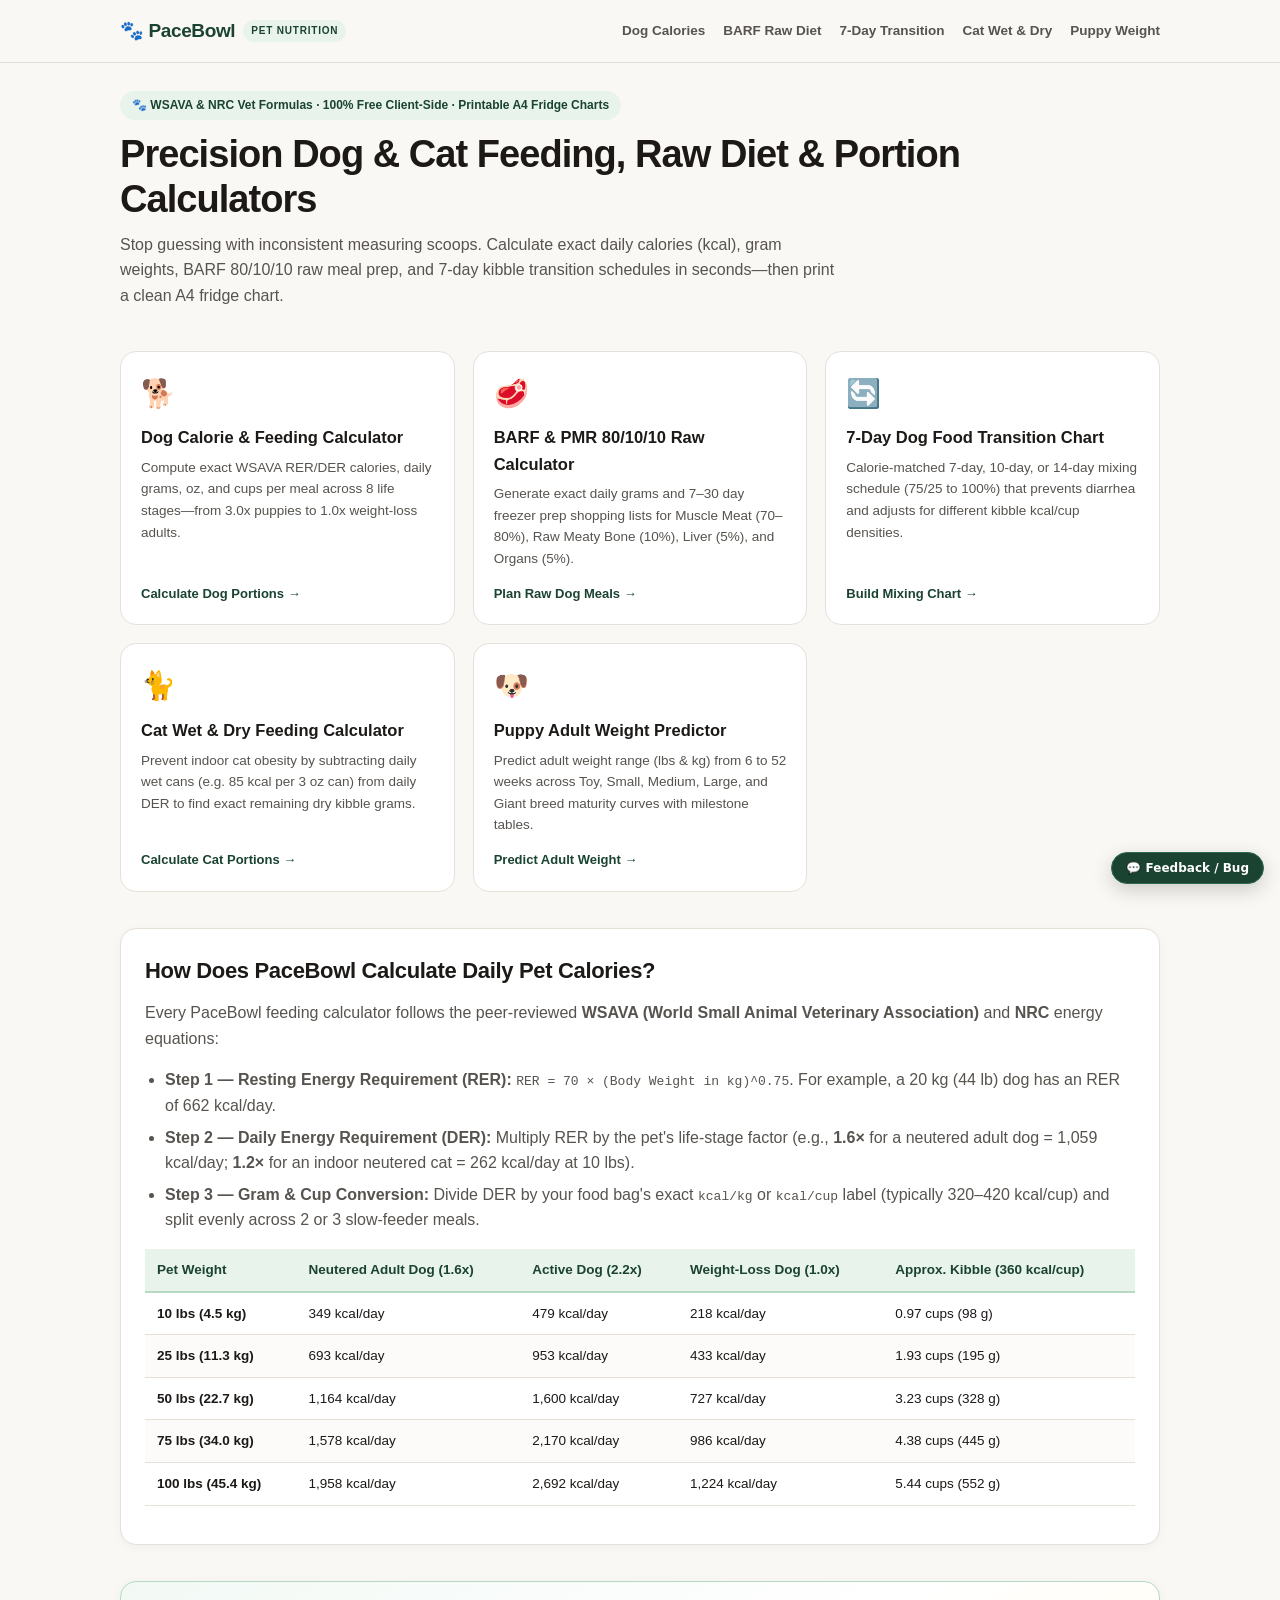
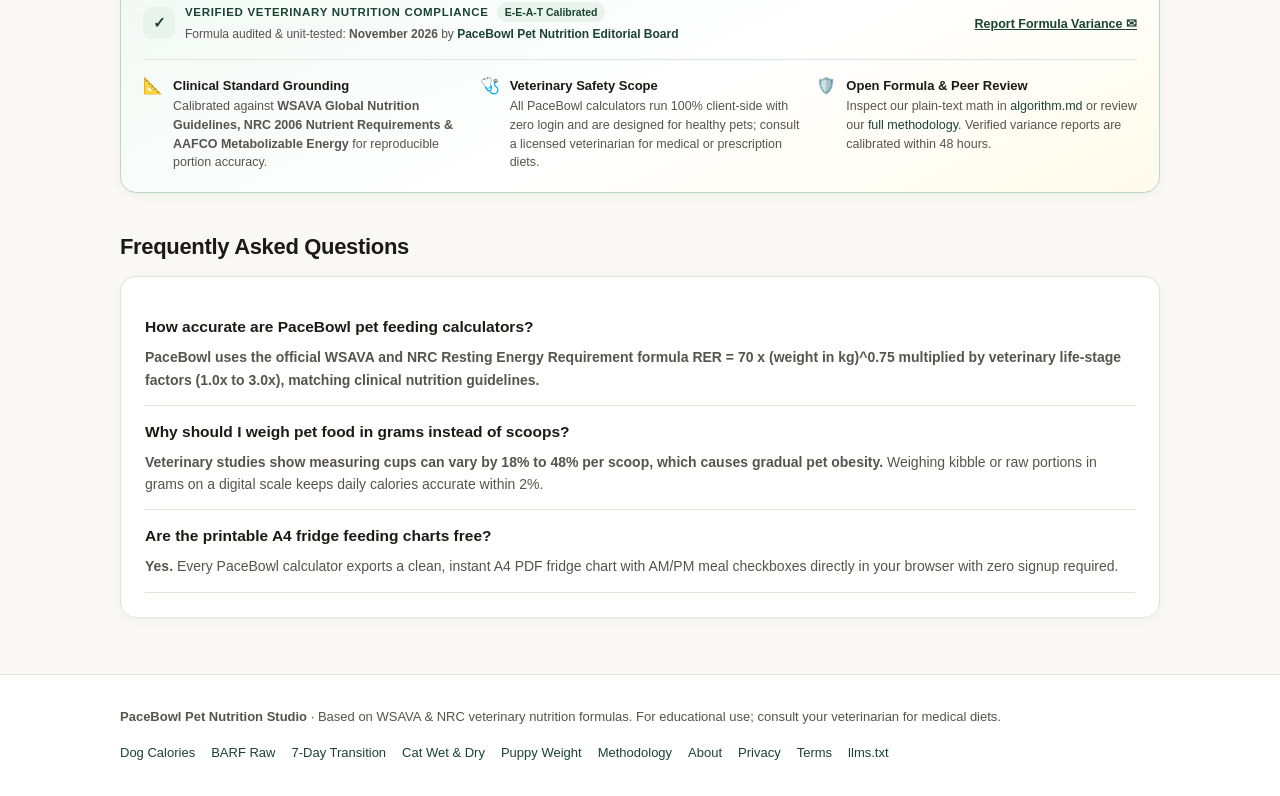
<file: index.html>
<!DOCTYPE html>
<html lang="en">
<head>
  <meta charset="UTF-8">
  <meta name="viewport" content="width=device-width, initial-scale=1.0">
  <title>PaceBowl — Free Dog & Cat Feeding & Diet Calculators</title>
  <meta name="description" content="Free veterinary-standard dog calorie, BARF 80/10/10 raw diet, 7-day food transition, cat wet/dry, and puppy weight calculators with printable A4 fridge charts.">
  <meta name="keywords" content="dog calorie calculator, pet feeding calculator, BARF raw dog food calculator, cat calorie calculator, dog food transition chart, pacebowl">
  <meta name="robots" content="index, follow, max-image-preview:large, max-snippet:-1, max-video-preview:-1">
  <link rel="canonical" href="https://pacebowl.com/">
  <link rel="alternate" type="application/json" href="https://pacebowl.com/.well-known/agent-skills/index.json" title="Agent Skills Index">
  <link rel="icon" type="image/svg+xml" href="/favicon.svg">
  <link rel="alternate icon" type="image/x-icon" href="/favicon.ico">
  <link rel="apple-touch-icon" sizes="180x180" href="/apple-touch-icon.png">
  <link rel="manifest" href="/site.webmanifest">
  <meta name="author" content="PaceBowl Pet Nutrition Editorial Team">
  <meta property="og:image:alt" content="PaceBowl Pet Nutrition — Free Veterinary-Standard Dog & Cat Feeding Calculators">
  <meta name="theme-color" content="#1B4332">
  <meta name="google-site-verification" content="p_5pqOozjilh_Db2M0Owy5AQCZHdlvAVFpxQ-Asdxcs">

  <meta property="og:type" content="website">
  <meta property="og:site_name" content="PaceBowl Pet Nutrition">
  <meta property="og:title" content="PaceBowl — Free Dog & Cat Feeding & Diet Calculators">
  <meta property="og:description" content="Free veterinary-standard dog calorie, BARF 80/10/10 raw diet, 7-day food transition, cat wet/dry, and puppy weight calculators with printable A4 fridge charts.">
  <meta property="og:url" content="https://pacebowl.com/">
  <meta property="og:image" content="https://pacebowl.com/assets/og-pacebowl.png">
  <meta property="og:image:width" content="1200">
  <meta property="og:image:height" content="630">

  <meta name="twitter:card" content="summary_large_image">
  <meta name="twitter:title" content="PaceBowl — Free Dog & Cat Feeding & Diet Calculators">
  <meta name="twitter:description" content="Free veterinary-standard dog calorie, BARF 80/10/10 raw diet, 7-day food transition, cat wet/dry, and puppy weight calculators with printable A4 fridge charts.">
  <meta name="twitter:image" content="https://pacebowl.com/assets/og-pacebowl.png">

  <link rel="stylesheet" href="/assets/css/pacebowl.css">
  <script type="application/ld+json">
{
  "@context": "https://schema.org",
  "@graph": [
    {
      "@type": "Organization",
      "@id": "https://pacebowl.com/#organization",
      "name": "PaceBowl Pet Nutrition",
      "alternateName": "PaceBowl",
      "slogan": "Precision Pet Portion & Slow-Feeding Calculators.",
      "url": "https://pacebowl.com/",
      "description": "PaceBowl Pet Nutrition provides free, veterinary-standard dog and cat feeding, BARF/PMR raw diet, 7-day kibble transition, and puppy growth calculators based on WSAVA, NRC, and AAFCO guidelines, with instant printable A4 fridge charts.",
      "foundingDate": "2026",
      "inLanguage": "en-US",
      "areaServed": "Worldwide",
      "knowsAbout": [
        "WSAVA Global Nutrition Guidelines",
        "Resting Energy Requirement (RER) and Daily Energy Requirement (DER)",
        "BARF 70/10/5/5/7/2/1 and PMR 80/10/10 Raw Dog Food",
        "Canine and Feline Calorie Calculation",
        "7-Day Dog Food Transition Schedules",
        "Indoor Cat Wet and Dry Mixed Feeding",
        "Puppy Breed-Size Adult Weight Growth Curves",
        "Slow-Feeder Bowl Portion Sizing"
      ],
      "logo": {
        "@type": "ImageObject",
        "url": "https://pacebowl.com/assets/og-pacebowl.png",
        "width": 1200,
        "height": 630
      },
      "sameAs": [
        "https://github.com/fullofjoy",
        "https://www.wikidata.org/wiki/Q144",
        "https://www.wikidata.org/wiki/Q146",
        "https://www.wikidata.org/wiki/Q38404",
        "https://www.wikidata.org/wiki/Q170201"
      ],
      "contactPoint": [
        {
          "@type": "ContactPoint",
          "contactType": "editorial and formula verification",
          "url": "https://pacebowl.com/methodology/",
          "availableLanguage": [
            "en"
          ]
        }
      ]
    },
    {
      "@type": "WebSite",
      "@id": "https://pacebowl.com/#website",
      "url": "https://pacebowl.com/",
      "name": "PaceBowl Pet Nutrition",
      "dateModified": "2026-11-21",
      "publisher": {
        "@id": "https://pacebowl.com/#organization"
      }
    },
    {
      "@type": "FAQPage",
      "mainEntity": [
        {
          "@type": "Question",
          "name": "How accurate are PaceBowl pet feeding calculators?",
          "acceptedAnswer": {
            "@type": "Answer",
            "text": "PaceBowl uses the official WSAVA and NRC Resting Energy Requirement formula RER = 70 x (weight in kg)^0.75 multiplied by veterinary life-stage factors (1.0x to 3.0x), matching clinical nutrition guidelines."
          }
        },
        {
          "@type": "Question",
          "name": "Why should I weigh pet food in grams instead of scoops?",
          "acceptedAnswer": {
            "@type": "Answer",
            "text": "Veterinary studies show measuring cups can vary by 18% to 48% per scoop, which causes gradual pet obesity. Weighing kibble or raw portions in grams on a digital scale keeps daily calories accurate within 2%."
          }
        },
        {
          "@type": "Question",
          "name": "Are the printable A4 fridge feeding charts free?",
          "acceptedAnswer": {
            "@type": "Answer",
            "text": "Yes. Every PaceBowl calculator exports a clean, instant A4 PDF fridge chart with AM/PM meal checkboxes directly in your browser with zero signup required."
          }
        }
      ]
    }
  ]
}
  </script>
  <script>
  (function () {
    try {
      var p = new URLSearchParams(window.location.search).get('umami_ignore');
      if (p === '1') localStorage.setItem('umami.disabled', '1');
      else if (p === '0') localStorage.removeItem('umami.disabled');
    } catch (e) {}
    window.__matrixUmamiBeforeSend = function (type, payload) {
      try {
        if (localStorage.getItem('umami.disabled') === '1') return false;
        if (navigator.webdriver) return false;
        if (/HeadlessChrome|Playwright|Puppeteer/i.test(navigator.userAgent || '')) return false;
        var h = window.location.hostname || '';
        if (h === 'localhost' || h === '127.0.0.1' || /\.(pages\.dev|workers\.dev|instabox\.tech)$/i.test(h)) return false;
      } catch (e) {}
      return payload;
    };
  })();
  </script>
  <script defer src="https://umami-ruby-alpha-96.vercel.app/script.js" data-website-id="260de255-2ac2-4a9b-a17d-e4aec78f9ab1" data-domains="pacebowl.com,www.pacebowl.com" data-before-send="__matrixUmamiBeforeSend"></script>
  <script defer src="/assets/js/pacebowl-math.js"></script>
  <script defer src="/assets/js/pacebowl-pdf.js"></script>
  <script defer src="/assets/js/pacebowl-feedback.js"></script>
</head>
<body>
  <header class="pb-header">
    <div class="pb-container pb-nav-inner">
      <a href="/" class="pb-logo">
        <span>🐾 PaceBowl</span>
        <span class="pb-logo-badge">Pet Nutrition</span>
      </a>
      <nav class="pb-nav-links" aria-label="Primary Pet Calculators">
        <a href="/tools/dog-calorie-feeding-calculator/" class="">Dog Calories</a>
        <a href="/tools/barf-raw-dog-food-calculator/" class="">BARF Raw Diet</a>
        <a href="/tools/dog-food-transition-calculator/" class="">7-Day Transition</a>
        <a href="/tools/cat-calorie-feeding-calculator/" class="">Cat Wet & Dry</a>
        <a href="/tools/puppy-adult-weight-calculator/" class="">Puppy Weight</a>
      </nav>
    </div>
  </header>

  <main class="pb-container">

    <section class="pb-hero">
      <div class="pb-pill">🐾 WSAVA &amp; NRC Vet Formulas · 100% Free Client-Side · Printable A4 Fridge Charts</div>
      <h1>Precision Dog &amp; Cat Feeding, Raw Diet &amp; Portion Calculators</h1>
      <p>Stop guessing with inconsistent measuring scoops. Calculate exact daily calories (kcal), gram weights, BARF 80/10/10 raw meal prep, and 7-day kibble transition schedules in seconds—then print a clean A4 fridge chart.</p>
    </section>

    <section class="pb-section" style="margin-top:8px;">
      <div class="pb-tools-grid">
        <a href="/tools/dog-calorie-feeding-calculator/" class="pb-tool-card">
          <div>
            <div style="font-size:28px;">🐕</div>
            <h3>Dog Calorie &amp; Feeding Calculator</h3>
            <p>Compute exact WSAVA RER/DER calories, daily grams, oz, and cups per meal across 8 life stages—from 3.0x puppies to 1.0x weight-loss adults.</p>
          </div>
          <span class="pb-tool-cta">Calculate Dog Portions &rarr;</span>
        </a>
        <a href="/tools/barf-raw-dog-food-calculator/" class="pb-tool-card">
          <div>
            <div style="font-size:28px;">🥩</div>
            <h3>BARF &amp; PMR 80/10/10 Raw Calculator</h3>
            <p>Generate exact daily grams and 7–30 day freezer prep shopping lists for Muscle Meat (70–80%), Raw Meaty Bone (10%), Liver (5%), and Organs (5%).</p>
          </div>
          <span class="pb-tool-cta">Plan Raw Dog Meals &rarr;</span>
        </a>
        <a href="/tools/dog-food-transition-calculator/" class="pb-tool-card">
          <div>
            <div style="font-size:28px;">🔄</div>
            <h3>7-Day Dog Food Transition Chart</h3>
            <p>Calorie-matched 7-day, 10-day, or 14-day mixing schedule (75/25 to 100%) that prevents diarrhea and adjusts for different kibble kcal/cup densities.</p>
          </div>
          <span class="pb-tool-cta">Build Mixing Chart &rarr;</span>
        </a>
        <a href="/tools/cat-calorie-feeding-calculator/" class="pb-tool-card">
          <div>
            <div style="font-size:28px;">🐈</div>
            <h3>Cat Wet &amp; Dry Feeding Calculator</h3>
            <p>Prevent indoor cat obesity by subtracting daily wet cans (e.g. 85 kcal per 3 oz can) from daily DER to find exact remaining dry kibble grams.</p>
          </div>
          <span class="pb-tool-cta">Calculate Cat Portions &rarr;</span>
        </a>
        <a href="/tools/puppy-adult-weight-calculator/" class="pb-tool-card">
          <div>
            <div style="font-size:28px;">🐶</div>
            <h3>Puppy Adult Weight Predictor</h3>
            <p>Predict adult weight range (lbs &amp; kg) from 6 to 52 weeks across Toy, Small, Medium, Large, and Giant breed maturity curves with milestone tables.</p>
          </div>
          <span class="pb-tool-cta">Predict Adult Weight &rarr;</span>
        </a>
      </div>
    </section>

    <section class="pb-section">
      <div class="pb-card">
        <h2>How Does PaceBowl Calculate Daily Pet Calories?</h2>
        <p>Every PaceBowl feeding calculator follows the peer-reviewed <strong>WSAVA (World Small Animal Veterinary Association)</strong> and <strong>NRC</strong> energy equations:</p>
        <ul>
          <li><strong>Step 1 — Resting Energy Requirement (RER):</strong> <code>RER = 70 × (Body Weight in kg)^0.75</code>. For example, a 20 kg (44 lb) dog has an RER of 662 kcal/day.</li>
          <li><strong>Step 2 — Daily Energy Requirement (DER):</strong> Multiply RER by the pet's life-stage factor (e.g., <strong>1.6×</strong> for a neutered adult dog = 1,059 kcal/day; <strong>1.2×</strong> for an indoor neutered cat = 262 kcal/day at 10 lbs).</li>
          <li><strong>Step 3 — Gram &amp; Cup Conversion:</strong> Divide DER by your food bag's exact <code>kcal/kg</code> or <code>kcal/cup</code> label (typically 320–420 kcal/cup) and split evenly across 2 or 3 slow-feeder meals.</li>
        </ul>
        <div class="pb-table-wrap">
          <table class="pb-table">
            <thead>
              <tr><th>Pet Weight</th><th>Neutered Adult Dog (1.6x)</th><th>Active Dog (2.2x)</th><th>Weight-Loss Dog (1.0x)</th><th>Approx. Kibble (360 kcal/cup)</th></tr>
            </thead>
            <tbody>
              <tr><td><strong>10 lbs (4.5 kg)</strong></td><td>349 kcal/day</td><td>479 kcal/day</td><td>218 kcal/day</td><td>0.97 cups (98 g)</td></tr>
              <tr><td><strong>25 lbs (11.3 kg)</strong></td><td>693 kcal/day</td><td>953 kcal/day</td><td>433 kcal/day</td><td>1.93 cups (195 g)</td></tr>
              <tr><td><strong>50 lbs (22.7 kg)</strong></td><td>1,164 kcal/day</td><td>1,600 kcal/day</td><td>727 kcal/day</td><td>3.23 cups (328 g)</td></tr>
              <tr><td><strong>75 lbs (34.0 kg)</strong></td><td>1,578 kcal/day</td><td>2,170 kcal/day</td><td>986 kcal/day</td><td>4.38 cups (445 g)</td></tr>
              <tr><td><strong>100 lbs (45.4 kg)</strong></td><td>1,958 kcal/day</td><td>2,692 kcal/day</td><td>1,224 kcal/day</td><td>5.44 cups (552 g)</td></tr>
            </tbody>
          </table>
        </div>
      </div>
    </section>

    
    <aside class="pb-eeat" aria-label="Veterinary Standards Verification and E-E-A-T Notice">
      <div class="pb-eeat-head">
        <div class="pb-eeat-title-wrap">
          <div class="pb-eeat-check" aria-hidden="true">✓</div>
          <div>
            <div class="pb-eeat-badges">
              <span class="pb-eeat-kicker">Verified Veterinary Nutrition Compliance</span>
              <span class="pb-eeat-pill">E-E-A-T Calibrated</span>
            </div>
            <p class="pb-eeat-meta">Formula audited &amp; unit-tested: <strong>November 2026</strong> by <a href="/methodology/"><strong>PaceBowl Pet Nutrition Editorial Board</strong></a></p>
          </div>
        </div>
        <div>
          <button type="button" class="pb-eeat-action" onclick="var b=document.getElementById('pb-fb-trigger');if(b)b.click();">Report Formula Variance ✉</button>
        </div>
      </div>
      <div class="pb-eeat-grid">
        <div class="pb-eeat-item">
          <span class="pb-eeat-icon" aria-hidden="true">📐</span>
          <div>
            <strong>Clinical Standard Grounding</strong>
            <span>Calibrated against <b>WSAVA Global Nutrition Guidelines, NRC 2006 Nutrient Requirements & AAFCO Metabolizable Energy</b> for reproducible portion accuracy.</span>
          </div>
        </div>
        <div class="pb-eeat-item">
          <span class="pb-eeat-icon" aria-hidden="true">🩺</span>
          <div>
            <strong>Veterinary Safety Scope</strong>
            <span>All PaceBowl calculators run 100% client-side with zero login and are designed for healthy pets; consult a licensed veterinarian for medical or prescription diets.</span>
          </div>
        </div>
        <div class="pb-eeat-item">
          <span class="pb-eeat-icon" aria-hidden="true">🛡️</span>
          <div>
            <strong>Open Formula &amp; Peer Review</strong>
            <span>Inspect our plain-text math in <a href="/tools/dog-calorie-feeding-calculator/algorithm.md">algorithm.md</a> or review our <a href="/methodology/">full methodology</a>. Verified variance reports are calibrated within 48 hours.</span>
          </div>
        </div>
      </div>
    </aside>

    <section class="pb-section">
      <h2>Frequently Asked Questions</h2>
      <div class="pb-card">
        <div class="pb-faq-item"><h3>How accurate are PaceBowl pet feeding calculators?</h3><p><strong>PaceBowl uses the official WSAVA and NRC Resting Energy Requirement formula RER = 70 x (weight in kg)^0.75 multiplied by veterinary life-stage factors (1.0x to 3.0x), matching clinical nutrition guidelines.</strong></p></div><div class="pb-faq-item"><h3>Why should I weigh pet food in grams instead of scoops?</h3><p><strong>Veterinary studies show measuring cups can vary by 18% to 48% per scoop, which causes gradual pet obesity.</strong> Weighing kibble or raw portions in grams on a digital scale keeps daily calories accurate within 2%.</p></div><div class="pb-faq-item"><h3>Are the printable A4 fridge feeding charts free?</h3><p><strong>Yes.</strong> Every PaceBowl calculator exports a clean, instant A4 PDF fridge chart with AM/PM meal checkboxes directly in your browser with zero signup required.</p></div>
      </div>
    </section>
  </main>

  <footer class="pb-footer">
    <div class="pb-container pb-footer-inner">
      <div>
        <strong>PaceBowl Pet Nutrition Studio</strong> · Based on WSAVA &amp; NRC veterinary nutrition formulas. For educational use; consult your veterinarian for medical diets.
      </div>
      <div class="pb-footer-links">
        <a href="/tools/dog-calorie-feeding-calculator/">Dog Calories</a>
        <a href="/tools/barf-raw-dog-food-calculator/">BARF Raw</a>
        <a href="/tools/dog-food-transition-calculator/">7-Day Transition</a>
        <a href="/tools/cat-calorie-feeding-calculator/">Cat Wet &amp; Dry</a>
        <a href="/tools/puppy-adult-weight-calculator/">Puppy Weight</a>
        <a href="/methodology/">Methodology</a>
        <a href="/about/">About</a>
        <a href="/privacy/">Privacy</a>
        <a href="/terms/">Terms</a>
        <a href="/llms.txt">llms.txt</a>
      </div>
    </div>
  </footer>
  
</body>
</html>
</file>
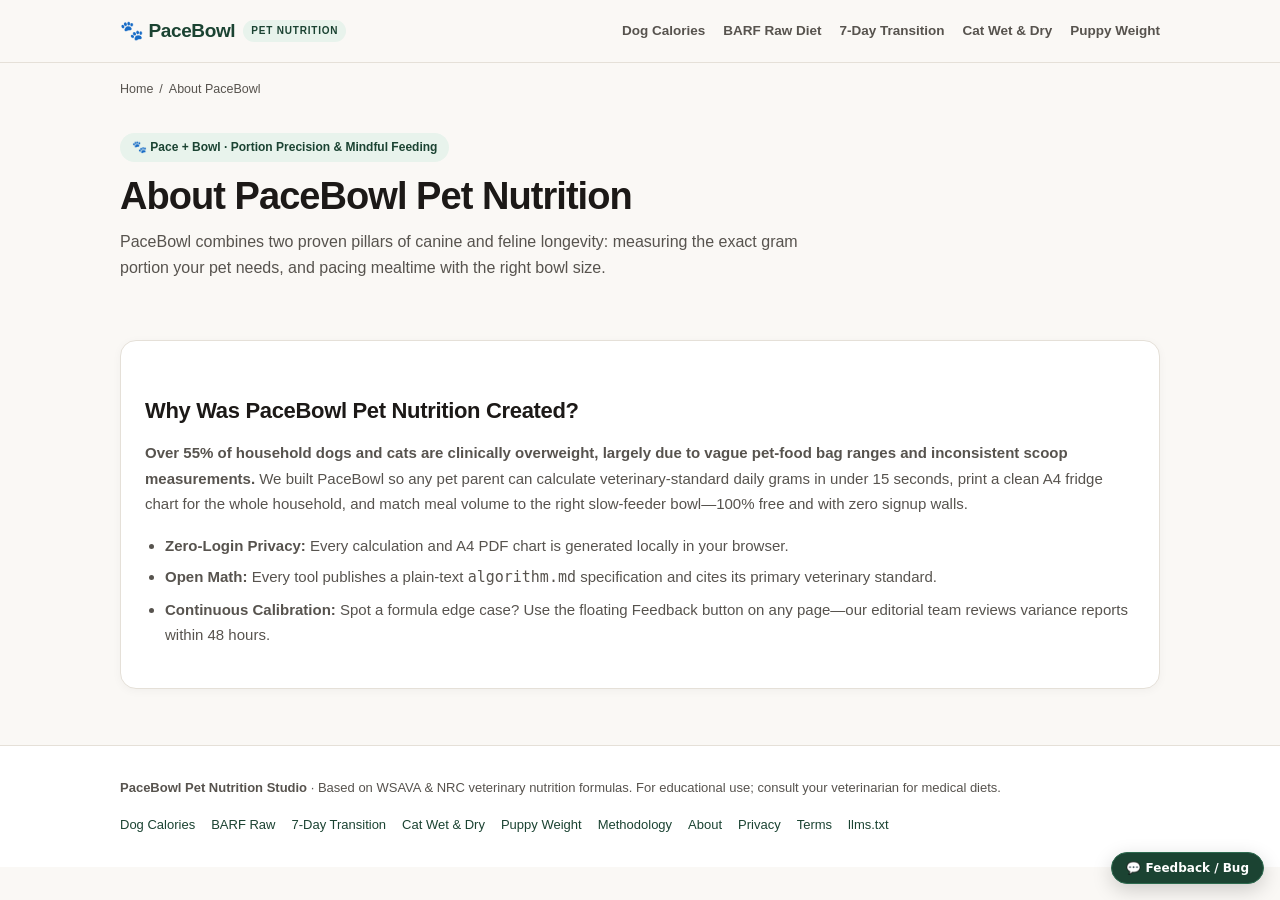
<file: about/index.html>
<!DOCTYPE html>
<html lang="en">
<head>
  <meta charset="UTF-8">
  <meta name="viewport" content="width=device-width, initial-scale=1.0">
  <title>About PaceBowl Pet Nutrition — Precision Portion Calculators</title>
  <meta name="description" content="Learn why PaceBowl builds free, zero-login veterinary-standard dog and cat feeding calculators, printable A4 fridge charts, and slow-feeding portion guides.">
  <meta name="keywords" content="about PaceBowl, pet nutrition calculators, slow feeder bowl sizing, dog portion precision, veterinary feeding tools">
  <meta name="robots" content="index, follow, max-image-preview:large, max-snippet:-1, max-video-preview:-1">
  <link rel="canonical" href="https://pacebowl.com/about/">
  <link rel="alternate" type="application/json" href="https://pacebowl.com/.well-known/agent-skills/index.json" title="Agent Skills Index">
  <link rel="icon" type="image/svg+xml" href="/favicon.svg">
  <link rel="alternate icon" type="image/x-icon" href="/favicon.ico">
  <link rel="apple-touch-icon" sizes="180x180" href="/apple-touch-icon.png">
  <link rel="manifest" href="/site.webmanifest">
  <meta name="author" content="PaceBowl Pet Nutrition Editorial Team">
  <meta property="og:image:alt" content="PaceBowl Pet Nutrition — Veterinary-Standard Dog & Cat Feeding Calculators">
  <meta name="theme-color" content="#1B4332">
  <meta name="google-site-verification" content="p_5pqOozjilh_Db2M0Owy5AQCZHdlvAVFpxQ-Asdxcs">

  <meta property="og:type" content="website">
  <meta property="og:site_name" content="PaceBowl Pet Nutrition">
  <meta property="og:title" content="About PaceBowl Pet Nutrition — Precision Portion Calculators">
  <meta property="og:description" content="Learn why PaceBowl builds free, zero-login veterinary-standard dog and cat feeding calculators, printable A4 fridge charts, and slow-feeding portion guides.">
  <meta property="og:url" content="https://pacebowl.com/about/">
  <meta property="og:image" content="https://pacebowl.com/assets/og-pacebowl.png">
  <meta property="og:image:width" content="1200">
  <meta property="og:image:height" content="630">

  <meta name="twitter:card" content="summary_large_image">
  <meta name="twitter:title" content="About PaceBowl Pet Nutrition — Precision Portion Calculators">
  <meta name="twitter:description" content="Learn why PaceBowl builds free, zero-login veterinary-standard dog and cat feeding calculators, printable A4 fridge charts, and slow-feeding portion guides.">
  <meta name="twitter:image" content="https://pacebowl.com/assets/og-pacebowl.png">

  <link rel="stylesheet" href="/assets/css/pacebowl.css">
  <script type="application/ld+json">
{
  "@context": "https://schema.org",
  "@graph": [
    {
      "@type": "Organization",
      "@id": "https://pacebowl.com/#organization",
      "name": "PaceBowl Pet Nutrition",
      "alternateName": "PaceBowl",
      "slogan": "Precision Pet Portion & Slow-Feeding Calculators.",
      "url": "https://pacebowl.com/",
      "description": "PaceBowl Pet Nutrition provides free, veterinary-standard dog and cat feeding, BARF/PMR raw diet, 7-day kibble transition, and puppy growth calculators based on WSAVA, NRC, and AAFCO guidelines, with instant printable A4 fridge charts.",
      "foundingDate": "2026",
      "inLanguage": "en-US",
      "areaServed": "Worldwide",
      "knowsAbout": [
        "WSAVA Global Nutrition Guidelines",
        "Resting Energy Requirement (RER) and Daily Energy Requirement (DER)",
        "BARF 70/10/5/5/7/2/1 and PMR 80/10/10 Raw Dog Food",
        "Canine and Feline Calorie Calculation",
        "7-Day Dog Food Transition Schedules",
        "Indoor Cat Wet and Dry Mixed Feeding",
        "Puppy Breed-Size Adult Weight Growth Curves",
        "Slow-Feeder Bowl Portion Sizing"
      ],
      "logo": {
        "@type": "ImageObject",
        "url": "https://pacebowl.com/assets/og-pacebowl.png",
        "width": 1200,
        "height": 630
      },
      "sameAs": [
        "https://github.com/fullofjoy",
        "https://www.wikidata.org/wiki/Q144",
        "https://www.wikidata.org/wiki/Q146",
        "https://www.wikidata.org/wiki/Q38404",
        "https://www.wikidata.org/wiki/Q170201"
      ],
      "contactPoint": [
        {
          "@type": "ContactPoint",
          "contactType": "editorial and formula verification",
          "url": "https://pacebowl.com/methodology/",
          "availableLanguage": [
            "en"
          ]
        }
      ]
    },
    {
      "@type": "WebPage",
      "@id": "https://pacebowl.com/about/#webpage",
      "url": "https://pacebowl.com/about/",
      "name": "About PaceBowl Pet Nutrition — Precision Portion Calculators",
      "description": "Learn why PaceBowl builds free, zero-login veterinary-standard dog and cat feeding calculators, printable A4 fridge charts, and slow-feeding portion guides.",
      "dateModified": "2026-11-21",
      "isPartOf": {
        "@id": "https://pacebowl.com/#website"
      },
      "publisher": {
        "@id": "https://pacebowl.com/#organization"
      }
    },
    {
      "@type": "BreadcrumbList",
      "itemListElement": [
        {
          "@type": "ListItem",
          "position": 1,
          "name": "Home",
          "item": "https://pacebowl.com/"
        },
        {
          "@type": "ListItem",
          "position": 2,
          "name": "About PaceBowl Pet Nutrition — Precision Portion Calculators",
          "item": "https://pacebowl.com/about/"
        }
      ]
    }
  ]
}
  </script>
  <script>
  (function () {
    try {
      var p = new URLSearchParams(window.location.search).get('umami_ignore');
      if (p === '1') localStorage.setItem('umami.disabled', '1');
      else if (p === '0') localStorage.removeItem('umami.disabled');
    } catch (e) {}
    window.__matrixUmamiBeforeSend = function (type, payload) {
      try {
        if (localStorage.getItem('umami.disabled') === '1') return false;
        if (navigator.webdriver) return false;
        if (/HeadlessChrome|Playwright|Puppeteer/i.test(navigator.userAgent || '')) return false;
        var h = window.location.hostname || '';
        if (h === 'localhost' || h === '127.0.0.1' || /\.(pages\.dev|workers\.dev|instabox\.tech)$/i.test(h)) return false;
      } catch (e) {}
      return payload;
    };
  })();
  </script>
  <script defer src="https://umami-ruby-alpha-96.vercel.app/script.js" data-website-id="260de255-2ac2-4a9b-a17d-e4aec78f9ab1" data-domains="pacebowl.com,www.pacebowl.com" data-before-send="__matrixUmamiBeforeSend"></script>
  <script defer src="/assets/js/pacebowl-math.js"></script>
  <script defer src="/assets/js/pacebowl-pdf.js"></script>
  <script defer src="/assets/js/pacebowl-feedback.js"></script>
</head>
<body>
  <header class="pb-header">
    <div class="pb-container pb-nav-inner">
      <a href="/" class="pb-logo">
        <span>🐾 PaceBowl</span>
        <span class="pb-logo-badge">Pet Nutrition</span>
      </a>
      <nav class="pb-nav-links" aria-label="Primary Pet Calculators">
        <a href="/tools/dog-calorie-feeding-calculator/" class="">Dog Calories</a>
        <a href="/tools/barf-raw-dog-food-calculator/" class="">BARF Raw Diet</a>
        <a href="/tools/dog-food-transition-calculator/" class="">7-Day Transition</a>
        <a href="/tools/cat-calorie-feeding-calculator/" class="">Cat Wet & Dry</a>
        <a href="/tools/puppy-adult-weight-calculator/" class="">Puppy Weight</a>
      </nav>
    </div>
  </header>

  <main class="pb-container">

            <nav class="pb-crumb" aria-label="Breadcrumb"><a href="/">Home</a> <span>/</span> <span>About PaceBowl</span></nav>
            <section class="pb-hero">
              <div class="pb-pill">🐾 Pace + Bowl · Portion Precision &amp; Mindful Feeding</div>
              <h1>About PaceBowl Pet Nutrition</h1>
              <p>PaceBowl combines two proven pillars of canine and feline longevity: measuring the exact gram portion your pet needs, and pacing mealtime with the right bowl size.</p>
            </section>
            <section class="pb-section pb-prose">
              <div class="pb-card">
                <h2>Why Was PaceBowl Pet Nutrition Created?</h2>
                <p><strong>Over 55% of household dogs and cats are clinically overweight, largely due to vague pet-food bag ranges and inconsistent scoop measurements.</strong> We built PaceBowl so any pet parent can calculate veterinary-standard daily grams in under 15 seconds, print a clean A4 fridge chart for the whole household, and match meal volume to the right slow-feeder bowl—100% free and with zero signup walls.</p>
                <ul>
                  <li><strong>Zero-Login Privacy:</strong> Every calculation and A4 PDF chart is generated locally in your browser.</li>
                  <li><strong>Open Math:</strong> Every tool publishes a plain-text <code>algorithm.md</code> specification and cites its primary veterinary standard.</li>
                  <li><strong>Continuous Calibration:</strong> Spot a formula edge case? Use the floating Feedback button on any page—our editorial team reviews variance reports within 48 hours.</li>
                </ul>
              </div>
            </section>
  </main>

  <footer class="pb-footer">
    <div class="pb-container pb-footer-inner">
      <div>
        <strong>PaceBowl Pet Nutrition Studio</strong> · Based on WSAVA &amp; NRC veterinary nutrition formulas. For educational use; consult your veterinarian for medical diets.
      </div>
      <div class="pb-footer-links">
        <a href="/tools/dog-calorie-feeding-calculator/">Dog Calories</a>
        <a href="/tools/barf-raw-dog-food-calculator/">BARF Raw</a>
        <a href="/tools/dog-food-transition-calculator/">7-Day Transition</a>
        <a href="/tools/cat-calorie-feeding-calculator/">Cat Wet &amp; Dry</a>
        <a href="/tools/puppy-adult-weight-calculator/">Puppy Weight</a>
        <a href="/methodology/">Methodology</a>
        <a href="/about/">About</a>
        <a href="/privacy/">Privacy</a>
        <a href="/terms/">Terms</a>
        <a href="/llms.txt">llms.txt</a>
      </div>
    </div>
  </footer>
  
</body>
</html>
</file>
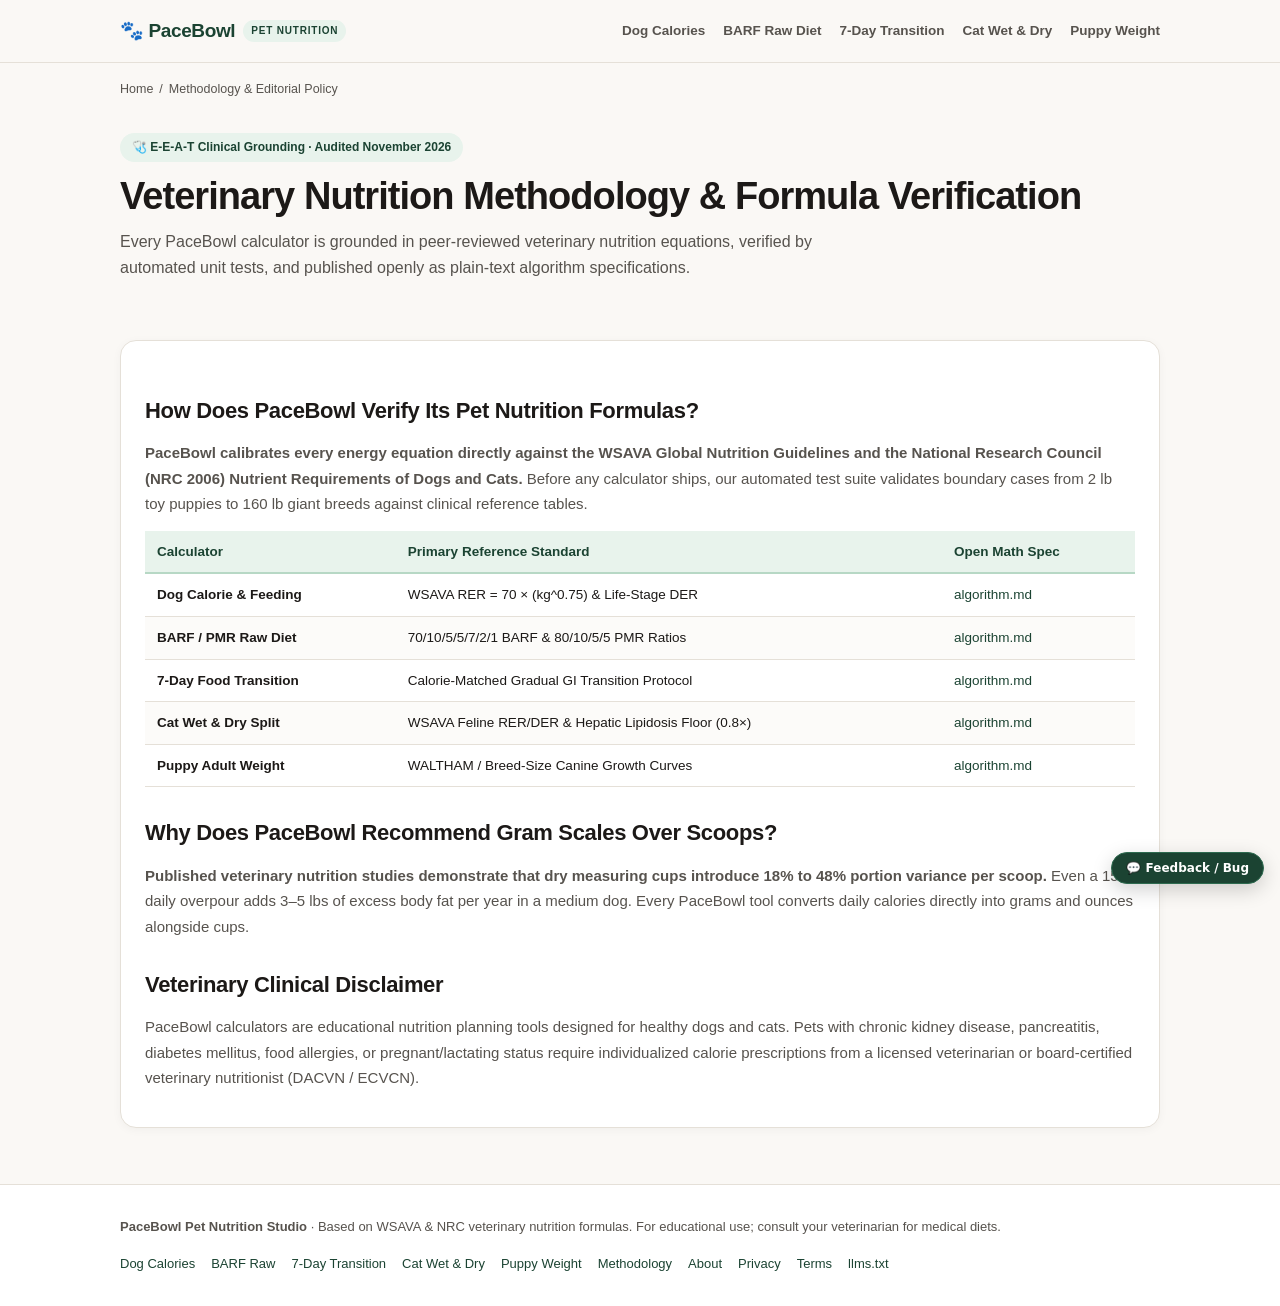
<file: methodology/index.html>
<!DOCTYPE html>
<html lang="en">
<head>
  <meta charset="UTF-8">
  <meta name="viewport" content="width=device-width, initial-scale=1.0">
  <title>Veterinary Nutrition Methodology & Formula Audit | PaceBowl</title>
  <meta name="description" content="How PaceBowl calibrates dog and cat calorie, BARF 80/10/10, and food transition formulas against WSAVA, NRC 2006, and AAFCO veterinary nutrition standards.">
  <meta name="keywords" content="WSAVA RER formula, NRC pet nutrition methodology, dog calorie calculation audit, BARF raw feeding verification, PaceBowl editorial policy">
  <meta name="robots" content="index, follow, max-image-preview:large, max-snippet:-1, max-video-preview:-1">
  <link rel="canonical" href="https://pacebowl.com/methodology/">
  <link rel="alternate" type="application/json" href="https://pacebowl.com/.well-known/agent-skills/index.json" title="Agent Skills Index">
  <link rel="icon" type="image/svg+xml" href="/favicon.svg">
  <link rel="alternate icon" type="image/x-icon" href="/favicon.ico">
  <link rel="apple-touch-icon" sizes="180x180" href="/apple-touch-icon.png">
  <link rel="manifest" href="/site.webmanifest">
  <meta name="author" content="PaceBowl Pet Nutrition Editorial Team">
  <meta property="og:image:alt" content="PaceBowl Pet Nutrition — Veterinary-Standard Dog & Cat Feeding Calculators">
  <meta name="theme-color" content="#1B4332">
  <meta name="google-site-verification" content="p_5pqOozjilh_Db2M0Owy5AQCZHdlvAVFpxQ-Asdxcs">

  <meta property="og:type" content="website">
  <meta property="og:site_name" content="PaceBowl Pet Nutrition">
  <meta property="og:title" content="Veterinary Nutrition Methodology & Formula Audit | PaceBowl">
  <meta property="og:description" content="How PaceBowl calibrates dog and cat calorie, BARF 80/10/10, and food transition formulas against WSAVA, NRC 2006, and AAFCO veterinary nutrition standards.">
  <meta property="og:url" content="https://pacebowl.com/methodology/">
  <meta property="og:image" content="https://pacebowl.com/assets/og-pacebowl.png">
  <meta property="og:image:width" content="1200">
  <meta property="og:image:height" content="630">

  <meta name="twitter:card" content="summary_large_image">
  <meta name="twitter:title" content="Veterinary Nutrition Methodology & Formula Audit | PaceBowl">
  <meta name="twitter:description" content="How PaceBowl calibrates dog and cat calorie, BARF 80/10/10, and food transition formulas against WSAVA, NRC 2006, and AAFCO veterinary nutrition standards.">
  <meta name="twitter:image" content="https://pacebowl.com/assets/og-pacebowl.png">

  <link rel="stylesheet" href="/assets/css/pacebowl.css">
  <script type="application/ld+json">
{
  "@context": "https://schema.org",
  "@graph": [
    {
      "@type": "Organization",
      "@id": "https://pacebowl.com/#organization",
      "name": "PaceBowl Pet Nutrition",
      "alternateName": "PaceBowl",
      "slogan": "Precision Pet Portion & Slow-Feeding Calculators.",
      "url": "https://pacebowl.com/",
      "description": "PaceBowl Pet Nutrition provides free, veterinary-standard dog and cat feeding, BARF/PMR raw diet, 7-day kibble transition, and puppy growth calculators based on WSAVA, NRC, and AAFCO guidelines, with instant printable A4 fridge charts.",
      "foundingDate": "2026",
      "inLanguage": "en-US",
      "areaServed": "Worldwide",
      "knowsAbout": [
        "WSAVA Global Nutrition Guidelines",
        "Resting Energy Requirement (RER) and Daily Energy Requirement (DER)",
        "BARF 70/10/5/5/7/2/1 and PMR 80/10/10 Raw Dog Food",
        "Canine and Feline Calorie Calculation",
        "7-Day Dog Food Transition Schedules",
        "Indoor Cat Wet and Dry Mixed Feeding",
        "Puppy Breed-Size Adult Weight Growth Curves",
        "Slow-Feeder Bowl Portion Sizing"
      ],
      "logo": {
        "@type": "ImageObject",
        "url": "https://pacebowl.com/assets/og-pacebowl.png",
        "width": 1200,
        "height": 630
      },
      "sameAs": [
        "https://github.com/fullofjoy",
        "https://www.wikidata.org/wiki/Q144",
        "https://www.wikidata.org/wiki/Q146",
        "https://www.wikidata.org/wiki/Q38404",
        "https://www.wikidata.org/wiki/Q170201"
      ],
      "contactPoint": [
        {
          "@type": "ContactPoint",
          "contactType": "editorial and formula verification",
          "url": "https://pacebowl.com/methodology/",
          "availableLanguage": [
            "en"
          ]
        }
      ]
    },
    {
      "@type": "WebPage",
      "@id": "https://pacebowl.com/methodology/#webpage",
      "url": "https://pacebowl.com/methodology/",
      "name": "Veterinary Nutrition Methodology & Formula Audit | PaceBowl",
      "description": "How PaceBowl calibrates dog and cat calorie, BARF 80/10/10, and food transition formulas against WSAVA, NRC 2006, and AAFCO veterinary nutrition standards.",
      "dateModified": "2026-11-21",
      "isPartOf": {
        "@id": "https://pacebowl.com/#website"
      },
      "publisher": {
        "@id": "https://pacebowl.com/#organization"
      }
    },
    {
      "@type": "BreadcrumbList",
      "itemListElement": [
        {
          "@type": "ListItem",
          "position": 1,
          "name": "Home",
          "item": "https://pacebowl.com/"
        },
        {
          "@type": "ListItem",
          "position": 2,
          "name": "Veterinary Nutrition Methodology & Formula Audit",
          "item": "https://pacebowl.com/methodology/"
        }
      ]
    }
  ]
}
  </script>
  <script>
  (function () {
    try {
      var p = new URLSearchParams(window.location.search).get('umami_ignore');
      if (p === '1') localStorage.setItem('umami.disabled', '1');
      else if (p === '0') localStorage.removeItem('umami.disabled');
    } catch (e) {}
    window.__matrixUmamiBeforeSend = function (type, payload) {
      try {
        if (localStorage.getItem('umami.disabled') === '1') return false;
        if (navigator.webdriver) return false;
        if (/HeadlessChrome|Playwright|Puppeteer/i.test(navigator.userAgent || '')) return false;
        var h = window.location.hostname || '';
        if (h === 'localhost' || h === '127.0.0.1' || /\.(pages\.dev|workers\.dev|instabox\.tech)$/i.test(h)) return false;
      } catch (e) {}
      return payload;
    };
  })();
  </script>
  <script defer src="https://umami-ruby-alpha-96.vercel.app/script.js" data-website-id="260de255-2ac2-4a9b-a17d-e4aec78f9ab1" data-domains="pacebowl.com,www.pacebowl.com" data-before-send="__matrixUmamiBeforeSend"></script>
  <script defer src="/assets/js/pacebowl-math.js"></script>
  <script defer src="/assets/js/pacebowl-pdf.js"></script>
  <script defer src="/assets/js/pacebowl-feedback.js"></script>
</head>
<body>
  <header class="pb-header">
    <div class="pb-container pb-nav-inner">
      <a href="/" class="pb-logo">
        <span>🐾 PaceBowl</span>
        <span class="pb-logo-badge">Pet Nutrition</span>
      </a>
      <nav class="pb-nav-links" aria-label="Primary Pet Calculators">
        <a href="/tools/dog-calorie-feeding-calculator/" class="">Dog Calories</a>
        <a href="/tools/barf-raw-dog-food-calculator/" class="">BARF Raw Diet</a>
        <a href="/tools/dog-food-transition-calculator/" class="">7-Day Transition</a>
        <a href="/tools/cat-calorie-feeding-calculator/" class="">Cat Wet & Dry</a>
        <a href="/tools/puppy-adult-weight-calculator/" class="">Puppy Weight</a>
      </nav>
    </div>
  </header>

  <main class="pb-container">

            <nav class="pb-crumb" aria-label="Breadcrumb"><a href="/">Home</a> <span>/</span> <span>Methodology &amp; Editorial Policy</span></nav>
            <section class="pb-hero">
              <div class="pb-pill">🩺 E-E-A-T Clinical Grounding · Audited November 2026</div>
              <h1>Veterinary Nutrition Methodology &amp; Formula Verification</h1>
              <p>Every PaceBowl calculator is grounded in peer-reviewed veterinary nutrition equations, verified by automated unit tests, and published openly as plain-text algorithm specifications.</p>
            </section>
            <section class="pb-section pb-prose">
              <div class="pb-card">
                <h2>How Does PaceBowl Verify Its Pet Nutrition Formulas?</h2>
                <p><strong>PaceBowl calibrates every energy equation directly against the WSAVA Global Nutrition Guidelines and the National Research Council (NRC 2006) Nutrient Requirements of Dogs and Cats.</strong> Before any calculator ships, our automated test suite validates boundary cases from 2 lb toy puppies to 160 lb giant breeds against clinical reference tables.</p>
                <div class="pb-table-wrap">
                  <table class="pb-table">
                    <thead><tr><th>Calculator</th><th>Primary Reference Standard</th><th>Open Math Spec</th></tr></thead>
                    <tbody>
                      <tr><td><strong>Dog Calorie &amp; Feeding</strong></td><td>WSAVA RER = 70 × (kg^0.75) &amp; Life-Stage DER</td><td><a href="/tools/dog-calorie-feeding-calculator/algorithm.md">algorithm.md</a></td></tr>
                      <tr><td><strong>BARF / PMR Raw Diet</strong></td><td>70/10/5/5/7/2/1 BARF &amp; 80/10/5/5 PMR Ratios</td><td><a href="/tools/barf-raw-dog-food-calculator/algorithm.md">algorithm.md</a></td></tr>
                      <tr><td><strong>7-Day Food Transition</strong></td><td>Calorie-Matched Gradual GI Transition Protocol</td><td><a href="/tools/dog-food-transition-calculator/algorithm.md">algorithm.md</a></td></tr>
                      <tr><td><strong>Cat Wet &amp; Dry Split</strong></td><td>WSAVA Feline RER/DER &amp; Hepatic Lipidosis Floor (0.8×)</td><td><a href="/tools/cat-calorie-feeding-calculator/algorithm.md">algorithm.md</a></td></tr>
                      <tr><td><strong>Puppy Adult Weight</strong></td><td>WALTHAM / Breed-Size Canine Growth Curves</td><td><a href="/tools/puppy-adult-weight-calculator/algorithm.md">algorithm.md</a></td></tr>
                    </tbody>
                  </table>
                </div>
                <h2>Why Does PaceBowl Recommend Gram Scales Over Scoops?</h2>
                <p><strong>Published veterinary nutrition studies demonstrate that dry measuring cups introduce 18% to 48% portion variance per scoop.</strong> Even a 15% daily overpour adds 3–5 lbs of excess body fat per year in a medium dog. Every PaceBowl tool converts daily calories directly into grams and ounces alongside cups.</p>
                <h2>Veterinary Clinical Disclaimer</h2>
                <p>PaceBowl calculators are educational nutrition planning tools designed for healthy dogs and cats. Pets with chronic kidney disease, pancreatitis, diabetes mellitus, food allergies, or pregnant/lactating status require individualized calorie prescriptions from a licensed veterinarian or board-certified veterinary nutritionist (DACVN / ECVCN).</p>
              </div>
            </section>
  </main>

  <footer class="pb-footer">
    <div class="pb-container pb-footer-inner">
      <div>
        <strong>PaceBowl Pet Nutrition Studio</strong> · Based on WSAVA &amp; NRC veterinary nutrition formulas. For educational use; consult your veterinarian for medical diets.
      </div>
      <div class="pb-footer-links">
        <a href="/tools/dog-calorie-feeding-calculator/">Dog Calories</a>
        <a href="/tools/barf-raw-dog-food-calculator/">BARF Raw</a>
        <a href="/tools/dog-food-transition-calculator/">7-Day Transition</a>
        <a href="/tools/cat-calorie-feeding-calculator/">Cat Wet &amp; Dry</a>
        <a href="/tools/puppy-adult-weight-calculator/">Puppy Weight</a>
        <a href="/methodology/">Methodology</a>
        <a href="/about/">About</a>
        <a href="/privacy/">Privacy</a>
        <a href="/terms/">Terms</a>
        <a href="/llms.txt">llms.txt</a>
      </div>
    </div>
  </footer>
  
</body>
</html>
</file>
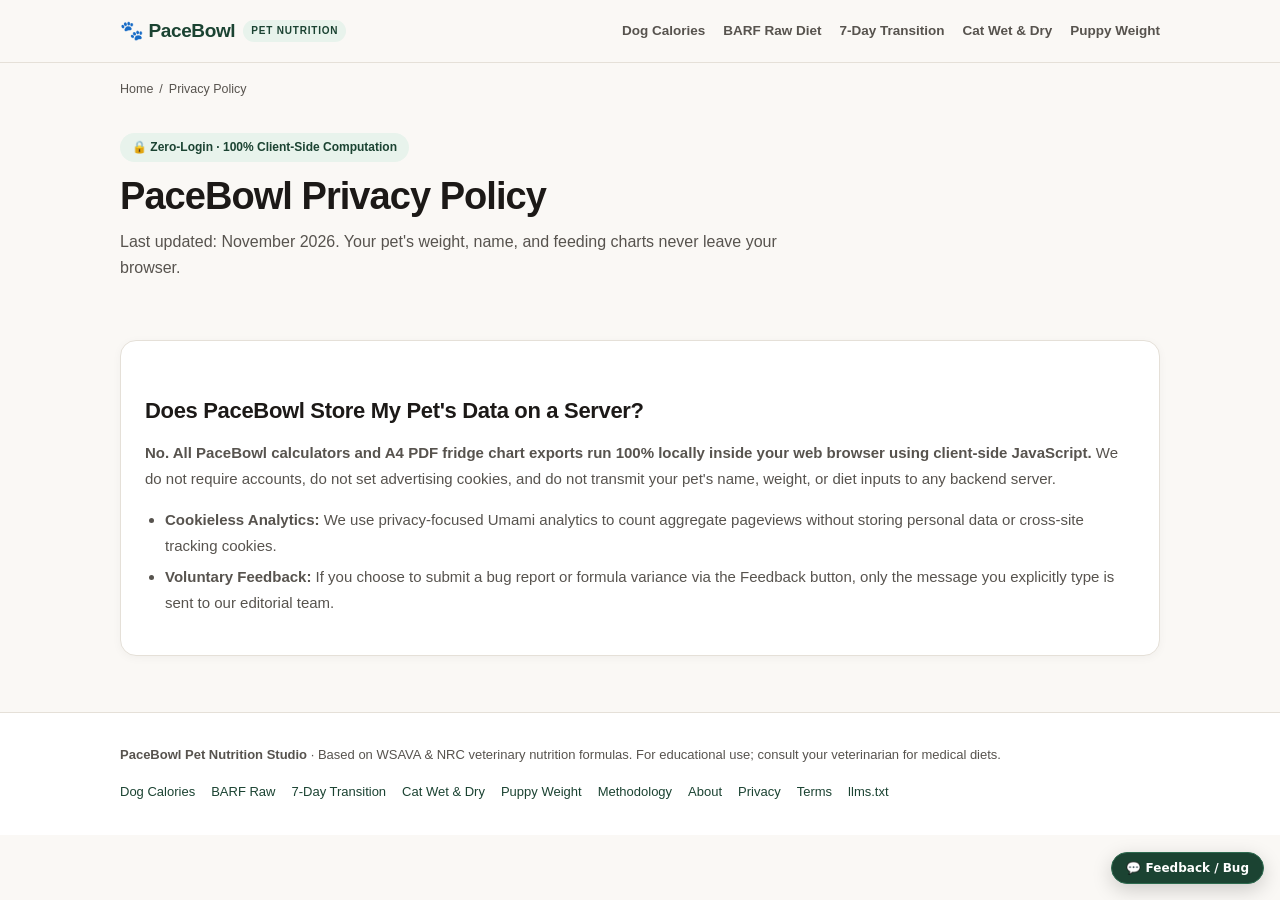
<file: privacy/index.html>
<!DOCTYPE html>
<html lang="en">
<head>
  <meta charset="UTF-8">
  <meta name="viewport" content="width=device-width, initial-scale=1.0">
  <title>Privacy Policy — 100% Client-Side Pet Calculators | PaceBowl</title>
  <meta name="description" content="PaceBowl Privacy Policy: zero accounts, 100% client-side pet feeding calculations and PDF exports, no pet data uploaded, and privacy-first cookieless analytics.">
  <meta name="keywords" content="PaceBowl privacy policy, client-side calculator privacy, cookieless analytics">
  <meta name="robots" content="index, follow, max-image-preview:large, max-snippet:-1, max-video-preview:-1">
  <link rel="canonical" href="https://pacebowl.com/privacy/">
  <link rel="alternate" type="application/json" href="https://pacebowl.com/.well-known/agent-skills/index.json" title="Agent Skills Index">
  <link rel="icon" type="image/svg+xml" href="/favicon.svg">
  <link rel="alternate icon" type="image/x-icon" href="/favicon.ico">
  <link rel="apple-touch-icon" sizes="180x180" href="/apple-touch-icon.png">
  <link rel="manifest" href="/site.webmanifest">
  <meta name="author" content="PaceBowl Pet Nutrition Editorial Team">
  <meta property="og:image:alt" content="PaceBowl Pet Nutrition — Veterinary-Standard Dog & Cat Feeding Calculators">
  <meta name="theme-color" content="#1B4332">
  <meta name="google-site-verification" content="p_5pqOozjilh_Db2M0Owy5AQCZHdlvAVFpxQ-Asdxcs">

  <meta property="og:type" content="website">
  <meta property="og:site_name" content="PaceBowl Pet Nutrition">
  <meta property="og:title" content="Privacy Policy — 100% Client-Side Pet Calculators | PaceBowl">
  <meta property="og:description" content="PaceBowl Privacy Policy: zero accounts, 100% client-side pet feeding calculations and PDF exports, no pet data uploaded, and privacy-first cookieless analytics.">
  <meta property="og:url" content="https://pacebowl.com/privacy/">
  <meta property="og:image" content="https://pacebowl.com/assets/og-pacebowl.png">
  <meta property="og:image:width" content="1200">
  <meta property="og:image:height" content="630">

  <meta name="twitter:card" content="summary_large_image">
  <meta name="twitter:title" content="Privacy Policy — 100% Client-Side Pet Calculators | PaceBowl">
  <meta name="twitter:description" content="PaceBowl Privacy Policy: zero accounts, 100% client-side pet feeding calculations and PDF exports, no pet data uploaded, and privacy-first cookieless analytics.">
  <meta name="twitter:image" content="https://pacebowl.com/assets/og-pacebowl.png">

  <link rel="stylesheet" href="/assets/css/pacebowl.css">
  <script type="application/ld+json">
{
  "@context": "https://schema.org",
  "@graph": [
    {
      "@type": "Organization",
      "@id": "https://pacebowl.com/#organization",
      "name": "PaceBowl Pet Nutrition",
      "alternateName": "PaceBowl",
      "slogan": "Precision Pet Portion & Slow-Feeding Calculators.",
      "url": "https://pacebowl.com/",
      "description": "PaceBowl Pet Nutrition provides free, veterinary-standard dog and cat feeding, BARF/PMR raw diet, 7-day kibble transition, and puppy growth calculators based on WSAVA, NRC, and AAFCO guidelines, with instant printable A4 fridge charts.",
      "foundingDate": "2026",
      "inLanguage": "en-US",
      "areaServed": "Worldwide",
      "knowsAbout": [
        "WSAVA Global Nutrition Guidelines",
        "Resting Energy Requirement (RER) and Daily Energy Requirement (DER)",
        "BARF 70/10/5/5/7/2/1 and PMR 80/10/10 Raw Dog Food",
        "Canine and Feline Calorie Calculation",
        "7-Day Dog Food Transition Schedules",
        "Indoor Cat Wet and Dry Mixed Feeding",
        "Puppy Breed-Size Adult Weight Growth Curves",
        "Slow-Feeder Bowl Portion Sizing"
      ],
      "logo": {
        "@type": "ImageObject",
        "url": "https://pacebowl.com/assets/og-pacebowl.png",
        "width": 1200,
        "height": 630
      },
      "sameAs": [
        "https://github.com/fullofjoy",
        "https://www.wikidata.org/wiki/Q144",
        "https://www.wikidata.org/wiki/Q146",
        "https://www.wikidata.org/wiki/Q38404",
        "https://www.wikidata.org/wiki/Q170201"
      ],
      "contactPoint": [
        {
          "@type": "ContactPoint",
          "contactType": "editorial and formula verification",
          "url": "https://pacebowl.com/methodology/",
          "availableLanguage": [
            "en"
          ]
        }
      ]
    },
    {
      "@type": "WebPage",
      "@id": "https://pacebowl.com/privacy/#webpage",
      "url": "https://pacebowl.com/privacy/",
      "name": "Privacy Policy — 100% Client-Side Pet Calculators | PaceBowl",
      "description": "PaceBowl Privacy Policy: zero accounts, 100% client-side pet feeding calculations and PDF exports, no pet data uploaded, and privacy-first cookieless analytics.",
      "dateModified": "2026-11-21",
      "isPartOf": {
        "@id": "https://pacebowl.com/#website"
      },
      "publisher": {
        "@id": "https://pacebowl.com/#organization"
      }
    },
    {
      "@type": "BreadcrumbList",
      "itemListElement": [
        {
          "@type": "ListItem",
          "position": 1,
          "name": "Home",
          "item": "https://pacebowl.com/"
        },
        {
          "@type": "ListItem",
          "position": 2,
          "name": "Privacy Policy — 100% Client-Side Pet Calculators",
          "item": "https://pacebowl.com/privacy/"
        }
      ]
    }
  ]
}
  </script>
  <script>
  (function () {
    try {
      var p = new URLSearchParams(window.location.search).get('umami_ignore');
      if (p === '1') localStorage.setItem('umami.disabled', '1');
      else if (p === '0') localStorage.removeItem('umami.disabled');
    } catch (e) {}
    window.__matrixUmamiBeforeSend = function (type, payload) {
      try {
        if (localStorage.getItem('umami.disabled') === '1') return false;
        if (navigator.webdriver) return false;
        if (/HeadlessChrome|Playwright|Puppeteer/i.test(navigator.userAgent || '')) return false;
        var h = window.location.hostname || '';
        if (h === 'localhost' || h === '127.0.0.1' || /\.(pages\.dev|workers\.dev|instabox\.tech)$/i.test(h)) return false;
      } catch (e) {}
      return payload;
    };
  })();
  </script>
  <script defer src="https://umami-ruby-alpha-96.vercel.app/script.js" data-website-id="260de255-2ac2-4a9b-a17d-e4aec78f9ab1" data-domains="pacebowl.com,www.pacebowl.com" data-before-send="__matrixUmamiBeforeSend"></script>
  <script defer src="/assets/js/pacebowl-math.js"></script>
  <script defer src="/assets/js/pacebowl-pdf.js"></script>
  <script defer src="/assets/js/pacebowl-feedback.js"></script>
</head>
<body>
  <header class="pb-header">
    <div class="pb-container pb-nav-inner">
      <a href="/" class="pb-logo">
        <span>🐾 PaceBowl</span>
        <span class="pb-logo-badge">Pet Nutrition</span>
      </a>
      <nav class="pb-nav-links" aria-label="Primary Pet Calculators">
        <a href="/tools/dog-calorie-feeding-calculator/" class="">Dog Calories</a>
        <a href="/tools/barf-raw-dog-food-calculator/" class="">BARF Raw Diet</a>
        <a href="/tools/dog-food-transition-calculator/" class="">7-Day Transition</a>
        <a href="/tools/cat-calorie-feeding-calculator/" class="">Cat Wet & Dry</a>
        <a href="/tools/puppy-adult-weight-calculator/" class="">Puppy Weight</a>
      </nav>
    </div>
  </header>

  <main class="pb-container">

            <nav class="pb-crumb" aria-label="Breadcrumb"><a href="/">Home</a> <span>/</span> <span>Privacy Policy</span></nav>
            <section class="pb-hero">
              <div class="pb-pill">🔒 Zero-Login · 100% Client-Side Computation</div>
              <h1>PaceBowl Privacy Policy</h1>
              <p>Last updated: November 2026. Your pet's weight, name, and feeding charts never leave your browser.</p>
            </section>
            <section class="pb-section pb-prose">
              <div class="pb-card">
                <h2>Does PaceBowl Store My Pet's Data on a Server?</h2>
                <p><strong>No. All PaceBowl calculators and A4 PDF fridge chart exports run 100% locally inside your web browser using client-side JavaScript.</strong> We do not require accounts, do not set advertising cookies, and do not transmit your pet's name, weight, or diet inputs to any backend server.</p>
                <ul>
                  <li><strong>Cookieless Analytics:</strong> We use privacy-focused Umami analytics to count aggregate pageviews without storing personal data or cross-site tracking cookies.</li>
                  <li><strong>Voluntary Feedback:</strong> If you choose to submit a bug report or formula variance via the Feedback button, only the message you explicitly type is sent to our editorial team.</li>
                </ul>
              </div>
            </section>
  </main>

  <footer class="pb-footer">
    <div class="pb-container pb-footer-inner">
      <div>
        <strong>PaceBowl Pet Nutrition Studio</strong> · Based on WSAVA &amp; NRC veterinary nutrition formulas. For educational use; consult your veterinarian for medical diets.
      </div>
      <div class="pb-footer-links">
        <a href="/tools/dog-calorie-feeding-calculator/">Dog Calories</a>
        <a href="/tools/barf-raw-dog-food-calculator/">BARF Raw</a>
        <a href="/tools/dog-food-transition-calculator/">7-Day Transition</a>
        <a href="/tools/cat-calorie-feeding-calculator/">Cat Wet &amp; Dry</a>
        <a href="/tools/puppy-adult-weight-calculator/">Puppy Weight</a>
        <a href="/methodology/">Methodology</a>
        <a href="/about/">About</a>
        <a href="/privacy/">Privacy</a>
        <a href="/terms/">Terms</a>
        <a href="/llms.txt">llms.txt</a>
      </div>
    </div>
  </footer>
  
</body>
</html>
</file>
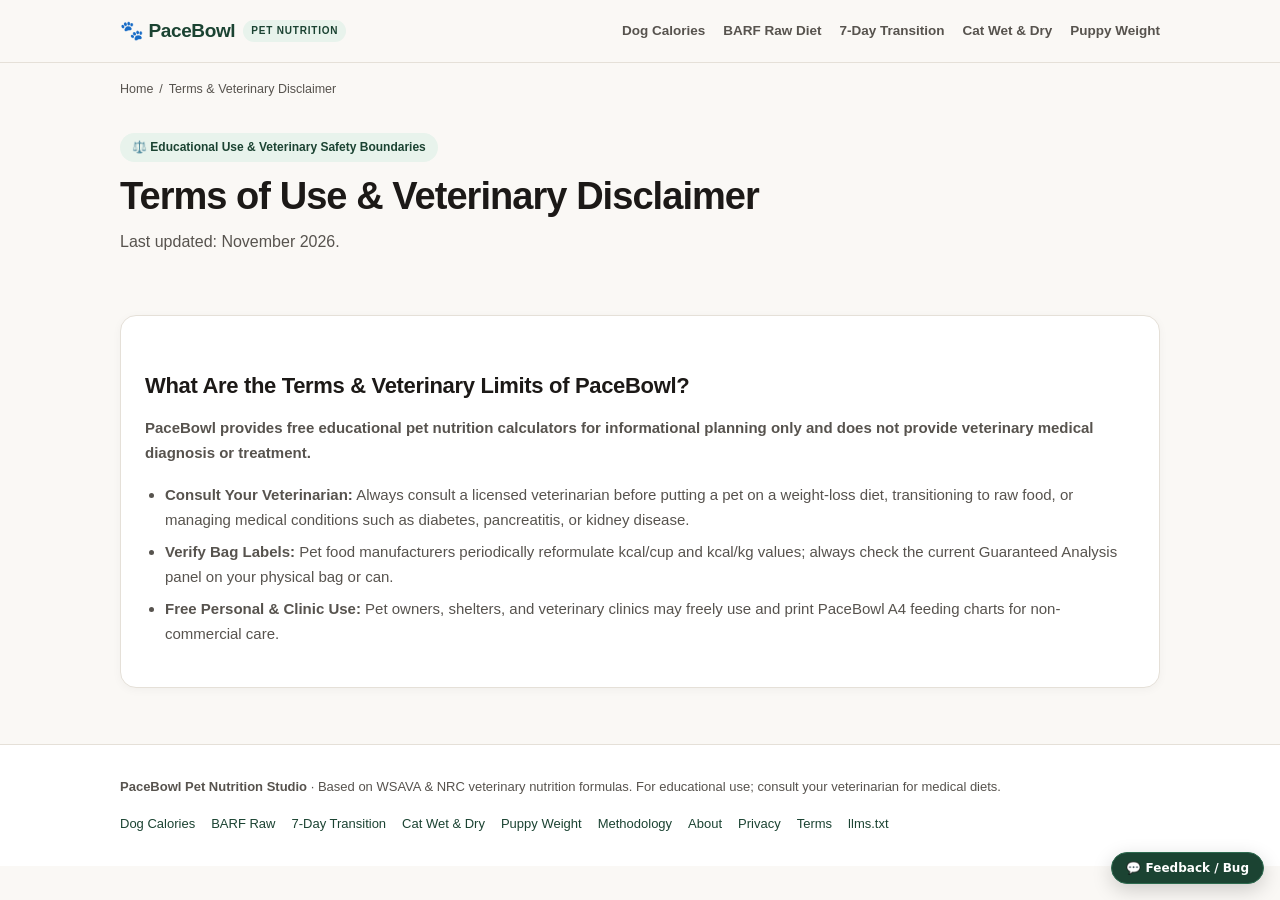
<file: terms/index.html>
<!DOCTYPE html>
<html lang="en">
<head>
  <meta charset="UTF-8">
  <meta name="viewport" content="width=device-width, initial-scale=1.0">
  <title>Terms of Use & Veterinary Disclaimer | PaceBowl Pet Nutrition</title>
  <meta name="description" content="Terms of use and veterinary medical disclaimer for PaceBowl Pet Nutrition's free dog and cat feeding, BARF raw diet, transition, and puppy weight calculators.">
  <meta name="keywords" content="PaceBowl terms of use, veterinary nutrition disclaimer, pet feeding calculator terms">
  <meta name="robots" content="index, follow, max-image-preview:large, max-snippet:-1, max-video-preview:-1">
  <link rel="canonical" href="https://pacebowl.com/terms/">
  <link rel="alternate" type="application/json" href="https://pacebowl.com/.well-known/agent-skills/index.json" title="Agent Skills Index">
  <link rel="icon" type="image/svg+xml" href="/favicon.svg">
  <link rel="alternate icon" type="image/x-icon" href="/favicon.ico">
  <link rel="apple-touch-icon" sizes="180x180" href="/apple-touch-icon.png">
  <link rel="manifest" href="/site.webmanifest">
  <meta name="author" content="PaceBowl Pet Nutrition Editorial Team">
  <meta property="og:image:alt" content="PaceBowl Pet Nutrition — Veterinary-Standard Dog & Cat Feeding Calculators">
  <meta name="theme-color" content="#1B4332">
  <meta name="google-site-verification" content="p_5pqOozjilh_Db2M0Owy5AQCZHdlvAVFpxQ-Asdxcs">

  <meta property="og:type" content="website">
  <meta property="og:site_name" content="PaceBowl Pet Nutrition">
  <meta property="og:title" content="Terms of Use & Veterinary Disclaimer | PaceBowl Pet Nutrition">
  <meta property="og:description" content="Terms of use and veterinary medical disclaimer for PaceBowl Pet Nutrition's free dog and cat feeding, BARF raw diet, transition, and puppy weight calculators.">
  <meta property="og:url" content="https://pacebowl.com/terms/">
  <meta property="og:image" content="https://pacebowl.com/assets/og-pacebowl.png">
  <meta property="og:image:width" content="1200">
  <meta property="og:image:height" content="630">

  <meta name="twitter:card" content="summary_large_image">
  <meta name="twitter:title" content="Terms of Use & Veterinary Disclaimer | PaceBowl Pet Nutrition">
  <meta name="twitter:description" content="Terms of use and veterinary medical disclaimer for PaceBowl Pet Nutrition's free dog and cat feeding, BARF raw diet, transition, and puppy weight calculators.">
  <meta name="twitter:image" content="https://pacebowl.com/assets/og-pacebowl.png">

  <link rel="stylesheet" href="/assets/css/pacebowl.css">
  <script type="application/ld+json">
{
  "@context": "https://schema.org",
  "@graph": [
    {
      "@type": "Organization",
      "@id": "https://pacebowl.com/#organization",
      "name": "PaceBowl Pet Nutrition",
      "alternateName": "PaceBowl",
      "slogan": "Precision Pet Portion & Slow-Feeding Calculators.",
      "url": "https://pacebowl.com/",
      "description": "PaceBowl Pet Nutrition provides free, veterinary-standard dog and cat feeding, BARF/PMR raw diet, 7-day kibble transition, and puppy growth calculators based on WSAVA, NRC, and AAFCO guidelines, with instant printable A4 fridge charts.",
      "foundingDate": "2026",
      "inLanguage": "en-US",
      "areaServed": "Worldwide",
      "knowsAbout": [
        "WSAVA Global Nutrition Guidelines",
        "Resting Energy Requirement (RER) and Daily Energy Requirement (DER)",
        "BARF 70/10/5/5/7/2/1 and PMR 80/10/10 Raw Dog Food",
        "Canine and Feline Calorie Calculation",
        "7-Day Dog Food Transition Schedules",
        "Indoor Cat Wet and Dry Mixed Feeding",
        "Puppy Breed-Size Adult Weight Growth Curves",
        "Slow-Feeder Bowl Portion Sizing"
      ],
      "logo": {
        "@type": "ImageObject",
        "url": "https://pacebowl.com/assets/og-pacebowl.png",
        "width": 1200,
        "height": 630
      },
      "sameAs": [
        "https://github.com/fullofjoy",
        "https://www.wikidata.org/wiki/Q144",
        "https://www.wikidata.org/wiki/Q146",
        "https://www.wikidata.org/wiki/Q38404",
        "https://www.wikidata.org/wiki/Q170201"
      ],
      "contactPoint": [
        {
          "@type": "ContactPoint",
          "contactType": "editorial and formula verification",
          "url": "https://pacebowl.com/methodology/",
          "availableLanguage": [
            "en"
          ]
        }
      ]
    },
    {
      "@type": "WebPage",
      "@id": "https://pacebowl.com/terms/#webpage",
      "url": "https://pacebowl.com/terms/",
      "name": "Terms of Use & Veterinary Disclaimer | PaceBowl Pet Nutrition",
      "description": "Terms of use and veterinary medical disclaimer for PaceBowl Pet Nutrition's free dog and cat feeding, BARF raw diet, transition, and puppy weight calculators.",
      "dateModified": "2026-11-21",
      "isPartOf": {
        "@id": "https://pacebowl.com/#website"
      },
      "publisher": {
        "@id": "https://pacebowl.com/#organization"
      }
    },
    {
      "@type": "BreadcrumbList",
      "itemListElement": [
        {
          "@type": "ListItem",
          "position": 1,
          "name": "Home",
          "item": "https://pacebowl.com/"
        },
        {
          "@type": "ListItem",
          "position": 2,
          "name": "Terms of Use & Veterinary Disclaimer",
          "item": "https://pacebowl.com/terms/"
        }
      ]
    }
  ]
}
  </script>
  <script>
  (function () {
    try {
      var p = new URLSearchParams(window.location.search).get('umami_ignore');
      if (p === '1') localStorage.setItem('umami.disabled', '1');
      else if (p === '0') localStorage.removeItem('umami.disabled');
    } catch (e) {}
    window.__matrixUmamiBeforeSend = function (type, payload) {
      try {
        if (localStorage.getItem('umami.disabled') === '1') return false;
        if (navigator.webdriver) return false;
        if (/HeadlessChrome|Playwright|Puppeteer/i.test(navigator.userAgent || '')) return false;
        var h = window.location.hostname || '';
        if (h === 'localhost' || h === '127.0.0.1' || /\.(pages\.dev|workers\.dev|instabox\.tech)$/i.test(h)) return false;
      } catch (e) {}
      return payload;
    };
  })();
  </script>
  <script defer src="https://umami-ruby-alpha-96.vercel.app/script.js" data-website-id="260de255-2ac2-4a9b-a17d-e4aec78f9ab1" data-domains="pacebowl.com,www.pacebowl.com" data-before-send="__matrixUmamiBeforeSend"></script>
  <script defer src="/assets/js/pacebowl-math.js"></script>
  <script defer src="/assets/js/pacebowl-pdf.js"></script>
  <script defer src="/assets/js/pacebowl-feedback.js"></script>
</head>
<body>
  <header class="pb-header">
    <div class="pb-container pb-nav-inner">
      <a href="/" class="pb-logo">
        <span>🐾 PaceBowl</span>
        <span class="pb-logo-badge">Pet Nutrition</span>
      </a>
      <nav class="pb-nav-links" aria-label="Primary Pet Calculators">
        <a href="/tools/dog-calorie-feeding-calculator/" class="">Dog Calories</a>
        <a href="/tools/barf-raw-dog-food-calculator/" class="">BARF Raw Diet</a>
        <a href="/tools/dog-food-transition-calculator/" class="">7-Day Transition</a>
        <a href="/tools/cat-calorie-feeding-calculator/" class="">Cat Wet & Dry</a>
        <a href="/tools/puppy-adult-weight-calculator/" class="">Puppy Weight</a>
      </nav>
    </div>
  </header>

  <main class="pb-container">

            <nav class="pb-crumb" aria-label="Breadcrumb"><a href="/">Home</a> <span>/</span> <span>Terms &amp; Veterinary Disclaimer</span></nav>
            <section class="pb-hero">
              <div class="pb-pill">⚖️ Educational Use &amp; Veterinary Safety Boundaries</div>
              <h1>Terms of Use &amp; Veterinary Disclaimer</h1>
              <p>Last updated: November 2026.</p>
            </section>
            <section class="pb-section pb-prose">
              <div class="pb-card">
                <h2>What Are the Terms &amp; Veterinary Limits of PaceBowl?</h2>
                <p><strong>PaceBowl provides free educational pet nutrition calculators for informational planning only and does not provide veterinary medical diagnosis or treatment.</strong></p>
                <ul>
                  <li><strong>Consult Your Veterinarian:</strong> Always consult a licensed veterinarian before putting a pet on a weight-loss diet, transitioning to raw food, or managing medical conditions such as diabetes, pancreatitis, or kidney disease.</li>
                  <li><strong>Verify Bag Labels:</strong> Pet food manufacturers periodically reformulate kcal/cup and kcal/kg values; always check the current Guaranteed Analysis panel on your physical bag or can.</li>
                  <li><strong>Free Personal &amp; Clinic Use:</strong> Pet owners, shelters, and veterinary clinics may freely use and print PaceBowl A4 feeding charts for non-commercial care.</li>
                </ul>
              </div>
            </section>
  </main>

  <footer class="pb-footer">
    <div class="pb-container pb-footer-inner">
      <div>
        <strong>PaceBowl Pet Nutrition Studio</strong> · Based on WSAVA &amp; NRC veterinary nutrition formulas. For educational use; consult your veterinarian for medical diets.
      </div>
      <div class="pb-footer-links">
        <a href="/tools/dog-calorie-feeding-calculator/">Dog Calories</a>
        <a href="/tools/barf-raw-dog-food-calculator/">BARF Raw</a>
        <a href="/tools/dog-food-transition-calculator/">7-Day Transition</a>
        <a href="/tools/cat-calorie-feeding-calculator/">Cat Wet &amp; Dry</a>
        <a href="/tools/puppy-adult-weight-calculator/">Puppy Weight</a>
        <a href="/methodology/">Methodology</a>
        <a href="/about/">About</a>
        <a href="/privacy/">Privacy</a>
        <a href="/terms/">Terms</a>
        <a href="/llms.txt">llms.txt</a>
      </div>
    </div>
  </footer>
  
</body>
</html>
</file>
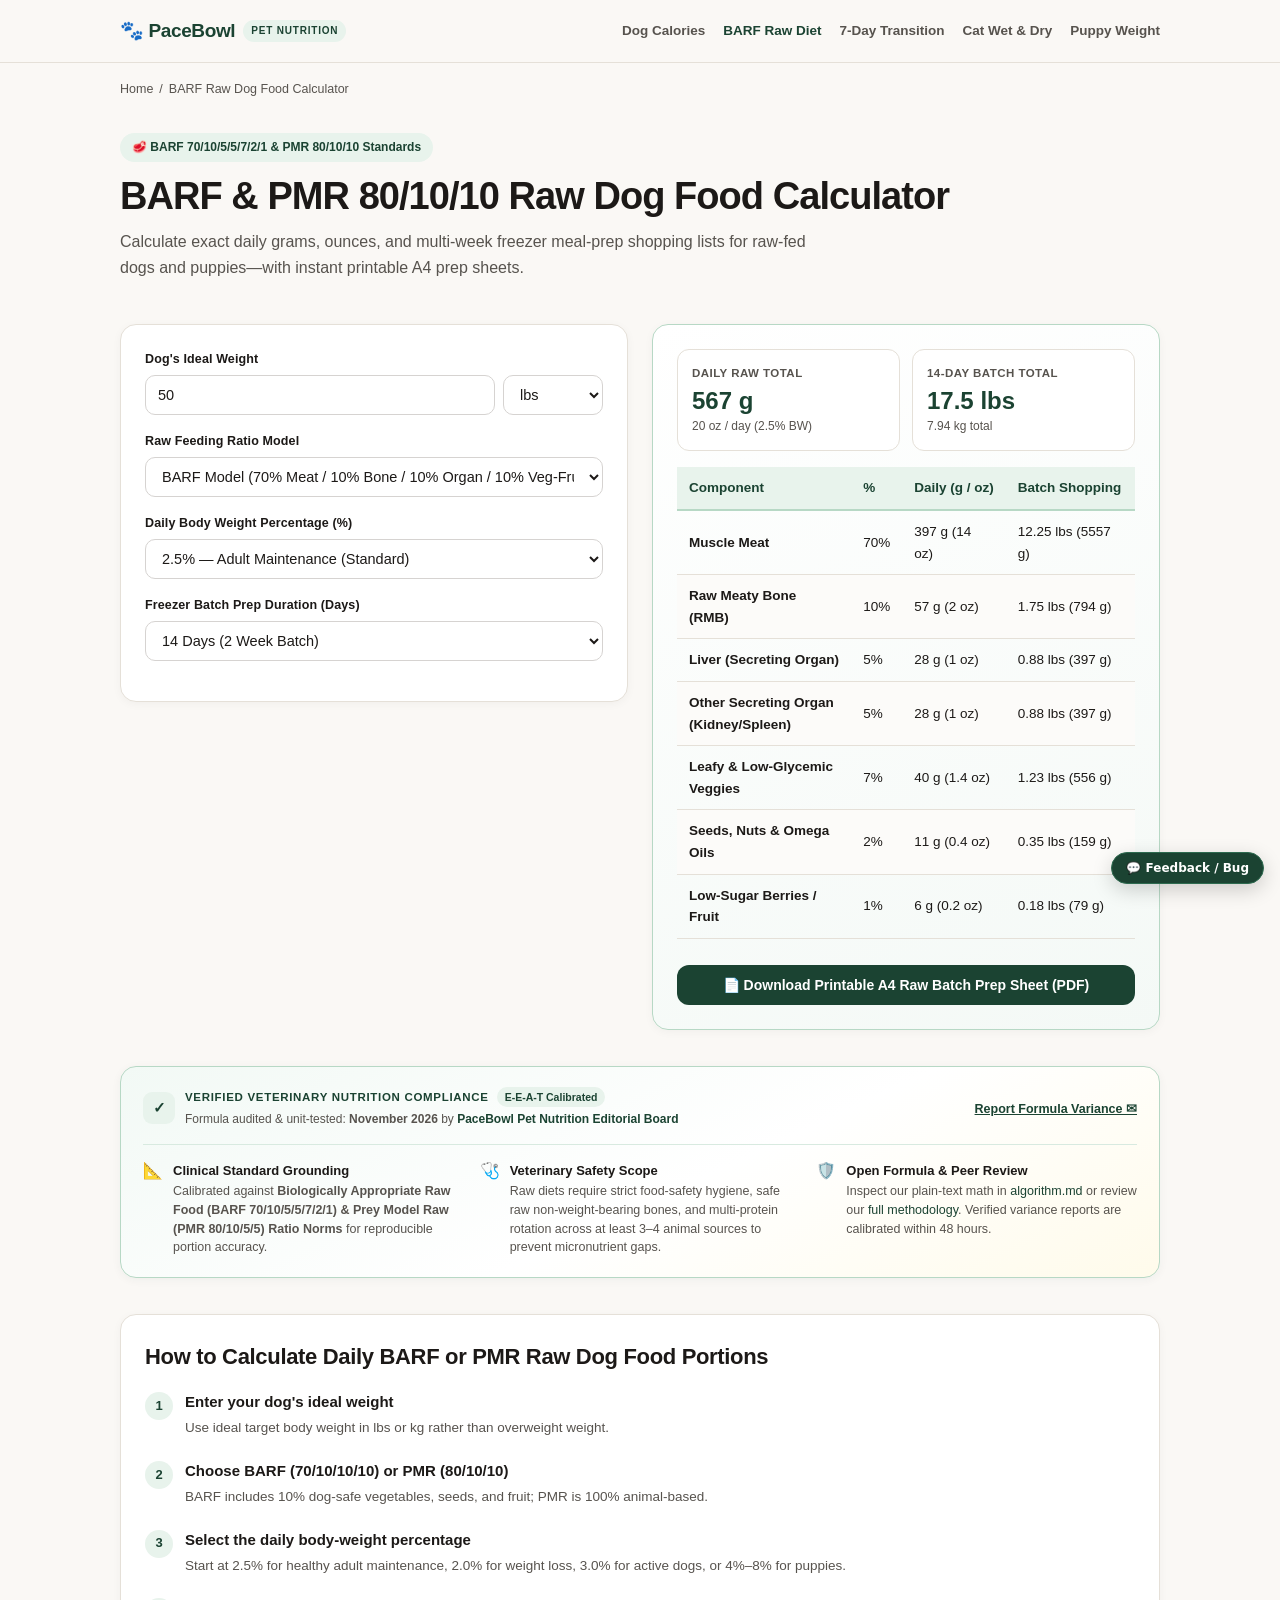
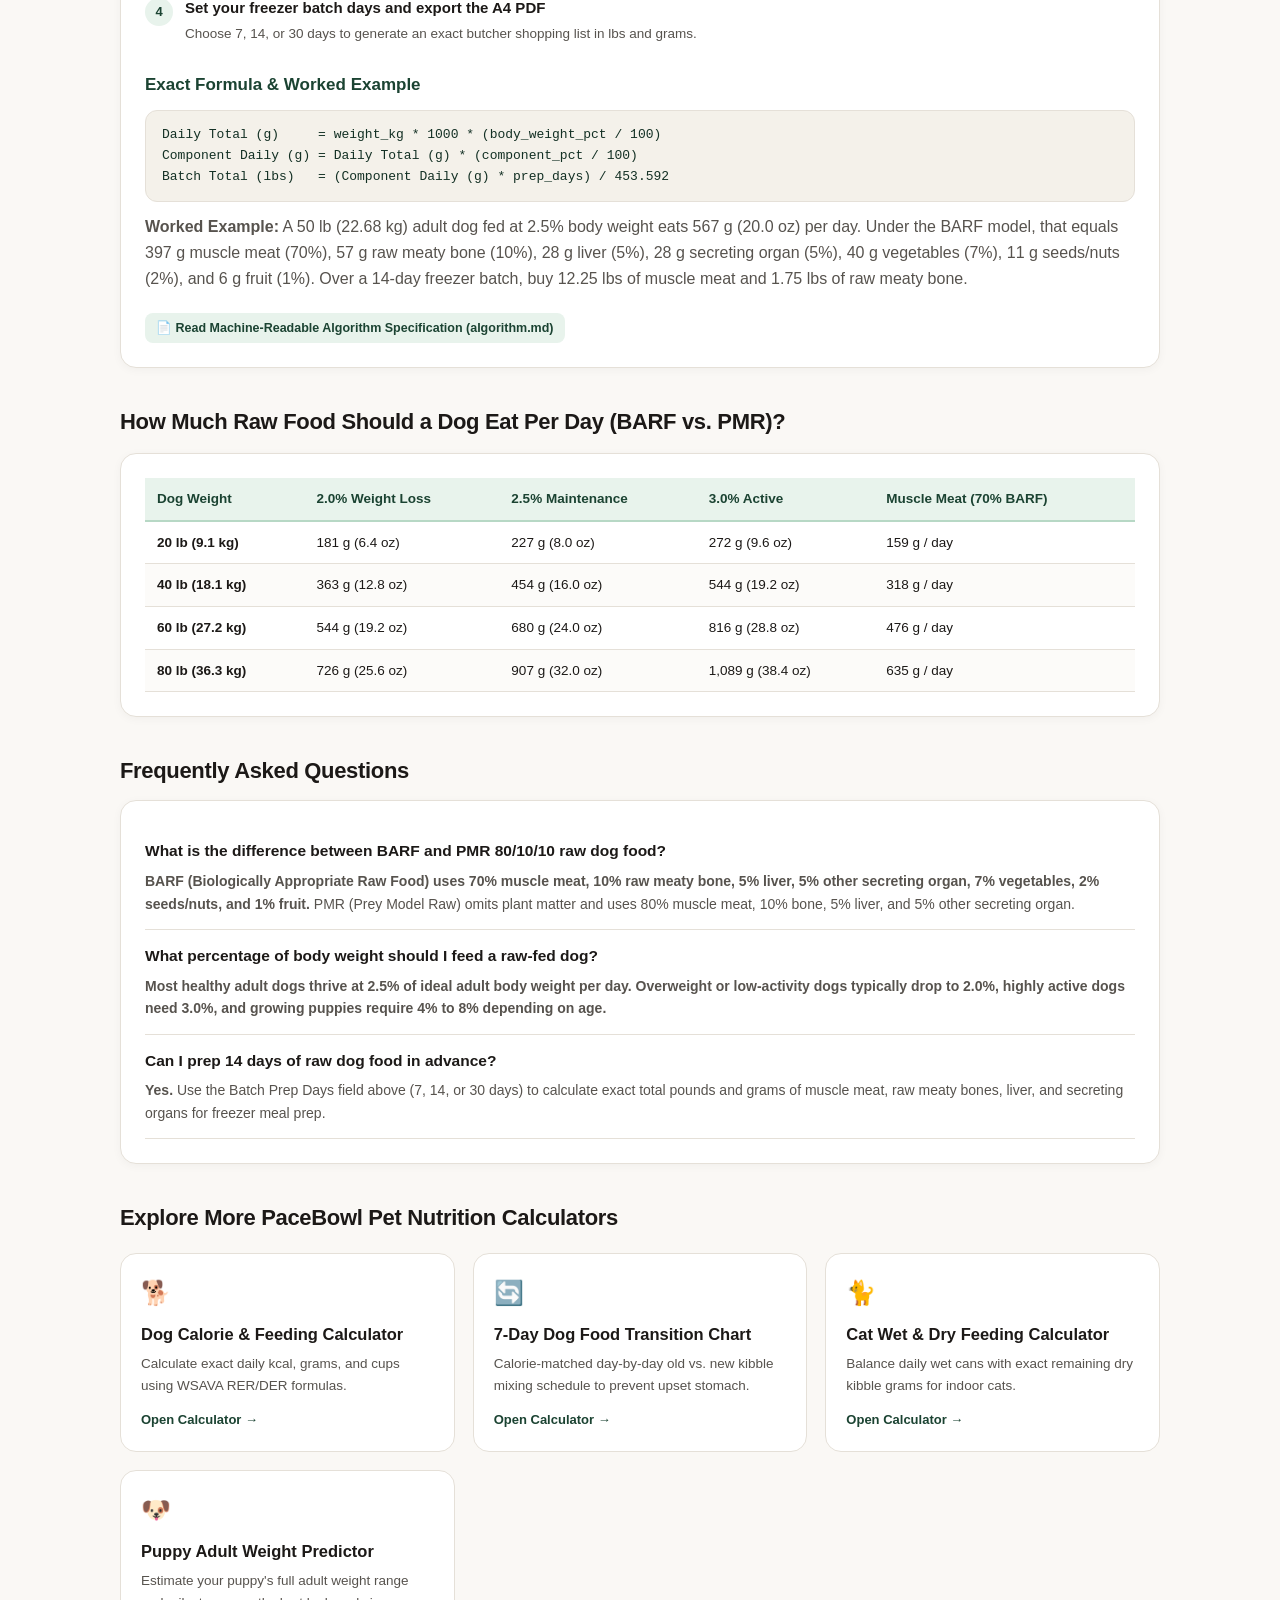
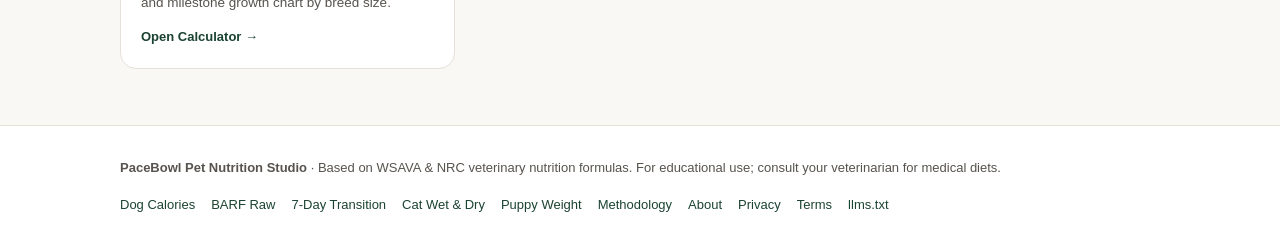
<file: tools/barf-raw-dog-food-calculator/index.html>
<!DOCTYPE html>
<html lang="en">
<head>
  <meta charset="UTF-8">
  <meta name="viewport" content="width=device-width, initial-scale=1.0">
  <title>BARF Raw Dog Food Calculator — 80/10/10 Grams & Oz</title>
  <meta name="description" content="Free BARF (70/10/5/5/7/2/1) & PMR 80/10/10 raw dog food calculator. Compute exact daily grams, oz, and 14-day freezer batch prep shopping lists in PDF.">
  <meta name="keywords" content="BARF raw dog food calculator, 80 10 10 raw dog food calculator, PMR raw feeding calculator, raw dog food grams per day">
  <meta name="robots" content="index, follow, max-image-preview:large, max-snippet:-1, max-video-preview:-1">
  <link rel="canonical" href="https://pacebowl.com/tools/barf-raw-dog-food-calculator/">
  <link rel="alternate" type="application/json" href="https://pacebowl.com/.well-known/agent-skills/index.json" title="Agent Skills Index">
  <link rel="icon" type="image/svg+xml" href="/favicon.svg">
  <link rel="alternate icon" type="image/x-icon" href="/favicon.ico">
  <link rel="apple-touch-icon" sizes="180x180" href="/apple-touch-icon.png">
  <link rel="manifest" href="/site.webmanifest">
  <meta name="author" content="PaceBowl Pet Nutrition Editorial Team">
  <meta property="og:image:alt" content="PaceBowl Pet Nutrition — Free Veterinary-Standard Dog & Cat Feeding Calculators">
  <link rel="alternate" type="text/markdown" href="https://pacebowl.com/tools/barf-raw-dog-food-calculator/algorithm.md" title="Plain-Text Algorithm Specification">
  <meta name="theme-color" content="#1B4332">
  <meta name="google-site-verification" content="p_5pqOozjilh_Db2M0Owy5AQCZHdlvAVFpxQ-Asdxcs">

  <meta property="og:type" content="website">
  <meta property="og:site_name" content="PaceBowl Pet Nutrition">
  <meta property="og:title" content="BARF Raw Dog Food Calculator — 80/10/10 Grams & Oz">
  <meta property="og:description" content="Free BARF (70/10/5/5/7/2/1) & PMR 80/10/10 raw dog food calculator. Compute exact daily grams, oz, and 14-day freezer batch prep shopping lists in PDF.">
  <meta property="og:url" content="https://pacebowl.com/tools/barf-raw-dog-food-calculator/">
  <meta property="og:image" content="https://pacebowl.com/assets/og-pacebowl.png">
  <meta property="og:image:width" content="1200">
  <meta property="og:image:height" content="630">

  <meta name="twitter:card" content="summary_large_image">
  <meta name="twitter:title" content="BARF Raw Dog Food Calculator — 80/10/10 Grams & Oz">
  <meta name="twitter:description" content="Free BARF (70/10/5/5/7/2/1) & PMR 80/10/10 raw dog food calculator. Compute exact daily grams, oz, and 14-day freezer batch prep shopping lists in PDF.">
  <meta name="twitter:image" content="https://pacebowl.com/assets/og-pacebowl.png">

  <link rel="stylesheet" href="/assets/css/pacebowl.css">
  <script type="application/ld+json">
{
  "@context": "https://schema.org",
  "@graph": [
    {
      "@type": "Organization",
      "@id": "https://pacebowl.com/#organization",
      "name": "PaceBowl Pet Nutrition",
      "alternateName": "PaceBowl",
      "slogan": "Precision Pet Portion & Slow-Feeding Calculators.",
      "url": "https://pacebowl.com/",
      "description": "PaceBowl Pet Nutrition provides free, veterinary-standard dog and cat feeding, BARF/PMR raw diet, 7-day kibble transition, and puppy growth calculators based on WSAVA, NRC, and AAFCO guidelines, with instant printable A4 fridge charts.",
      "foundingDate": "2026",
      "inLanguage": "en-US",
      "areaServed": "Worldwide",
      "knowsAbout": [
        "WSAVA Global Nutrition Guidelines",
        "Resting Energy Requirement (RER) and Daily Energy Requirement (DER)",
        "BARF 70/10/5/5/7/2/1 and PMR 80/10/10 Raw Dog Food",
        "Canine and Feline Calorie Calculation",
        "7-Day Dog Food Transition Schedules",
        "Indoor Cat Wet and Dry Mixed Feeding",
        "Puppy Breed-Size Adult Weight Growth Curves",
        "Slow-Feeder Bowl Portion Sizing"
      ],
      "logo": {
        "@type": "ImageObject",
        "url": "https://pacebowl.com/assets/og-pacebowl.png",
        "width": 1200,
        "height": 630
      },
      "sameAs": [
        "https://github.com/fullofjoy",
        "https://www.wikidata.org/wiki/Q144",
        "https://www.wikidata.org/wiki/Q146",
        "https://www.wikidata.org/wiki/Q38404",
        "https://www.wikidata.org/wiki/Q170201"
      ],
      "contactPoint": [
        {
          "@type": "ContactPoint",
          "contactType": "editorial and formula verification",
          "url": "https://pacebowl.com/methodology/",
          "availableLanguage": [
            "en"
          ]
        }
      ]
    },
    {
      "@type": "BreadcrumbList",
      "itemListElement": [
        {
          "@type": "ListItem",
          "position": 1,
          "name": "Home",
          "item": "https://pacebowl.com/"
        },
        {
          "@type": "ListItem",
          "position": 2,
          "name": "BARF Raw Dog Food Calculator",
          "item": "https://pacebowl.com/tools/barf-raw-dog-food-calculator/"
        }
      ]
    },
    {
      "@type": "WebApplication",
      "name": "PaceBowl BARF & PMR Raw Dog Food Calculator",
      "url": "https://pacebowl.com/tools/barf-raw-dog-food-calculator/",
      "applicationCategory": "HealthApplication",
      "operatingSystem": "All",
      "isAccessibleForFree": true,
      "offers": {
        "@type": "Offer",
        "price": "0",
        "priceCurrency": "USD"
      },
      "@id": "https://pacebowl.com/tools/barf-raw-dog-food-calculator/#webapplication",
      "browserRequirements": "Requires JavaScript",
      "image": {
        "@type": "ImageObject",
        "url": "https://pacebowl.com/assets/og-pacebowl.png",
        "width": 1200,
        "height": 630
      },
      "featureList": [
        "BARF 70/10/5/5/7/2/1 and PMR 80/10/5/5 daily gram and ounce breakdown",
        "2.0% to 8.0% body-weight percentage presets for adults and puppies",
        "7-day, 14-day, and 30-day freezer batch prep shopping list",
        "Printable A4 PDF raw meal-prep sheet"
      ],
      "audience": {
        "@type": "Audience",
        "audienceType": "Raw-feeding dog owners and canine nutrition meal preppers"
      },
      "publisher": {
        "@id": "https://pacebowl.com/#organization"
      }
    },
    {
      "@type": "FAQPage",
      "mainEntity": [
        {
          "@type": "Question",
          "name": "What is the difference between BARF and PMR 80/10/10 raw dog food?",
          "acceptedAnswer": {
            "@type": "Answer",
            "text": "BARF (Biologically Appropriate Raw Food) uses 70% muscle meat, 10% raw meaty bone, 5% liver, 5% other secreting organ, 7% vegetables, 2% seeds/nuts, and 1% fruit. PMR (Prey Model Raw) omits plant matter and uses 80% muscle meat, 10% bone, 5% liver, and 5% other secreting organ."
          }
        },
        {
          "@type": "Question",
          "name": "What percentage of body weight should I feed a raw-fed dog?",
          "acceptedAnswer": {
            "@type": "Answer",
            "text": "Most healthy adult dogs thrive at 2.5% of ideal adult body weight per day. Overweight or low-activity dogs typically drop to 2.0%, highly active dogs need 3.0%, and growing puppies require 4% to 8% depending on age."
          }
        },
        {
          "@type": "Question",
          "name": "Can I prep 14 days of raw dog food in advance?",
          "acceptedAnswer": {
            "@type": "Answer",
            "text": "Yes. Use the Batch Prep Days field above (7, 14, or 30 days) to calculate exact total pounds and grams of muscle meat, raw meaty bones, liver, and secreting organs for freezer meal prep."
          }
        }
      ]
    },
    {
      "@type": "HowTo",
      "name": "How to Calculate Daily BARF or PMR Raw Dog Food Portions",
      "totalTime": "PT2M",
      "image": {
        "@type": "ImageObject",
        "url": "https://pacebowl.com/assets/og-pacebowl.png",
        "width": 1200,
        "height": 630
      },
      "tool": [
        {
          "@type": "HowToTool",
          "name": "PaceBowl BARF & PMR 80/10/10 Raw Dog Food Calculator"
        }
      ],
      "supply": [
        {
          "@type": "HowToSupply",
          "name": "Your dog's ideal adult weight"
        },
        {
          "@type": "HowToSupply",
          "name": "A digital kitchen gram scale"
        },
        {
          "@type": "HowToSupply",
          "name": "Freezer-safe portion containers"
        }
      ],
      "step": [
        {
          "@type": "HowToStep",
          "position": 1,
          "name": "Enter your dog's ideal weight",
          "text": "Use ideal target body weight in lbs or kg rather than overweight weight."
        },
        {
          "@type": "HowToStep",
          "position": 2,
          "name": "Choose BARF (70/10/10/10) or PMR (80/10/10)",
          "text": "BARF includes 10% dog-safe vegetables, seeds, and fruit; PMR is 100% animal-based."
        },
        {
          "@type": "HowToStep",
          "position": 3,
          "name": "Select the daily body-weight percentage",
          "text": "Start at 2.5% for healthy adult maintenance, 2.0% for weight loss, 3.0% for active dogs, or 4%–8% for puppies."
        },
        {
          "@type": "HowToStep",
          "position": 4,
          "name": "Set your freezer batch days and export the A4 PDF",
          "text": "Choose 7, 14, or 30 days to generate an exact butcher shopping list in lbs and grams."
        }
      ]
    }
  ]
}
  </script>
  <script>
  (function () {
    try {
      var p = new URLSearchParams(window.location.search).get('umami_ignore');
      if (p === '1') localStorage.setItem('umami.disabled', '1');
      else if (p === '0') localStorage.removeItem('umami.disabled');
    } catch (e) {}
    window.__matrixUmamiBeforeSend = function (type, payload) {
      try {
        if (localStorage.getItem('umami.disabled') === '1') return false;
        if (navigator.webdriver) return false;
        if (/HeadlessChrome|Playwright|Puppeteer/i.test(navigator.userAgent || '')) return false;
        var h = window.location.hostname || '';
        if (h === 'localhost' || h === '127.0.0.1' || /\.(pages\.dev|workers\.dev|instabox\.tech)$/i.test(h)) return false;
      } catch (e) {}
      return payload;
    };
  })();
  </script>
  <script defer src="https://umami-ruby-alpha-96.vercel.app/script.js" data-website-id="260de255-2ac2-4a9b-a17d-e4aec78f9ab1" data-domains="pacebowl.com,www.pacebowl.com" data-before-send="__matrixUmamiBeforeSend"></script>
  <script defer src="/assets/js/pacebowl-math.js"></script>
  <script defer src="/assets/js/pacebowl-pdf.js"></script>
  <script defer src="/assets/js/pacebowl-feedback.js"></script>
</head>
<body>
  <header class="pb-header">
    <div class="pb-container pb-nav-inner">
      <a href="/" class="pb-logo">
        <span>🐾 PaceBowl</span>
        <span class="pb-logo-badge">Pet Nutrition</span>
      </a>
      <nav class="pb-nav-links" aria-label="Primary Pet Calculators">
        <a href="/tools/dog-calorie-feeding-calculator/" class="">Dog Calories</a>
        <a href="/tools/barf-raw-dog-food-calculator/" class="active">BARF Raw Diet</a>
        <a href="/tools/dog-food-transition-calculator/" class="">7-Day Transition</a>
        <a href="/tools/cat-calorie-feeding-calculator/" class="">Cat Wet & Dry</a>
        <a href="/tools/puppy-adult-weight-calculator/" class="">Puppy Weight</a>
      </nav>
    </div>
  </header>

  <main class="pb-container">

    <nav class="pb-crumb" aria-label="Breadcrumb"><a href="/">Home</a> <span>/</span> <span>BARF Raw Dog Food Calculator</span></nav>
    <section class="pb-hero">
      <div class="pb-pill">🥩 BARF 70/10/5/5/7/2/1 &amp; PMR 80/10/10 Standards</div>
      <h1>BARF &amp; PMR 80/10/10 Raw Dog Food Calculator</h1>
      <p>Calculate exact daily grams, ounces, and multi-week freezer meal-prep shopping lists for raw-fed dogs and puppies—with instant printable A4 prep sheets.</p>
    </section>

    <section class="pb-calc-grid">
      <div class="pb-card">
        <div class="pb-field">
          <label for="raw-weight">Dog's Ideal Weight</label>
          <div class="pb-input-row">
            <input id="raw-weight" type="number" min="2" max="220" step="0.5" value="50">
            <select id="raw-unit" style="max-width:100px;"><option value="lb" selected>lbs</option><option value="kg">kg</option></select>
          </div>
        </div>
        <div class="pb-field">
          <label for="raw-model">Raw Feeding Ratio Model</label>
          <select id="raw-model">
            <option value="barf" selected>BARF Model (70% Meat / 10% Bone / 10% Organ / 10% Veg-Fruit)</option>
            <option value="pmr">PMR Prey Model Raw (80% Meat / 10% Bone / 5% Liver / 5% Organ)</option>
          </select>
        </div>
        <div class="pb-field">
          <label for="raw-pct">Daily Body Weight Percentage (%)</label>
          <select id="raw-pct">
            <option value="2.0">2.0% — Adult Weight Loss / Low Activity</option>
            <option value="2.5" selected>2.5% — Adult Maintenance (Standard)</option>
            <option value="3.0">3.0% — Active / Working Adult</option>
            <option value="4.0">4.0% — Older Puppy (9–12 months)</option>
            <option value="6.0">6.0% — Growing Puppy (5–8 months)</option>
            <option value="8.0">8.0% — Young Puppy (2–4 months)</option>
          </select>
        </div>
        <div class="pb-field">
          <label for="raw-days">Freezer Batch Prep Duration (Days)</label>
          <select id="raw-days">
            <option value="7">7 Days (1 Week Batch)</option>
            <option value="14" selected>14 Days (2 Week Batch)</option>
            <option value="30">30 Days (1 Month Freezer Prep)</option>
          </select>
        </div>
      </div>

      <div class="pb-card pb-card-accent">
        <div class="pb-kpi-grid">
          <div class="pb-kpi">
            <div class="pb-kpi-label">Daily Raw Total</div>
            <div class="pb-kpi-val" id="raw-daily-g">567 g</div>
            <div class="pb-kpi-sub" id="raw-daily-oz">20.0 oz / day</div>
          </div>
          <div class="pb-kpi">
            <div class="pb-kpi-label" id="raw-batch-lbl">14-Day Batch Total</div>
            <div class="pb-kpi-val" id="raw-batch-lbs">17.5 lbs</div>
            <div class="pb-kpi-sub" id="raw-batch-kg">7.94 kg total</div>
          </div>
        </div>
        <div class="pb-table-wrap">
          <table class="pb-table">
            <thead><tr><th>Component</th><th>%</th><th>Daily (g / oz)</th><th>Batch Shopping</th></tr></thead>
            <tbody id="raw-tbody"></tbody>
          </table>
        </div>
        <button type="button" id="btn-raw-pdf" class="pb-btn pb-btn-primary" style="margin-top:12px;">📄 Download Printable A4 Raw Batch Prep Sheet (PDF)</button>
      </div>
    </section>

    <aside class="pb-eeat" aria-label="Veterinary Standards Verification and E-E-A-T Notice">
      <div class="pb-eeat-head">
        <div class="pb-eeat-title-wrap">
          <div class="pb-eeat-check" aria-hidden="true">✓</div>
          <div>
            <div class="pb-eeat-badges">
              <span class="pb-eeat-kicker">Verified Veterinary Nutrition Compliance</span>
              <span class="pb-eeat-pill">E-E-A-T Calibrated</span>
            </div>
            <p class="pb-eeat-meta">Formula audited &amp; unit-tested: <strong>November 2026</strong> by <a href="/methodology/"><strong>PaceBowl Pet Nutrition Editorial Board</strong></a></p>
          </div>
        </div>
        <div>
          <button type="button" class="pb-eeat-action" onclick="var b=document.getElementById('pb-fb-trigger');if(b)b.click();">Report Formula Variance ✉</button>
        </div>
      </div>
      <div class="pb-eeat-grid">
        <div class="pb-eeat-item">
          <span class="pb-eeat-icon" aria-hidden="true">📐</span>
          <div>
            <strong>Clinical Standard Grounding</strong>
            <span>Calibrated against <b>Biologically Appropriate Raw Food (BARF 70/10/5/5/7/2/1) & Prey Model Raw (PMR 80/10/5/5) Ratio Norms</b> for reproducible portion accuracy.</span>
          </div>
        </div>
        <div class="pb-eeat-item">
          <span class="pb-eeat-icon" aria-hidden="true">🩺</span>
          <div>
            <strong>Veterinary Safety Scope</strong>
            <span>Raw diets require strict food-safety hygiene, safe raw non-weight-bearing bones, and multi-protein rotation across at least 3–4 animal sources to prevent micronutrient gaps.</span>
          </div>
        </div>
        <div class="pb-eeat-item">
          <span class="pb-eeat-icon" aria-hidden="true">🛡️</span>
          <div>
            <strong>Open Formula &amp; Peer Review</strong>
            <span>Inspect our plain-text math in <a href="/tools/barf-raw-dog-food-calculator/algorithm.md">algorithm.md</a> or review our <a href="/methodology/">full methodology</a>. Verified variance reports are calibrated within 48 hours.</span>
          </div>
        </div>
      </div>
    </aside>

    <section class="pb-section" aria-label="Step-by-step guide and mathematical formula">
      <div class="pb-card">
        <h2>How to Calculate Daily BARF or PMR Raw Dog Food Portions</h2>
        <ol class="pb-steps">
        <li class="pb-step">
          <span class="pb-step-num">1</span>
          <div><h3>Enter your dog's ideal weight</h3><p>Use ideal target body weight in lbs or kg rather than overweight weight.</p></div>
        </li>
        <li class="pb-step">
          <span class="pb-step-num">2</span>
          <div><h3>Choose BARF (70/10/10/10) or PMR (80/10/10)</h3><p>BARF includes 10% dog-safe vegetables, seeds, and fruit; PMR is 100% animal-based.</p></div>
        </li>
        <li class="pb-step">
          <span class="pb-step-num">3</span>
          <div><h3>Select the daily body-weight percentage</h3><p>Start at 2.5% for healthy adult maintenance, 2.0% for weight loss, 3.0% for active dogs, or 4%–8% for puppies.</p></div>
        </li>
        <li class="pb-step">
          <span class="pb-step-num">4</span>
          <div><h3>Set your freezer batch days and export the A4 PDF</h3><p>Choose 7, 14, or 30 days to generate an exact butcher shopping list in lbs and grams.</p></div>
        </li>
        </ol>
        <h3>Exact Formula &amp; Worked Example</h3>
        <pre class="pb-formula-box"><code>Daily Total (g)     = weight_kg * 1000 * (body_weight_pct / 100)
Component Daily (g) = Daily Total (g) * (component_pct / 100)
Batch Total (lbs)   = (Component Daily (g) * prep_days) / 453.592</code></pre>
        <p><strong>Worked Example:</strong> A 50 lb (22.68 kg) adult dog fed at 2.5% body weight eats 567 g (20.0 oz) per day. Under the BARF model, that equals 397 g muscle meat (70%), 57 g raw meaty bone (10%), 28 g liver (5%), 28 g secreting organ (5%), 40 g vegetables (7%), 11 g seeds/nuts (2%), and 6 g fruit (1%). Over a 14-day freezer batch, buy 12.25 lbs of muscle meat and 1.75 lbs of raw meaty bone.</p>
        <a class="pb-md-link" href="/tools/barf-raw-dog-food-calculator/algorithm.md">📄 Read Machine-Readable Algorithm Specification (algorithm.md)</a>
      </div>
    </section>

    <section class="pb-section">
      <h2>How Much Raw Food Should a Dog Eat Per Day (BARF vs. PMR)?</h2>
      <div class="pb-card pb-table-wrap">
        <table class="pb-table">
          <thead><tr><th>Dog Weight</th><th>2.0% Weight Loss</th><th>2.5% Maintenance</th><th>3.0% Active</th><th>Muscle Meat (70% BARF)</th></tr></thead>
          <tbody>
            <tr><td><strong>20 lb (9.1 kg)</strong></td><td>181 g (6.4 oz)</td><td>227 g (8.0 oz)</td><td>272 g (9.6 oz)</td><td>159 g / day</td></tr>
            <tr><td><strong>40 lb (18.1 kg)</strong></td><td>363 g (12.8 oz)</td><td>454 g (16.0 oz)</td><td>544 g (19.2 oz)</td><td>318 g / day</td></tr>
            <tr><td><strong>60 lb (27.2 kg)</strong></td><td>544 g (19.2 oz)</td><td>680 g (24.0 oz)</td><td>816 g (28.8 oz)</td><td>476 g / day</td></tr>
            <tr><td><strong>80 lb (36.3 kg)</strong></td><td>726 g (25.6 oz)</td><td>907 g (32.0 oz)</td><td>1,089 g (38.4 oz)</td><td>635 g / day</td></tr>
          </tbody>
        </table>
      </div>
    </section>

    <section class="pb-section">
      <h2>Frequently Asked Questions</h2>
      <div class="pb-card"><div class="pb-faq-item"><h3>What is the difference between BARF and PMR 80/10/10 raw dog food?</h3><p><strong>BARF (Biologically Appropriate Raw Food) uses 70% muscle meat, 10% raw meaty bone, 5% liver, 5% other secreting organ, 7% vegetables, 2% seeds/nuts, and 1% fruit.</strong> PMR (Prey Model Raw) omits plant matter and uses 80% muscle meat, 10% bone, 5% liver, and 5% other secreting organ.</p></div><div class="pb-faq-item"><h3>What percentage of body weight should I feed a raw-fed dog?</h3><p><strong>Most healthy adult dogs thrive at 2.5% of ideal adult body weight per day. Overweight or low-activity dogs typically drop to 2.0%, highly active dogs need 3.0%, and growing puppies require 4% to 8% depending on age.</strong></p></div><div class="pb-faq-item"><h3>Can I prep 14 days of raw dog food in advance?</h3><p><strong>Yes.</strong> Use the Batch Prep Days field above (7, 14, or 30 days) to calculate exact total pounds and grams of muscle meat, raw meaty bones, liver, and secreting organs for freezer meal prep.</p></div></div>
    </section>
    
    <section class="pb-section" aria-label="More Pet Feeding Calculators">
      <h2>Explore More PaceBowl Pet Nutrition Calculators</h2>
      <div class="pb-tools-grid">
        <a href="/tools/dog-calorie-feeding-calculator/" class="pb-tool-card">
          <div>
            <div style="font-size:24px;">🐕</div>
            <h3>Dog Calorie & Feeding Calculator</h3>
            <p>Calculate exact daily kcal, grams, and cups using WSAVA RER/DER formulas.</p>
          </div>
          <span class="pb-tool-cta">Open Calculator &rarr;</span>
        </a>
        <a href="/tools/dog-food-transition-calculator/" class="pb-tool-card">
          <div>
            <div style="font-size:24px;">🔄</div>
            <h3>7-Day Dog Food Transition Chart</h3>
            <p>Calorie-matched day-by-day old vs. new kibble mixing schedule to prevent upset stomach.</p>
          </div>
          <span class="pb-tool-cta">Open Calculator &rarr;</span>
        </a>
        <a href="/tools/cat-calorie-feeding-calculator/" class="pb-tool-card">
          <div>
            <div style="font-size:24px;">🐈</div>
            <h3>Cat Wet & Dry Feeding Calculator</h3>
            <p>Balance daily wet cans with exact remaining dry kibble grams for indoor cats.</p>
          </div>
          <span class="pb-tool-cta">Open Calculator &rarr;</span>
        </a>
        <a href="/tools/puppy-adult-weight-calculator/" class="pb-tool-card">
          <div>
            <div style="font-size:24px;">🐶</div>
            <h3>Puppy Adult Weight Predictor</h3>
            <p>Estimate your puppy's full adult weight range and milestone growth chart by breed size.</p>
          </div>
          <span class="pb-tool-cta">Open Calculator &rarr;</span>
        </a>
      </div>
    </section>
  </main>

  <footer class="pb-footer">
    <div class="pb-container pb-footer-inner">
      <div>
        <strong>PaceBowl Pet Nutrition Studio</strong> · Based on WSAVA &amp; NRC veterinary nutrition formulas. For educational use; consult your veterinarian for medical diets.
      </div>
      <div class="pb-footer-links">
        <a href="/tools/dog-calorie-feeding-calculator/">Dog Calories</a>
        <a href="/tools/barf-raw-dog-food-calculator/">BARF Raw</a>
        <a href="/tools/dog-food-transition-calculator/">7-Day Transition</a>
        <a href="/tools/cat-calorie-feeding-calculator/">Cat Wet &amp; Dry</a>
        <a href="/tools/puppy-adult-weight-calculator/">Puppy Weight</a>
        <a href="/methodology/">Methodology</a>
        <a href="/about/">About</a>
        <a href="/privacy/">Privacy</a>
        <a href="/terms/">Terms</a>
        <a href="/llms.txt">llms.txt</a>
      </div>
    </div>
  </footer>
  <script>
    (function(){
      function run(){
        if(!window.PaceBowlMath) return;
        const r = window.PaceBowlMath.calcRawDogFood({
          weight: document.getElementById('raw-weight').value,
          unit: document.getElementById('raw-unit').value,
          model: document.getElementById('raw-model').value,
          bodyPct: document.getElementById('raw-pct').value,
          prepDays: document.getElementById('raw-days').value,
        });
        document.getElementById('raw-daily-g').textContent = r.dailyGrams + ' g';
        document.getElementById('raw-daily-oz').textContent = r.dailyOz + ' oz / day (' + r.bodyPct + '% BW)';
        document.getElementById('raw-batch-lbl').textContent = r.prepDays + '-Day Batch Total';
        document.getElementById('raw-batch-lbs').textContent = r.batchLbs + ' lbs';
        document.getElementById('raw-batch-kg').textContent = r.batchKg + ' kg total';
        document.getElementById('raw-tbody').innerHTML = r.breakdown.map(b =>
          '<tr><td><strong>' + b.label + '</strong></td><td>' + b.pct + '%</td><td>' + b.dailyGrams + ' g (' + b.dailyOz + ' oz)</td><td>' + b.batchLbs + ' lbs (' + b.batchGrams + ' g)</td></tr>'
        ).join('');
        window.__lastRaw = r;
      }
      ['raw-weight','raw-unit','raw-model','raw-pct','raw-days'].forEach(id=>{
        document.getElementById(id).addEventListener('input', run);
        document.getElementById(id).addEventListener('change', run);
      });
      document.getElementById('btn-raw-pdf').addEventListener('click', function(){
        const r = window.__lastRaw;
        if(!r || !window.PaceBowlPdf) return;
        window.PaceBowlPdf.downloadFeedingChartPdf({
          title: 'Raw Dog Food Batch Prep Sheet (' + r.modelLabel + ')',
          filename: 'PaceBowl-BARF-Raw-Prep-' + r.prepDays + 'days.pdf',
          summaryRows: [
            ['Dog Ideal Weight:', r.weightLb + ' lbs (' + r.weightKg + ' kg) at ' + r.bodyPct + '% Body Weight/Day'],
            ['Raw Ratio Model:', r.modelLabel],
            ['Daily Portion Total:', r.dailyGrams + ' g/day (' + r.dailyOz + ' oz/day)'],
            [r.prepDays + '-Day Freezer Batch:', r.batchLbs + ' lbs (' + r.batchKg + ' kg) total ingredients']
          ],
          tableTitle: 'EXACT COMPONENT BREAKDOWN & BATCH SHOPPING LIST',
          tableHeaders: ['Ingredient Category', 'Ratio', 'Daily Grams', 'Daily Oz', r.prepDays + '-Day Batch'],
          tableRows: r.breakdown.map(b => [b.label, b.pct + '%', b.dailyGrams + ' g', b.dailyOz + ' oz', b.batchLbs + ' lbs (' + b.batchGrams + ' g)']),
          notes: [
            'Never feed cooked bones; only raw, non-weight-bearing meaty bones sized safely for your dog.',
            'Rotate at least 3 to 4 animal proteins (e.g. chicken, beef, turkey, lamb, sardines) over each month.',
            'Thaw frozen raw meals in the refrigerator (38-40F) and sanitize bowls after every meal.'
          ]
        });
      });
      window.addEventListener('DOMContentLoaded', run);
      setTimeout(run, 120);
    })();</script>
</body>
</html>
</file>
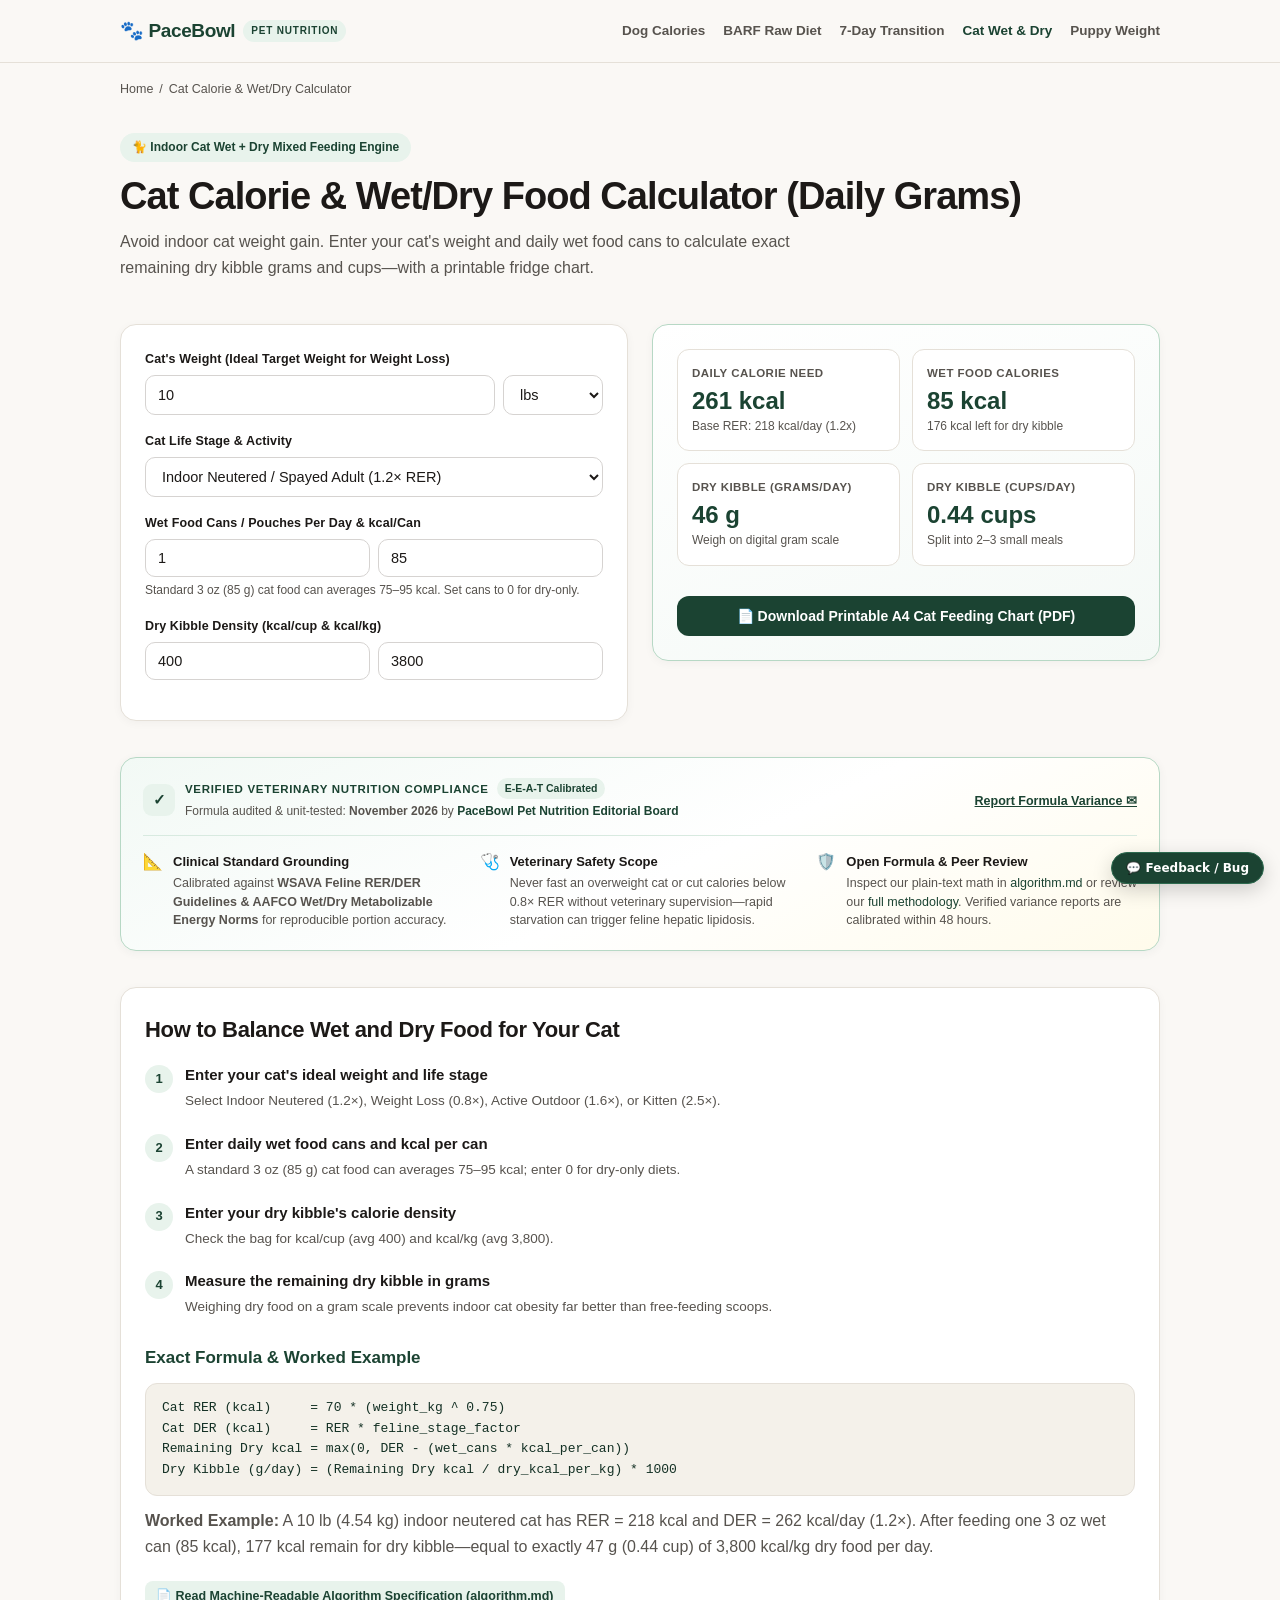
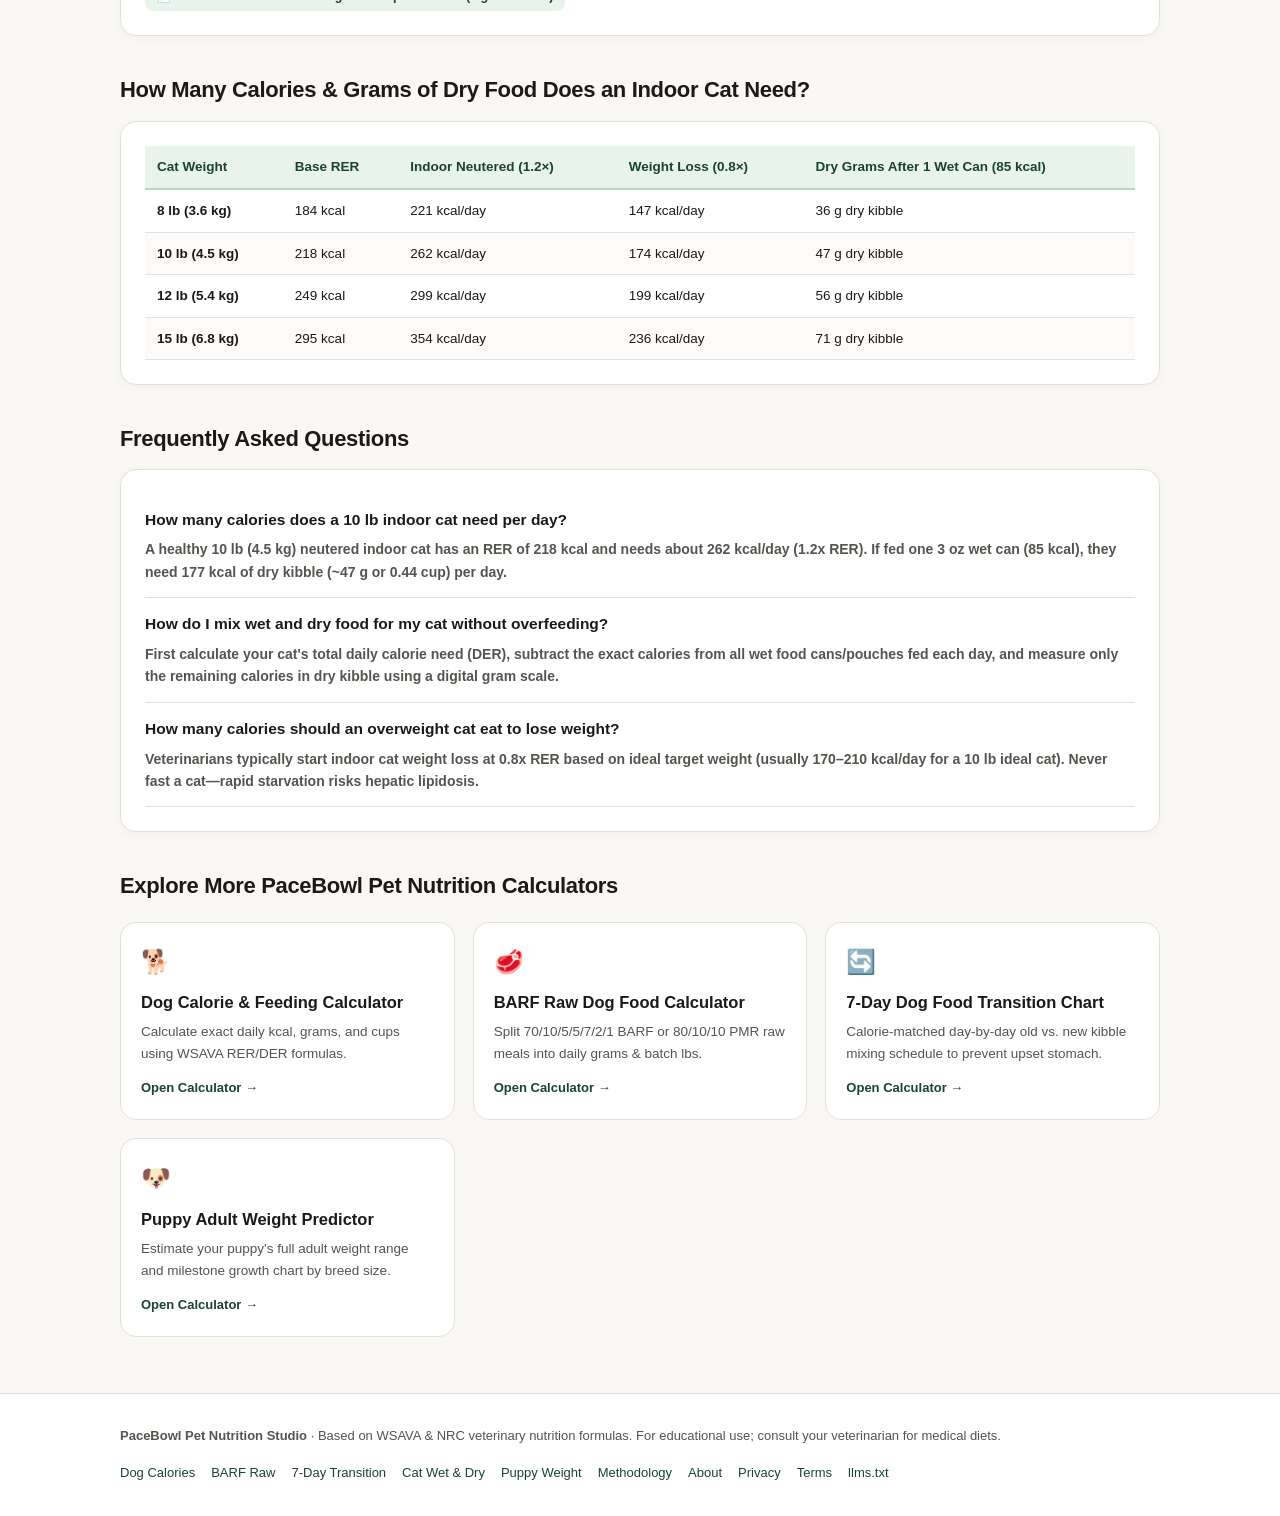
<file: tools/cat-calorie-feeding-calculator/index.html>
<!DOCTYPE html>
<html lang="en">
<head>
  <meta charset="UTF-8">
  <meta name="viewport" content="width=device-width, initial-scale=1.0">
  <title>Cat Calorie & Wet/Dry Food Calculator — Daily Grams</title>
  <meta name="description" content="Free cat calorie & mixed wet/dry feeding calculator. Subtract daily wet cans from WSAVA DER calories to find exact dry kibble grams for indoor cats.">
  <meta name="keywords" content="cat calorie calculator, how much wet and dry food to feed a cat, mixed feeding cat calculator, kitten calorie calculator">
  <meta name="robots" content="index, follow, max-image-preview:large, max-snippet:-1, max-video-preview:-1">
  <link rel="canonical" href="https://pacebowl.com/tools/cat-calorie-feeding-calculator/">
  <link rel="alternate" type="application/json" href="https://pacebowl.com/.well-known/agent-skills/index.json" title="Agent Skills Index">
  <link rel="icon" type="image/svg+xml" href="/favicon.svg">
  <link rel="alternate icon" type="image/x-icon" href="/favicon.ico">
  <link rel="apple-touch-icon" sizes="180x180" href="/apple-touch-icon.png">
  <link rel="manifest" href="/site.webmanifest">
  <meta name="author" content="PaceBowl Pet Nutrition Editorial Team">
  <meta property="og:image:alt" content="PaceBowl Pet Nutrition — Free Veterinary-Standard Dog & Cat Feeding Calculators">
  <link rel="alternate" type="text/markdown" href="https://pacebowl.com/tools/cat-calorie-feeding-calculator/algorithm.md" title="Plain-Text Algorithm Specification">
  <meta name="theme-color" content="#1B4332">
  <meta name="google-site-verification" content="p_5pqOozjilh_Db2M0Owy5AQCZHdlvAVFpxQ-Asdxcs">

  <meta property="og:type" content="website">
  <meta property="og:site_name" content="PaceBowl Pet Nutrition">
  <meta property="og:title" content="Cat Calorie & Wet/Dry Food Calculator — Daily Grams">
  <meta property="og:description" content="Free cat calorie & mixed wet/dry feeding calculator. Subtract daily wet cans from WSAVA DER calories to find exact dry kibble grams for indoor cats.">
  <meta property="og:url" content="https://pacebowl.com/tools/cat-calorie-feeding-calculator/">
  <meta property="og:image" content="https://pacebowl.com/assets/og-pacebowl.png">
  <meta property="og:image:width" content="1200">
  <meta property="og:image:height" content="630">

  <meta name="twitter:card" content="summary_large_image">
  <meta name="twitter:title" content="Cat Calorie & Wet/Dry Food Calculator — Daily Grams">
  <meta name="twitter:description" content="Free cat calorie & mixed wet/dry feeding calculator. Subtract daily wet cans from WSAVA DER calories to find exact dry kibble grams for indoor cats.">
  <meta name="twitter:image" content="https://pacebowl.com/assets/og-pacebowl.png">

  <link rel="stylesheet" href="/assets/css/pacebowl.css">
  <script type="application/ld+json">
{
  "@context": "https://schema.org",
  "@graph": [
    {
      "@type": "Organization",
      "@id": "https://pacebowl.com/#organization",
      "name": "PaceBowl Pet Nutrition",
      "alternateName": "PaceBowl",
      "slogan": "Precision Pet Portion & Slow-Feeding Calculators.",
      "url": "https://pacebowl.com/",
      "description": "PaceBowl Pet Nutrition provides free, veterinary-standard dog and cat feeding, BARF/PMR raw diet, 7-day kibble transition, and puppy growth calculators based on WSAVA, NRC, and AAFCO guidelines, with instant printable A4 fridge charts.",
      "foundingDate": "2026",
      "inLanguage": "en-US",
      "areaServed": "Worldwide",
      "knowsAbout": [
        "WSAVA Global Nutrition Guidelines",
        "Resting Energy Requirement (RER) and Daily Energy Requirement (DER)",
        "BARF 70/10/5/5/7/2/1 and PMR 80/10/10 Raw Dog Food",
        "Canine and Feline Calorie Calculation",
        "7-Day Dog Food Transition Schedules",
        "Indoor Cat Wet and Dry Mixed Feeding",
        "Puppy Breed-Size Adult Weight Growth Curves",
        "Slow-Feeder Bowl Portion Sizing"
      ],
      "logo": {
        "@type": "ImageObject",
        "url": "https://pacebowl.com/assets/og-pacebowl.png",
        "width": 1200,
        "height": 630
      },
      "sameAs": [
        "https://github.com/fullofjoy",
        "https://www.wikidata.org/wiki/Q144",
        "https://www.wikidata.org/wiki/Q146",
        "https://www.wikidata.org/wiki/Q38404",
        "https://www.wikidata.org/wiki/Q170201"
      ],
      "contactPoint": [
        {
          "@type": "ContactPoint",
          "contactType": "editorial and formula verification",
          "url": "https://pacebowl.com/methodology/",
          "availableLanguage": [
            "en"
          ]
        }
      ]
    },
    {
      "@type": "BreadcrumbList",
      "itemListElement": [
        {
          "@type": "ListItem",
          "position": 1,
          "name": "Home",
          "item": "https://pacebowl.com/"
        },
        {
          "@type": "ListItem",
          "position": 2,
          "name": "Cat Calorie & Wet/Dry Calculator",
          "item": "https://pacebowl.com/tools/cat-calorie-feeding-calculator/"
        }
      ]
    },
    {
      "@type": "WebApplication",
      "name": "PaceBowl Cat Calorie & Wet/Dry Mixed Feeding Calculator",
      "url": "https://pacebowl.com/tools/cat-calorie-feeding-calculator/",
      "applicationCategory": "HealthApplication",
      "operatingSystem": "All",
      "isAccessibleForFree": true,
      "offers": {
        "@type": "Offer",
        "price": "0",
        "priceCurrency": "USD"
      },
      "@id": "https://pacebowl.com/tools/cat-calorie-feeding-calculator/#webapplication",
      "browserRequirements": "Requires JavaScript",
      "image": {
        "@type": "ImageObject",
        "url": "https://pacebowl.com/assets/og-pacebowl.png",
        "width": 1200,
        "height": 630
      },
      "featureList": [
        "WSAVA feline RER/DER calculation across 6 cat life stages",
        "Exact subtraction of daily wet food cans/pouches from total kcal",
        "Remaining dry kibble output in both grams and cups",
        "Automatic wet-food overfeeding warning and printable A4 PDF chart"
      ],
      "audience": {
        "@type": "Audience",
        "audienceType": "Indoor cat owners feeding mixed wet and dry diets"
      },
      "publisher": {
        "@id": "https://pacebowl.com/#organization"
      }
    },
    {
      "@type": "FAQPage",
      "mainEntity": [
        {
          "@type": "Question",
          "name": "How many calories does a 10 lb indoor cat need per day?",
          "acceptedAnswer": {
            "@type": "Answer",
            "text": "A healthy 10 lb (4.5 kg) neutered indoor cat has an RER of 218 kcal and needs about 262 kcal/day (1.2x RER). If fed one 3 oz wet can (85 kcal), they need 177 kcal of dry kibble (~47 g or 0.44 cup) per day."
          }
        },
        {
          "@type": "Question",
          "name": "How do I mix wet and dry food for my cat without overfeeding?",
          "acceptedAnswer": {
            "@type": "Answer",
            "text": "First calculate your cat's total daily calorie need (DER), subtract the exact calories from all wet food cans/pouches fed each day, and measure only the remaining calories in dry kibble using a digital gram scale."
          }
        },
        {
          "@type": "Question",
          "name": "How many calories should an overweight cat eat to lose weight?",
          "acceptedAnswer": {
            "@type": "Answer",
            "text": "Veterinarians typically start indoor cat weight loss at 0.8x RER based on ideal target weight (usually 170–210 kcal/day for a 10 lb ideal cat). Never fast a cat—rapid starvation risks hepatic lipidosis."
          }
        }
      ]
    },
    {
      "@type": "HowTo",
      "name": "How to Balance Wet and Dry Food for Your Cat",
      "totalTime": "PT2M",
      "image": {
        "@type": "ImageObject",
        "url": "https://pacebowl.com/assets/og-pacebowl.png",
        "width": 1200,
        "height": 630
      },
      "tool": [
        {
          "@type": "HowToTool",
          "name": "PaceBowl Cat Calorie & Wet/Dry Mixed Feeding Calculator"
        }
      ],
      "supply": [
        {
          "@type": "HowToSupply",
          "name": "Your cat's weight (or ideal weight)"
        },
        {
          "@type": "HowToSupply",
          "name": "Wet food can kcal/can label"
        },
        {
          "@type": "HowToSupply",
          "name": "Dry kibble kcal/kg and kcal/cup label"
        }
      ],
      "step": [
        {
          "@type": "HowToStep",
          "position": 1,
          "name": "Enter your cat's ideal weight and life stage",
          "text": "Select Indoor Neutered (1.2×), Weight Loss (0.8×), Active Outdoor (1.6×), or Kitten (2.5×)."
        },
        {
          "@type": "HowToStep",
          "position": 2,
          "name": "Enter daily wet food cans and kcal per can",
          "text": "A standard 3 oz (85 g) cat food can averages 75–95 kcal; enter 0 for dry-only diets."
        },
        {
          "@type": "HowToStep",
          "position": 3,
          "name": "Enter your dry kibble's calorie density",
          "text": "Check the bag for kcal/cup (avg 400) and kcal/kg (avg 3,800)."
        },
        {
          "@type": "HowToStep",
          "position": 4,
          "name": "Measure the remaining dry kibble in grams",
          "text": "Weighing dry food on a gram scale prevents indoor cat obesity far better than free-feeding scoops."
        }
      ]
    }
  ]
}
  </script>
  <script>
  (function () {
    try {
      var p = new URLSearchParams(window.location.search).get('umami_ignore');
      if (p === '1') localStorage.setItem('umami.disabled', '1');
      else if (p === '0') localStorage.removeItem('umami.disabled');
    } catch (e) {}
    window.__matrixUmamiBeforeSend = function (type, payload) {
      try {
        if (localStorage.getItem('umami.disabled') === '1') return false;
        if (navigator.webdriver) return false;
        if (/HeadlessChrome|Playwright|Puppeteer/i.test(navigator.userAgent || '')) return false;
        var h = window.location.hostname || '';
        if (h === 'localhost' || h === '127.0.0.1' || /\.(pages\.dev|workers\.dev|instabox\.tech)$/i.test(h)) return false;
      } catch (e) {}
      return payload;
    };
  })();
  </script>
  <script defer src="https://umami-ruby-alpha-96.vercel.app/script.js" data-website-id="260de255-2ac2-4a9b-a17d-e4aec78f9ab1" data-domains="pacebowl.com,www.pacebowl.com" data-before-send="__matrixUmamiBeforeSend"></script>
  <script defer src="/assets/js/pacebowl-math.js"></script>
  <script defer src="/assets/js/pacebowl-pdf.js"></script>
  <script defer src="/assets/js/pacebowl-feedback.js"></script>
</head>
<body>
  <header class="pb-header">
    <div class="pb-container pb-nav-inner">
      <a href="/" class="pb-logo">
        <span>🐾 PaceBowl</span>
        <span class="pb-logo-badge">Pet Nutrition</span>
      </a>
      <nav class="pb-nav-links" aria-label="Primary Pet Calculators">
        <a href="/tools/dog-calorie-feeding-calculator/" class="">Dog Calories</a>
        <a href="/tools/barf-raw-dog-food-calculator/" class="">BARF Raw Diet</a>
        <a href="/tools/dog-food-transition-calculator/" class="">7-Day Transition</a>
        <a href="/tools/cat-calorie-feeding-calculator/" class="active">Cat Wet & Dry</a>
        <a href="/tools/puppy-adult-weight-calculator/" class="">Puppy Weight</a>
      </nav>
    </div>
  </header>

  <main class="pb-container">

    <nav class="pb-crumb" aria-label="Breadcrumb"><a href="/">Home</a> <span>/</span> <span>Cat Calorie &amp; Wet/Dry Calculator</span></nav>
    <section class="pb-hero">
      <div class="pb-pill">🐈 Indoor Cat Wet + Dry Mixed Feeding Engine</div>
      <h1>Cat Calorie &amp; Wet/Dry Food Calculator (Daily Grams)</h1>
      <p>Avoid indoor cat weight gain. Enter your cat's weight and daily wet food cans to calculate exact remaining dry kibble grams and cups—with a printable fridge chart.</p>
    </section>

    <section class="pb-calc-grid">
      <div class="pb-card">
        <div class="pb-field">
          <label for="cat-weight">Cat's Weight (Ideal Target Weight for Weight Loss)</label>
          <div class="pb-input-row">
            <input id="cat-weight" type="number" min="1" max="35" step="0.5" value="10">
            <select id="cat-unit" style="max-width:100px;"><option value="lb" selected>lbs</option><option value="kg">kg</option></select>
          </div>
        </div>
        <div class="pb-field">
          <label for="cat-stage">Cat Life Stage &amp; Activity</label>
          <select id="cat-stage">
            <option value="indoor_neutered" selected>Indoor Neutered / Spayed Adult (1.2× RER)</option>
            <option value="intact_adult">Intact Adult Cat (1.4× RER)</option>
            <option value="weight_loss">Weight Loss / Overweight (0.8× RER)</option>
            <option value="active_outdoor">Active / Outdoor Cat (1.6× RER)</option>
            <option value="kitten">Growing Kitten Under 12 Months (2.5× RER)</option>
            <option value="senior">Senior Cat 10+ Years (1.1× RER)</option>
          </select>
        </div>
        <div class="pb-field">
          <label for="cat-wet-cans">Wet Food Cans / Pouches Per Day &amp; kcal/Can</label>
          <div class="pb-input-row">
            <input id="cat-wet-cans" type="number" min="0" max="6" step="0.5" value="1" aria-label="Wet cans per day">
            <input id="cat-wet-kcal" type="number" min="30" max="250" value="85" aria-label="kcal per wet can">
          </div>
          <div class="pb-hint">Standard 3 oz (85 g) cat food can averages 75–95 kcal. Set cans to 0 for dry-only.</div>
        </div>
        <div class="pb-field">
          <label for="cat-dry-cup">Dry Kibble Density (kcal/cup &amp; kcal/kg)</label>
          <div class="pb-input-row">
            <input id="cat-dry-cup" type="number" min="200" max="700" value="400" aria-label="Dry kcal per cup">
            <input id="cat-dry-kg" type="number" min="2500" max="5500" value="3800" aria-label="Dry kcal per kg">
          </div>
        </div>
      </div>

      <div class="pb-card pb-card-accent">
        <div class="pb-kpi-grid">
          <div class="pb-kpi">
            <div class="pb-kpi-label">Daily Calorie Need</div>
            <div class="pb-kpi-val" id="cat-der">262 kcal</div>
            <div class="pb-kpi-sub" id="cat-rer">Base RER: 218 kcal/day</div>
          </div>
          <div class="pb-kpi">
            <div class="pb-kpi-label">Wet Food Calories</div>
            <div class="pb-kpi-val" id="cat-wet-out">85 kcal</div>
            <div class="pb-kpi-sub" id="cat-rem-out">177 kcal left for dry kibble</div>
          </div>
          <div class="pb-kpi">
            <div class="pb-kpi-label">Dry Kibble (Grams/Day)</div>
            <div class="pb-kpi-val" id="cat-dry-g">47 g</div>
            <div class="pb-kpi-sub">Weigh on digital gram scale</div>
          </div>
          <div class="pb-kpi">
            <div class="pb-kpi-label">Dry Kibble (Cups/Day)</div>
            <div class="pb-kpi-val" id="cat-dry-c">0.44 cup</div>
            <div class="pb-kpi-sub">Split into 2–3 small meals</div>
          </div>
        </div>
        <div class="pb-notice" id="cat-warn" style="display:none;"></div>
        <button type="button" id="btn-cat-pdf" class="pb-btn pb-btn-primary" style="margin-top:14px;">📄 Download Printable A4 Cat Feeding Chart (PDF)</button>
      </div>
    </section>

    <aside class="pb-eeat" aria-label="Veterinary Standards Verification and E-E-A-T Notice">
      <div class="pb-eeat-head">
        <div class="pb-eeat-title-wrap">
          <div class="pb-eeat-check" aria-hidden="true">✓</div>
          <div>
            <div class="pb-eeat-badges">
              <span class="pb-eeat-kicker">Verified Veterinary Nutrition Compliance</span>
              <span class="pb-eeat-pill">E-E-A-T Calibrated</span>
            </div>
            <p class="pb-eeat-meta">Formula audited &amp; unit-tested: <strong>November 2026</strong> by <a href="/methodology/"><strong>PaceBowl Pet Nutrition Editorial Board</strong></a></p>
          </div>
        </div>
        <div>
          <button type="button" class="pb-eeat-action" onclick="var b=document.getElementById('pb-fb-trigger');if(b)b.click();">Report Formula Variance ✉</button>
        </div>
      </div>
      <div class="pb-eeat-grid">
        <div class="pb-eeat-item">
          <span class="pb-eeat-icon" aria-hidden="true">📐</span>
          <div>
            <strong>Clinical Standard Grounding</strong>
            <span>Calibrated against <b>WSAVA Feline RER/DER Guidelines & AAFCO Wet/Dry Metabolizable Energy Norms</b> for reproducible portion accuracy.</span>
          </div>
        </div>
        <div class="pb-eeat-item">
          <span class="pb-eeat-icon" aria-hidden="true">🩺</span>
          <div>
            <strong>Veterinary Safety Scope</strong>
            <span>Never fast an overweight cat or cut calories below 0.8× RER without veterinary supervision—rapid starvation can trigger feline hepatic lipidosis.</span>
          </div>
        </div>
        <div class="pb-eeat-item">
          <span class="pb-eeat-icon" aria-hidden="true">🛡️</span>
          <div>
            <strong>Open Formula &amp; Peer Review</strong>
            <span>Inspect our plain-text math in <a href="/tools/cat-calorie-feeding-calculator/algorithm.md">algorithm.md</a> or review our <a href="/methodology/">full methodology</a>. Verified variance reports are calibrated within 48 hours.</span>
          </div>
        </div>
      </div>
    </aside>

    <section class="pb-section" aria-label="Step-by-step guide and mathematical formula">
      <div class="pb-card">
        <h2>How to Balance Wet and Dry Food for Your Cat</h2>
        <ol class="pb-steps">
        <li class="pb-step">
          <span class="pb-step-num">1</span>
          <div><h3>Enter your cat's ideal weight and life stage</h3><p>Select Indoor Neutered (1.2×), Weight Loss (0.8×), Active Outdoor (1.6×), or Kitten (2.5×).</p></div>
        </li>
        <li class="pb-step">
          <span class="pb-step-num">2</span>
          <div><h3>Enter daily wet food cans and kcal per can</h3><p>A standard 3 oz (85 g) cat food can averages 75–95 kcal; enter 0 for dry-only diets.</p></div>
        </li>
        <li class="pb-step">
          <span class="pb-step-num">3</span>
          <div><h3>Enter your dry kibble's calorie density</h3><p>Check the bag for kcal/cup (avg 400) and kcal/kg (avg 3,800).</p></div>
        </li>
        <li class="pb-step">
          <span class="pb-step-num">4</span>
          <div><h3>Measure the remaining dry kibble in grams</h3><p>Weighing dry food on a gram scale prevents indoor cat obesity far better than free-feeding scoops.</p></div>
        </li>
        </ol>
        <h3>Exact Formula &amp; Worked Example</h3>
        <pre class="pb-formula-box"><code>Cat RER (kcal)     = 70 * (weight_kg ^ 0.75)
Cat DER (kcal)     = RER * feline_stage_factor
Remaining Dry kcal = max(0, DER - (wet_cans * kcal_per_can))
Dry Kibble (g/day) = (Remaining Dry kcal / dry_kcal_per_kg) * 1000</code></pre>
        <p><strong>Worked Example:</strong> A 10 lb (4.54 kg) indoor neutered cat has RER = 218 kcal and DER = 262 kcal/day (1.2×). After feeding one 3 oz wet can (85 kcal), 177 kcal remain for dry kibble—equal to exactly 47 g (0.44 cup) of 3,800 kcal/kg dry food per day.</p>
        <a class="pb-md-link" href="/tools/cat-calorie-feeding-calculator/algorithm.md">📄 Read Machine-Readable Algorithm Specification (algorithm.md)</a>
      </div>
    </section>

    <section class="pb-section">
      <h2>How Many Calories &amp; Grams of Dry Food Does an Indoor Cat Need?</h2>
      <div class="pb-card pb-table-wrap">
        <table class="pb-table">
          <thead><tr><th>Cat Weight</th><th>Base RER</th><th>Indoor Neutered (1.2×)</th><th>Weight Loss (0.8×)</th><th>Dry Grams After 1 Wet Can (85 kcal)</th></tr></thead>
          <tbody>
            <tr><td><strong>8 lb (3.6 kg)</strong></td><td>184 kcal</td><td>221 kcal/day</td><td>147 kcal/day</td><td>36 g dry kibble</td></tr>
            <tr><td><strong>10 lb (4.5 kg)</strong></td><td>218 kcal</td><td>262 kcal/day</td><td>174 kcal/day</td><td>47 g dry kibble</td></tr>
            <tr><td><strong>12 lb (5.4 kg)</strong></td><td>249 kcal</td><td>299 kcal/day</td><td>199 kcal/day</td><td>56 g dry kibble</td></tr>
            <tr><td><strong>15 lb (6.8 kg)</strong></td><td>295 kcal</td><td>354 kcal/day</td><td>236 kcal/day</td><td>71 g dry kibble</td></tr>
          </tbody>
        </table>
      </div>
    </section>

    <section class="pb-section">
      <h2>Frequently Asked Questions</h2>
      <div class="pb-card"><div class="pb-faq-item"><h3>How many calories does a 10 lb indoor cat need per day?</h3><p><strong>A healthy 10 lb (4.5 kg) neutered indoor cat has an RER of 218 kcal and needs about 262 kcal/day (1.2x RER). If fed one 3 oz wet can (85 kcal), they need 177 kcal of dry kibble (~47 g or 0.44 cup) per day.</strong></p></div><div class="pb-faq-item"><h3>How do I mix wet and dry food for my cat without overfeeding?</h3><p><strong>First calculate your cat's total daily calorie need (DER), subtract the exact calories from all wet food cans/pouches fed each day, and measure only the remaining calories in dry kibble using a digital gram scale.</strong></p></div><div class="pb-faq-item"><h3>How many calories should an overweight cat eat to lose weight?</h3><p><strong>Veterinarians typically start indoor cat weight loss at 0.8x RER based on ideal target weight (usually 170–210 kcal/day for a 10 lb ideal cat). Never fast a cat—rapid starvation risks hepatic lipidosis.</strong></p></div></div>
    </section>
    
    <section class="pb-section" aria-label="More Pet Feeding Calculators">
      <h2>Explore More PaceBowl Pet Nutrition Calculators</h2>
      <div class="pb-tools-grid">
        <a href="/tools/dog-calorie-feeding-calculator/" class="pb-tool-card">
          <div>
            <div style="font-size:24px;">🐕</div>
            <h3>Dog Calorie & Feeding Calculator</h3>
            <p>Calculate exact daily kcal, grams, and cups using WSAVA RER/DER formulas.</p>
          </div>
          <span class="pb-tool-cta">Open Calculator &rarr;</span>
        </a>
        <a href="/tools/barf-raw-dog-food-calculator/" class="pb-tool-card">
          <div>
            <div style="font-size:24px;">🥩</div>
            <h3>BARF Raw Dog Food Calculator</h3>
            <p>Split 70/10/5/5/7/2/1 BARF or 80/10/10 PMR raw meals into daily grams & batch lbs.</p>
          </div>
          <span class="pb-tool-cta">Open Calculator &rarr;</span>
        </a>
        <a href="/tools/dog-food-transition-calculator/" class="pb-tool-card">
          <div>
            <div style="font-size:24px;">🔄</div>
            <h3>7-Day Dog Food Transition Chart</h3>
            <p>Calorie-matched day-by-day old vs. new kibble mixing schedule to prevent upset stomach.</p>
          </div>
          <span class="pb-tool-cta">Open Calculator &rarr;</span>
        </a>
        <a href="/tools/puppy-adult-weight-calculator/" class="pb-tool-card">
          <div>
            <div style="font-size:24px;">🐶</div>
            <h3>Puppy Adult Weight Predictor</h3>
            <p>Estimate your puppy's full adult weight range and milestone growth chart by breed size.</p>
          </div>
          <span class="pb-tool-cta">Open Calculator &rarr;</span>
        </a>
      </div>
    </section>
  </main>

  <footer class="pb-footer">
    <div class="pb-container pb-footer-inner">
      <div>
        <strong>PaceBowl Pet Nutrition Studio</strong> · Based on WSAVA &amp; NRC veterinary nutrition formulas. For educational use; consult your veterinarian for medical diets.
      </div>
      <div class="pb-footer-links">
        <a href="/tools/dog-calorie-feeding-calculator/">Dog Calories</a>
        <a href="/tools/barf-raw-dog-food-calculator/">BARF Raw</a>
        <a href="/tools/dog-food-transition-calculator/">7-Day Transition</a>
        <a href="/tools/cat-calorie-feeding-calculator/">Cat Wet &amp; Dry</a>
        <a href="/tools/puppy-adult-weight-calculator/">Puppy Weight</a>
        <a href="/methodology/">Methodology</a>
        <a href="/about/">About</a>
        <a href="/privacy/">Privacy</a>
        <a href="/terms/">Terms</a>
        <a href="/llms.txt">llms.txt</a>
      </div>
    </div>
  </footer>
  <script>
    (function(){
      function run(){
        if(!window.PaceBowlMath) return;
        const r = window.PaceBowlMath.calcCatFeeding({
          weight: document.getElementById('cat-weight').value,
          unit: document.getElementById('cat-unit').value,
          stage: document.getElementById('cat-stage').value,
          wetCansPerDay: document.getElementById('cat-wet-cans').value,
          kcalPerWetCan: document.getElementById('cat-wet-kcal').value,
          dryKcalPerCup: document.getElementById('cat-dry-cup').value,
          dryKcalPerKg: document.getElementById('cat-dry-kg').value,
        });
        document.getElementById('cat-der').textContent = r.der + ' kcal';
        document.getElementById('cat-rer').textContent = 'Base RER: ' + r.rer + ' kcal/day (' + r.factor + 'x)';
        document.getElementById('cat-wet-out').textContent = r.wetKcal + ' kcal';
        document.getElementById('cat-rem-out').textContent = r.remainingDryKcal + ' kcal left for dry kibble';
        document.getElementById('cat-dry-g').textContent = r.dryGramsPerDay + ' g';
        document.getElementById('cat-dry-c').textContent = r.dryCupsPerDay + ' cups';
        const w = document.getElementById('cat-warn');
        if(r.overfedWarning){
          w.style.display='block';
          w.innerHTML='<strong>Heads up:</strong> Wet food alone (' + r.wetKcal + ' kcal) already exceeds your cat\'s daily target (' + r.der + ' kcal). Reduce wet cans or skip dry kibble.';
        } else { w.style.display='none'; }
        window.__lastCat = r;
      }
      ['cat-weight','cat-unit','cat-stage','cat-wet-cans','cat-wet-kcal','cat-dry-cup','cat-dry-kg'].forEach(id=>{
        document.getElementById(id).addEventListener('input', run);
        document.getElementById(id).addEventListener('change', run);
      });
      document.getElementById('btn-cat-pdf').addEventListener('click', function(){
        const r = window.__lastCat;
        if(!r || !window.PaceBowlPdf) return;
        const days = ['Monday','Tuesday','Wednesday','Thursday','Friday','Saturday','Sunday'];
        window.PaceBowlPdf.downloadFeedingChartPdf({
          title: 'Daily Cat Wet & Dry Feeding Chart (' + r.der + ' kcal/day)',
          filename: 'PaceBowl-Cat-Feeding-Chart.pdf',
          summaryRows: [
            ['Cat Weight & Stage:', r.weightLb + ' lbs (' + r.weightKg + ' kg) | ' + r.stageLabel],
            ['Daily Energy Target:', r.der + ' kcal/day (WSAVA RER ' + r.rer + ' x ' + r.factor + ')'],
            ['Daily Wet Food:', r.wetCansPerDay + ' can(s)/day (' + r.wetKcal + ' kcal)'],
            ['Remaining Dry Kibble:', r.dryGramsPerDay + ' g/day (' + r.dryCupsPerDay + ' cups | ' + r.remainingDryKcal + ' kcal)']
          ],
          tableTitle: 'WEEKLY CAT MEAL TRACKER',
          tableHeaders: ['Day', 'Wet Food', 'Dry Kibble (g)', 'Dry Kibble (cups)', 'Fed'],
          tableRows: days.map(d => [d, r.wetCansPerDay + ' can(s)', r.dryGramsPerDay + ' g', r.dryCupsPerDay + ' c', '']),
          checkboxes: true,
          notes: [
            'Never fast an overweight cat; gradual weight loss (0.5%-1% per week) prevents hepatic lipidosis.',
            'Keep treats under 10% of daily calories (' + Math.round(r.der*0.1) + ' kcal/day).',
            'Use a wide, shallow whisker-friendly bowl or slow-feeder puzzle to curb scarf-and-barf.'
          ]
        });
      });
      window.addEventListener('DOMContentLoaded', run);
      setTimeout(run, 120);
    })();</script>
</body>
</html>
</file>
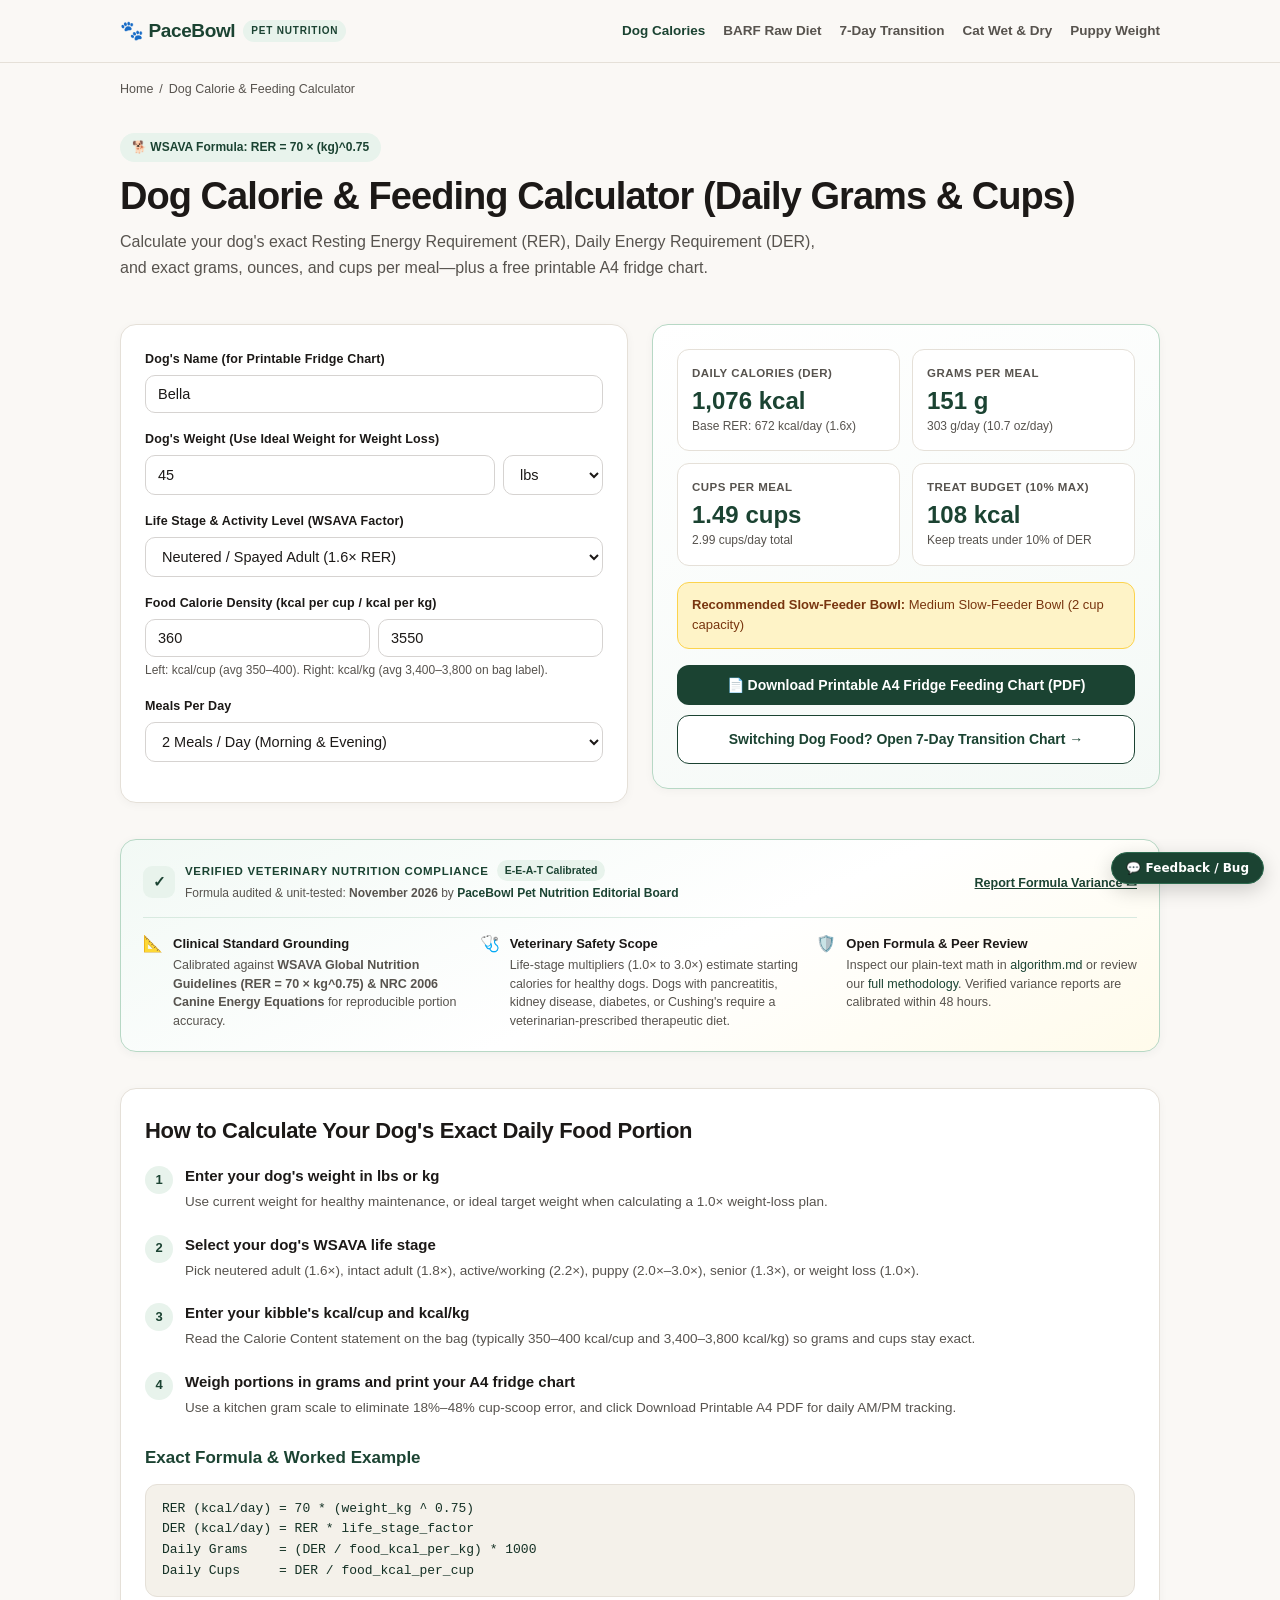
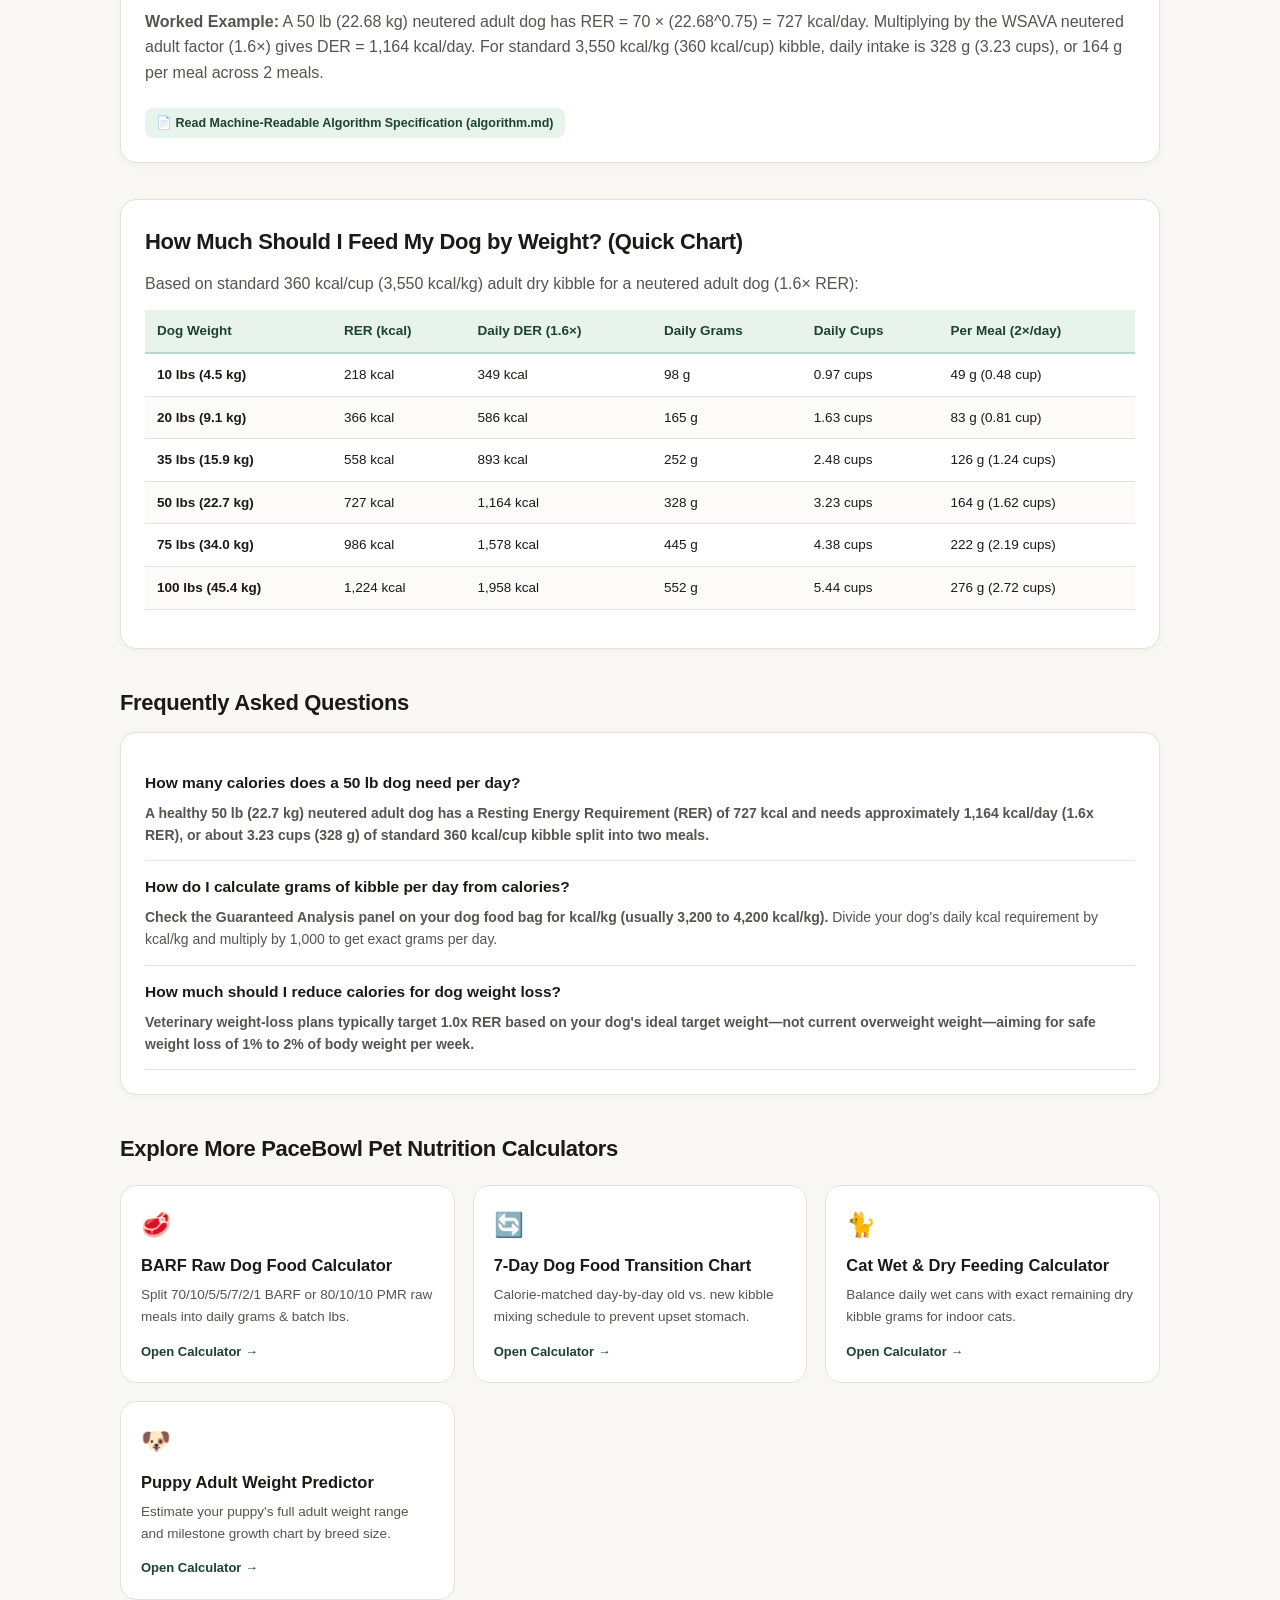
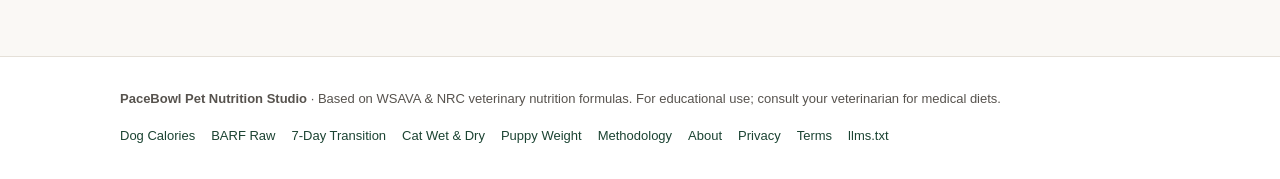
<file: tools/dog-calorie-feeding-calculator/index.html>
<!DOCTYPE html>
<html lang="en">
<head>
  <meta charset="UTF-8">
  <meta name="viewport" content="width=device-width, initial-scale=1.0">
  <title>Dog Calorie & Feeding Calculator — Daily Grams & Cups</title>
  <meta name="description" content="Free vet-standard dog calorie & feeding calculator. Find exact daily kcal (RER/DER), grams, oz, and cups per meal for puppies, adults, and weight loss.">
  <meta name="keywords" content="dog calorie calculator, dog feeding calculator, how much to feed my dog, dog food grams per day, RER DER calculator">
  <meta name="robots" content="index, follow, max-image-preview:large, max-snippet:-1, max-video-preview:-1">
  <link rel="canonical" href="https://pacebowl.com/tools/dog-calorie-feeding-calculator/">
  <link rel="alternate" type="application/json" href="https://pacebowl.com/.well-known/agent-skills/index.json" title="Agent Skills Index">
  <link rel="icon" type="image/svg+xml" href="/favicon.svg">
  <link rel="alternate icon" type="image/x-icon" href="/favicon.ico">
  <link rel="apple-touch-icon" sizes="180x180" href="/apple-touch-icon.png">
  <link rel="manifest" href="/site.webmanifest">
  <meta name="author" content="PaceBowl Pet Nutrition Editorial Team">
  <meta property="og:image:alt" content="PaceBowl Pet Nutrition — Free Veterinary-Standard Dog & Cat Feeding Calculators">
  <link rel="alternate" type="text/markdown" href="https://pacebowl.com/tools/dog-calorie-feeding-calculator/algorithm.md" title="Plain-Text Algorithm Specification">
  <meta name="theme-color" content="#1B4332">
  <meta name="google-site-verification" content="p_5pqOozjilh_Db2M0Owy5AQCZHdlvAVFpxQ-Asdxcs">

  <meta property="og:type" content="website">
  <meta property="og:site_name" content="PaceBowl Pet Nutrition">
  <meta property="og:title" content="Dog Calorie & Feeding Calculator — Daily Grams & Cups">
  <meta property="og:description" content="Free vet-standard dog calorie & feeding calculator. Find exact daily kcal (RER/DER), grams, oz, and cups per meal for puppies, adults, and weight loss.">
  <meta property="og:url" content="https://pacebowl.com/tools/dog-calorie-feeding-calculator/">
  <meta property="og:image" content="https://pacebowl.com/assets/og-pacebowl.png">
  <meta property="og:image:width" content="1200">
  <meta property="og:image:height" content="630">

  <meta name="twitter:card" content="summary_large_image">
  <meta name="twitter:title" content="Dog Calorie & Feeding Calculator — Daily Grams & Cups">
  <meta name="twitter:description" content="Free vet-standard dog calorie & feeding calculator. Find exact daily kcal (RER/DER), grams, oz, and cups per meal for puppies, adults, and weight loss.">
  <meta name="twitter:image" content="https://pacebowl.com/assets/og-pacebowl.png">

  <link rel="stylesheet" href="/assets/css/pacebowl.css">
  <script type="application/ld+json">
{
  "@context": "https://schema.org",
  "@graph": [
    {
      "@type": "Organization",
      "@id": "https://pacebowl.com/#organization",
      "name": "PaceBowl Pet Nutrition",
      "alternateName": "PaceBowl",
      "slogan": "Precision Pet Portion & Slow-Feeding Calculators.",
      "url": "https://pacebowl.com/",
      "description": "PaceBowl Pet Nutrition provides free, veterinary-standard dog and cat feeding, BARF/PMR raw diet, 7-day kibble transition, and puppy growth calculators based on WSAVA, NRC, and AAFCO guidelines, with instant printable A4 fridge charts.",
      "foundingDate": "2026",
      "inLanguage": "en-US",
      "areaServed": "Worldwide",
      "knowsAbout": [
        "WSAVA Global Nutrition Guidelines",
        "Resting Energy Requirement (RER) and Daily Energy Requirement (DER)",
        "BARF 70/10/5/5/7/2/1 and PMR 80/10/10 Raw Dog Food",
        "Canine and Feline Calorie Calculation",
        "7-Day Dog Food Transition Schedules",
        "Indoor Cat Wet and Dry Mixed Feeding",
        "Puppy Breed-Size Adult Weight Growth Curves",
        "Slow-Feeder Bowl Portion Sizing"
      ],
      "logo": {
        "@type": "ImageObject",
        "url": "https://pacebowl.com/assets/og-pacebowl.png",
        "width": 1200,
        "height": 630
      },
      "sameAs": [
        "https://github.com/fullofjoy",
        "https://www.wikidata.org/wiki/Q144",
        "https://www.wikidata.org/wiki/Q146",
        "https://www.wikidata.org/wiki/Q38404",
        "https://www.wikidata.org/wiki/Q170201"
      ],
      "contactPoint": [
        {
          "@type": "ContactPoint",
          "contactType": "editorial and formula verification",
          "url": "https://pacebowl.com/methodology/",
          "availableLanguage": [
            "en"
          ]
        }
      ]
    },
    {
      "@type": "BreadcrumbList",
      "itemListElement": [
        {
          "@type": "ListItem",
          "position": 1,
          "name": "Home",
          "item": "https://pacebowl.com/"
        },
        {
          "@type": "ListItem",
          "position": 2,
          "name": "Dog Calorie & Feeding Calculator",
          "item": "https://pacebowl.com/tools/dog-calorie-feeding-calculator/"
        }
      ]
    },
    {
      "@type": "WebApplication",
      "name": "PaceBowl Dog Calorie & Daily Feeding Calculator",
      "url": "https://pacebowl.com/tools/dog-calorie-feeding-calculator/",
      "applicationCategory": "HealthApplication",
      "operatingSystem": "All",
      "isAccessibleForFree": true,
      "offers": {
        "@type": "Offer",
        "price": "0",
        "priceCurrency": "USD"
      },
      "@id": "https://pacebowl.com/tools/dog-calorie-feeding-calculator/#webapplication",
      "browserRequirements": "Requires JavaScript",
      "image": {
        "@type": "ImageObject",
        "url": "https://pacebowl.com/assets/og-pacebowl.png",
        "width": 1200,
        "height": 630
      },
      "featureList": [
        "WSAVA RER and DER daily calorie calculation across 8 life stages",
        "Exact kibble conversion to grams, ounces, and cups per meal",
        "10% daily treat calorie budget calculation",
        "Slow-feeder bowl capacity recommendation by portion volume",
        "Zero-login printable A4 PDF fridge feeding chart"
      ],
      "audience": {
        "@type": "Audience",
        "audienceType": "Dog owners, foster caregivers, and veterinary technicians"
      },
      "publisher": {
        "@id": "https://pacebowl.com/#organization"
      }
    },
    {
      "@type": "HowTo",
      "name": "How to Calculate Your Dog's Exact Daily Food Portion",
      "totalTime": "PT2M",
      "image": {
        "@type": "ImageObject",
        "url": "https://pacebowl.com/assets/og-pacebowl.png",
        "width": 1200,
        "height": 630
      },
      "tool": [
        {
          "@type": "HowToTool",
          "name": "PaceBowl Dog Calorie & Daily Feeding Calculator"
        }
      ],
      "supply": [
        {
          "@type": "HowToSupply",
          "name": "Your dog's current or ideal target weight"
        },
        {
          "@type": "HowToSupply",
          "name": "The Guaranteed Analysis / Calorie Content panel on your dog food bag"
        }
      ],
      "step": [
        {
          "@type": "HowToStep",
          "position": 1,
          "name": "Enter your dog's weight in lbs or kg",
          "text": "Use current weight for healthy maintenance, or ideal target weight when calculating a 1.0× weight-loss plan."
        },
        {
          "@type": "HowToStep",
          "position": 2,
          "name": "Select your dog's WSAVA life stage",
          "text": "Pick neutered adult (1.6×), intact adult (1.8×), active/working (2.2×), puppy (2.0×–3.0×), senior (1.3×), or weight loss (1.0×)."
        },
        {
          "@type": "HowToStep",
          "position": 3,
          "name": "Enter your kibble's kcal/cup and kcal/kg",
          "text": "Read the Calorie Content statement on the bag (typically 350–400 kcal/cup and 3,400–3,800 kcal/kg) so grams and cups stay exact."
        },
        {
          "@type": "HowToStep",
          "position": 4,
          "name": "Weigh portions in grams and print your A4 fridge chart",
          "text": "Use a kitchen gram scale to eliminate 18%–48% cup-scoop error, and click Download Printable A4 PDF for daily AM/PM tracking."
        }
      ]
    },
    {
      "@type": "FAQPage",
      "mainEntity": [
        {
          "@type": "Question",
          "name": "How many calories does a 50 lb dog need per day?",
          "acceptedAnswer": {
            "@type": "Answer",
            "text": "A healthy 50 lb (22.7 kg) neutered adult dog has a Resting Energy Requirement (RER) of 727 kcal and needs approximately 1,164 kcal/day (1.6x RER), or about 3.23 cups (328 g) of standard 360 kcal/cup kibble split into two meals."
          }
        },
        {
          "@type": "Question",
          "name": "How do I calculate grams of kibble per day from calories?",
          "acceptedAnswer": {
            "@type": "Answer",
            "text": "Check the Guaranteed Analysis panel on your dog food bag for kcal/kg (usually 3,200 to 4,200 kcal/kg). Divide your dog's daily kcal requirement by kcal/kg and multiply by 1,000 to get exact grams per day."
          }
        },
        {
          "@type": "Question",
          "name": "How much should I reduce calories for dog weight loss?",
          "acceptedAnswer": {
            "@type": "Answer",
            "text": "Veterinary weight-loss plans typically target 1.0x RER based on your dog's ideal target weight—not current overweight weight—aiming for safe weight loss of 1% to 2% of body weight per week."
          }
        }
      ]
    }
  ]
}
  </script>
  <script>
  (function () {
    try {
      var p = new URLSearchParams(window.location.search).get('umami_ignore');
      if (p === '1') localStorage.setItem('umami.disabled', '1');
      else if (p === '0') localStorage.removeItem('umami.disabled');
    } catch (e) {}
    window.__matrixUmamiBeforeSend = function (type, payload) {
      try {
        if (localStorage.getItem('umami.disabled') === '1') return false;
        if (navigator.webdriver) return false;
        if (/HeadlessChrome|Playwright|Puppeteer/i.test(navigator.userAgent || '')) return false;
        var h = window.location.hostname || '';
        if (h === 'localhost' || h === '127.0.0.1' || /\.(pages\.dev|workers\.dev|instabox\.tech)$/i.test(h)) return false;
      } catch (e) {}
      return payload;
    };
  })();
  </script>
  <script defer src="https://umami-ruby-alpha-96.vercel.app/script.js" data-website-id="260de255-2ac2-4a9b-a17d-e4aec78f9ab1" data-domains="pacebowl.com,www.pacebowl.com" data-before-send="__matrixUmamiBeforeSend"></script>
  <script defer src="/assets/js/pacebowl-math.js"></script>
  <script defer src="/assets/js/pacebowl-pdf.js"></script>
  <script defer src="/assets/js/pacebowl-feedback.js"></script>
</head>
<body>
  <header class="pb-header">
    <div class="pb-container pb-nav-inner">
      <a href="/" class="pb-logo">
        <span>🐾 PaceBowl</span>
        <span class="pb-logo-badge">Pet Nutrition</span>
      </a>
      <nav class="pb-nav-links" aria-label="Primary Pet Calculators">
        <a href="/tools/dog-calorie-feeding-calculator/" class="active">Dog Calories</a>
        <a href="/tools/barf-raw-dog-food-calculator/" class="">BARF Raw Diet</a>
        <a href="/tools/dog-food-transition-calculator/" class="">7-Day Transition</a>
        <a href="/tools/cat-calorie-feeding-calculator/" class="">Cat Wet & Dry</a>
        <a href="/tools/puppy-adult-weight-calculator/" class="">Puppy Weight</a>
      </nav>
    </div>
  </header>

  <main class="pb-container">

    <nav class="pb-crumb" aria-label="Breadcrumb"><a href="/">Home</a> <span>/</span> <span>Dog Calorie &amp; Feeding Calculator</span></nav>
    <section class="pb-hero">
      <div class="pb-pill">🐕 WSAVA Formula: RER = 70 × (kg)^0.75</div>
      <h1>Dog Calorie &amp; Feeding Calculator (Daily Grams &amp; Cups)</h1>
      <p>Calculate your dog's exact Resting Energy Requirement (RER), Daily Energy Requirement (DER), and exact grams, ounces, and cups per meal—plus a free printable A4 fridge chart.</p>
    </section>

    <section class="pb-calc-grid" aria-label="Dog Calorie Calculator">
      <div class="pb-card">
        <div class="pb-field">
          <label for="dog-name">Dog's Name (for Printable Fridge Chart)</label>
          <input id="dog-name" type="text" value="Bella" placeholder="e.g. Bella, Max">
        </div>
        <div class="pb-field">
          <label for="dog-weight">Dog's Weight (Use Ideal Weight for Weight Loss)</label>
          <div class="pb-input-row">
            <input id="dog-weight" type="number" min="1" max="250" step="0.5" value="45">
            <select id="dog-unit" style="max-width:100px;">
              <option value="lb" selected>lbs</option>
              <option value="kg">kg</option>
            </select>
          </div>
        </div>
        <div class="pb-field">
          <label for="dog-stage">Life Stage &amp; Activity Level (WSAVA Factor)</label>
          <select id="dog-stage">
            <option value="neutered_adult" selected>Neutered / Spayed Adult (1.6× RER)</option>
            <option value="intact_adult">Intact Adult (1.8× RER)</option>
            <option value="weight_loss">Weight Loss / Overweight (1.0× RER)</option>
            <option value="weight_gain">Weight Gain / Underweight (1.4× RER)</option>
            <option value="active_working">Active / Working Dog (2.2× RER)</option>
            <option value="puppy_young">Puppy Under 4 Months (3.0× RER)</option>
            <option value="puppy_older">Puppy 4 to 12 Months (2.0× RER)</option>
            <option value="senior">Senior / Low Activity 7+ yrs (1.3× RER)</option>
          </select>
        </div>
        <div class="pb-field">
          <label for="dog-kcal-cup">Food Calorie Density (kcal per cup / kcal per kg)</label>
          <div class="pb-input-row">
            <input id="dog-kcal-cup" type="number" min="150" max="800" value="360" aria-label="kcal per cup">
            <input id="dog-kcal-kg" type="number" min="2000" max="6000" value="3550" aria-label="kcal per kg">
          </div>
          <div class="pb-hint">Left: kcal/cup (avg 350–400). Right: kcal/kg (avg 3,400–3,800 on bag label).</div>
        </div>
        <div class="pb-field">
          <label for="dog-meals">Meals Per Day</label>
          <select id="dog-meals">
            <option value="2" selected>2 Meals / Day (Morning &amp; Evening)</option>
            <option value="3">3 Meals / Day (Recommended for Puppies)</option>
            <option value="1">1 Meal / Day</option>
          </select>
        </div>
      </div>

      <div class="pb-card pb-card-accent">
        <div class="pb-kpi-grid">
          <div class="pb-kpi">
            <div class="pb-kpi-label">Daily Calories (DER)</div>
            <div class="pb-kpi-val" id="out-der">1,076 kcal</div>
            <div class="pb-kpi-sub" id="out-rer">Base RER: 672 kcal/day</div>
          </div>
          <div class="pb-kpi">
            <div class="pb-kpi-label">Grams Per Meal</div>
            <div class="pb-kpi-val" id="out-g-meal">152 g</div>
            <div class="pb-kpi-sub" id="out-g-day">303 g/day (10.7 oz/day)</div>
          </div>
          <div class="pb-kpi">
            <div class="pb-kpi-label">Cups Per Meal</div>
            <div class="pb-kpi-val" id="out-c-meal">1.49 cups</div>
            <div class="pb-kpi-sub" id="out-c-day">2.99 cups/day total</div>
          </div>
          <div class="pb-kpi">
            <div class="pb-kpi-label">Treat Budget (10% Max)</div>
            <div class="pb-kpi-val" id="out-treats">108 kcal</div>
            <div class="pb-kpi-sub">Keep treats under 10% of DER</div>
          </div>
        </div>
        <div class="pb-notice" id="out-bowl"><strong>Recommended Slow-Feeder Bowl:</strong> Medium Slow-Feeder Bowl (2 cup capacity)</div>
        <div style="margin-top:16px; display:flex; flex-direction:column; gap:10px;">
          <button type="button" id="btn-dog-pdf" class="pb-btn pb-btn-primary">📄 Download Printable A4 Fridge Feeding Chart (PDF)</button>
          <a href="/tools/dog-food-transition-calculator/" class="pb-btn pb-btn-outline">Switching Dog Food? Open 7-Day Transition Chart &rarr;</a>
        </div>
      </div>
    </section>

    <aside class="pb-eeat" aria-label="Veterinary Standards Verification and E-E-A-T Notice">
      <div class="pb-eeat-head">
        <div class="pb-eeat-title-wrap">
          <div class="pb-eeat-check" aria-hidden="true">✓</div>
          <div>
            <div class="pb-eeat-badges">
              <span class="pb-eeat-kicker">Verified Veterinary Nutrition Compliance</span>
              <span class="pb-eeat-pill">E-E-A-T Calibrated</span>
            </div>
            <p class="pb-eeat-meta">Formula audited &amp; unit-tested: <strong>November 2026</strong> by <a href="/methodology/"><strong>PaceBowl Pet Nutrition Editorial Board</strong></a></p>
          </div>
        </div>
        <div>
          <button type="button" class="pb-eeat-action" onclick="var b=document.getElementById('pb-fb-trigger');if(b)b.click();">Report Formula Variance ✉</button>
        </div>
      </div>
      <div class="pb-eeat-grid">
        <div class="pb-eeat-item">
          <span class="pb-eeat-icon" aria-hidden="true">📐</span>
          <div>
            <strong>Clinical Standard Grounding</strong>
            <span>Calibrated against <b>WSAVA Global Nutrition Guidelines (RER = 70 × kg^0.75) & NRC 2006 Canine Energy Equations</b> for reproducible portion accuracy.</span>
          </div>
        </div>
        <div class="pb-eeat-item">
          <span class="pb-eeat-icon" aria-hidden="true">🩺</span>
          <div>
            <strong>Veterinary Safety Scope</strong>
            <span>Life-stage multipliers (1.0× to 3.0×) estimate starting calories for healthy dogs. Dogs with pancreatitis, kidney disease, diabetes, or Cushing's require a veterinarian-prescribed therapeutic diet.</span>
          </div>
        </div>
        <div class="pb-eeat-item">
          <span class="pb-eeat-icon" aria-hidden="true">🛡️</span>
          <div>
            <strong>Open Formula &amp; Peer Review</strong>
            <span>Inspect our plain-text math in <a href="/tools/dog-calorie-feeding-calculator/algorithm.md">algorithm.md</a> or review our <a href="/methodology/">full methodology</a>. Verified variance reports are calibrated within 48 hours.</span>
          </div>
        </div>
      </div>
    </aside>

    <section class="pb-section" aria-label="Step-by-step guide and mathematical formula">
      <div class="pb-card">
        <h2>How to Calculate Your Dog's Exact Daily Food Portion</h2>
        <ol class="pb-steps">
        <li class="pb-step">
          <span class="pb-step-num">1</span>
          <div><h3>Enter your dog's weight in lbs or kg</h3><p>Use current weight for healthy maintenance, or ideal target weight when calculating a 1.0× weight-loss plan.</p></div>
        </li>
        <li class="pb-step">
          <span class="pb-step-num">2</span>
          <div><h3>Select your dog's WSAVA life stage</h3><p>Pick neutered adult (1.6×), intact adult (1.8×), active/working (2.2×), puppy (2.0×–3.0×), senior (1.3×), or weight loss (1.0×).</p></div>
        </li>
        <li class="pb-step">
          <span class="pb-step-num">3</span>
          <div><h3>Enter your kibble's kcal/cup and kcal/kg</h3><p>Read the Calorie Content statement on the bag (typically 350–400 kcal/cup and 3,400–3,800 kcal/kg) so grams and cups stay exact.</p></div>
        </li>
        <li class="pb-step">
          <span class="pb-step-num">4</span>
          <div><h3>Weigh portions in grams and print your A4 fridge chart</h3><p>Use a kitchen gram scale to eliminate 18%–48% cup-scoop error, and click Download Printable A4 PDF for daily AM/PM tracking.</p></div>
        </li>
        </ol>
        <h3>Exact Formula &amp; Worked Example</h3>
        <pre class="pb-formula-box"><code>RER (kcal/day) = 70 * (weight_kg ^ 0.75)
DER (kcal/day) = RER * life_stage_factor
Daily Grams    = (DER / food_kcal_per_kg) * 1000
Daily Cups     = DER / food_kcal_per_cup</code></pre>
        <p><strong>Worked Example:</strong> A 50 lb (22.68 kg) neutered adult dog has RER = 70 × (22.68^0.75) = 727 kcal/day. Multiplying by the WSAVA neutered adult factor (1.6×) gives DER = 1,164 kcal/day. For standard 3,550 kcal/kg (360 kcal/cup) kibble, daily intake is 328 g (3.23 cups), or 164 g per meal across 2 meals.</p>
        <a class="pb-md-link" href="/tools/dog-calorie-feeding-calculator/algorithm.md">📄 Read Machine-Readable Algorithm Specification (algorithm.md)</a>
      </div>
    </section>

    <section class="pb-section">
      <div class="pb-card">
        <h2>How Much Should I Feed My Dog by Weight? (Quick Chart)</h2>
        <p>Based on standard 360 kcal/cup (3,550 kcal/kg) adult dry kibble for a neutered adult dog (1.6× RER):</p>
        <div class="pb-table-wrap">
          <table class="pb-table">
            <thead><tr><th>Dog Weight</th><th>RER (kcal)</th><th>Daily DER (1.6×)</th><th>Daily Grams</th><th>Daily Cups</th><th>Per Meal (2×/day)</th></tr></thead>
            <tbody>
              <tr><td><strong>10 lbs (4.5 kg)</strong></td><td>218 kcal</td><td>349 kcal</td><td>98 g</td><td>0.97 cups</td><td>49 g (0.48 cup)</td></tr>
              <tr><td><strong>20 lbs (9.1 kg)</strong></td><td>366 kcal</td><td>586 kcal</td><td>165 g</td><td>1.63 cups</td><td>83 g (0.81 cup)</td></tr>
              <tr><td><strong>35 lbs (15.9 kg)</strong></td><td>558 kcal</td><td>893 kcal</td><td>252 g</td><td>2.48 cups</td><td>126 g (1.24 cups)</td></tr>
              <tr><td><strong>50 lbs (22.7 kg)</strong></td><td>727 kcal</td><td>1,164 kcal</td><td>328 g</td><td>3.23 cups</td><td>164 g (1.62 cups)</td></tr>
              <tr><td><strong>75 lbs (34.0 kg)</strong></td><td>986 kcal</td><td>1,578 kcal</td><td>445 g</td><td>4.38 cups</td><td>222 g (2.19 cups)</td></tr>
              <tr><td><strong>100 lbs (45.4 kg)</strong></td><td>1,224 kcal</td><td>1,958 kcal</td><td>552 g</td><td>5.44 cups</td><td>276 g (2.72 cups)</td></tr>
            </tbody>
          </table>
        </div>
      </div>
    </section>

    <section class="pb-section">
      <h2>Frequently Asked Questions</h2>
      <div class="pb-card"><div class="pb-faq-item"><h3>How many calories does a 50 lb dog need per day?</h3><p><strong>A healthy 50 lb (22.7 kg) neutered adult dog has a Resting Energy Requirement (RER) of 727 kcal and needs approximately 1,164 kcal/day (1.6x RER), or about 3.23 cups (328 g) of standard 360 kcal/cup kibble split into two meals.</strong></p></div><div class="pb-faq-item"><h3>How do I calculate grams of kibble per day from calories?</h3><p><strong>Check the Guaranteed Analysis panel on your dog food bag for kcal/kg (usually 3,200 to 4,200 kcal/kg).</strong> Divide your dog's daily kcal requirement by kcal/kg and multiply by 1,000 to get exact grams per day.</p></div><div class="pb-faq-item"><h3>How much should I reduce calories for dog weight loss?</h3><p><strong>Veterinary weight-loss plans typically target 1.0x RER based on your dog's ideal target weight—not current overweight weight—aiming for safe weight loss of 1% to 2% of body weight per week.</strong></p></div></div>
    </section>
    
    <section class="pb-section" aria-label="More Pet Feeding Calculators">
      <h2>Explore More PaceBowl Pet Nutrition Calculators</h2>
      <div class="pb-tools-grid">
        <a href="/tools/barf-raw-dog-food-calculator/" class="pb-tool-card">
          <div>
            <div style="font-size:24px;">🥩</div>
            <h3>BARF Raw Dog Food Calculator</h3>
            <p>Split 70/10/5/5/7/2/1 BARF or 80/10/10 PMR raw meals into daily grams & batch lbs.</p>
          </div>
          <span class="pb-tool-cta">Open Calculator &rarr;</span>
        </a>
        <a href="/tools/dog-food-transition-calculator/" class="pb-tool-card">
          <div>
            <div style="font-size:24px;">🔄</div>
            <h3>7-Day Dog Food Transition Chart</h3>
            <p>Calorie-matched day-by-day old vs. new kibble mixing schedule to prevent upset stomach.</p>
          </div>
          <span class="pb-tool-cta">Open Calculator &rarr;</span>
        </a>
        <a href="/tools/cat-calorie-feeding-calculator/" class="pb-tool-card">
          <div>
            <div style="font-size:24px;">🐈</div>
            <h3>Cat Wet & Dry Feeding Calculator</h3>
            <p>Balance daily wet cans with exact remaining dry kibble grams for indoor cats.</p>
          </div>
          <span class="pb-tool-cta">Open Calculator &rarr;</span>
        </a>
        <a href="/tools/puppy-adult-weight-calculator/" class="pb-tool-card">
          <div>
            <div style="font-size:24px;">🐶</div>
            <h3>Puppy Adult Weight Predictor</h3>
            <p>Estimate your puppy's full adult weight range and milestone growth chart by breed size.</p>
          </div>
          <span class="pb-tool-cta">Open Calculator &rarr;</span>
        </a>
      </div>
    </section>
  </main>

  <footer class="pb-footer">
    <div class="pb-container pb-footer-inner">
      <div>
        <strong>PaceBowl Pet Nutrition Studio</strong> · Based on WSAVA &amp; NRC veterinary nutrition formulas. For educational use; consult your veterinarian for medical diets.
      </div>
      <div class="pb-footer-links">
        <a href="/tools/dog-calorie-feeding-calculator/">Dog Calories</a>
        <a href="/tools/barf-raw-dog-food-calculator/">BARF Raw</a>
        <a href="/tools/dog-food-transition-calculator/">7-Day Transition</a>
        <a href="/tools/cat-calorie-feeding-calculator/">Cat Wet &amp; Dry</a>
        <a href="/tools/puppy-adult-weight-calculator/">Puppy Weight</a>
        <a href="/methodology/">Methodology</a>
        <a href="/about/">About</a>
        <a href="/privacy/">Privacy</a>
        <a href="/terms/">Terms</a>
        <a href="/llms.txt">llms.txt</a>
      </div>
    </div>
  </footer>
  <script>
    (function(){
      function run(){
        if(!window.PaceBowlMath) return;
        const name = (document.getElementById('dog-name').value || 'My Dog').trim();
        const r = window.PaceBowlMath.calcDogFeeding({
          weight: document.getElementById('dog-weight').value,
          unit: document.getElementById('dog-unit').value,
          stage: document.getElementById('dog-stage').value,
          kcalPerCup: document.getElementById('dog-kcal-cup').value,
          kcalPerKg: document.getElementById('dog-kcal-kg').value,
          meals: document.getElementById('dog-meals').value,
        });
        document.getElementById('out-der').textContent = r.der.toLocaleString() + ' kcal';
        document.getElementById('out-rer').textContent = 'Base RER: ' + r.rer.toLocaleString() + ' kcal/day (' + r.factor + 'x)';
        document.getElementById('out-g-meal').textContent = r.gramsPerMeal + ' g';
        document.getElementById('out-g-day').textContent = r.gramsPerDay + ' g/day (' + r.ozPerDay + ' oz/day)';
        document.getElementById('out-c-meal').textContent = r.cupsPerMeal + ' cups';
        document.getElementById('out-c-day').textContent = r.cupsPerDay + ' cups/day total';
        document.getElementById('out-treats').textContent = Math.round(r.der * 0.1) + ' kcal';
        document.getElementById('out-bowl').innerHTML = '<strong>Recommended Slow-Feeder Bowl:</strong> ' + r.bowlRec;
        window.__lastDog = { name, r };
      }
      ['dog-name','dog-weight','dog-unit','dog-stage','dog-kcal-cup','dog-kcal-kg','dog-meals'].forEach(id=>{
        document.getElementById(id).addEventListener('input', run);
        document.getElementById(id).addEventListener('change', run);
      });
      document.getElementById('btn-dog-pdf').addEventListener('click', function(){
        const d = window.__lastDog;
        if(!d || !window.PaceBowlPdf) return;
        const r = d.r;
        const days = ['Monday','Tuesday','Wednesday','Thursday','Friday','Saturday','Sunday'];
        window.PaceBowlPdf.downloadFeedingChartPdf({
          title: d.name + ' - Daily Dog Feeding Chart (' + r.der + ' kcal/day)',
          filename: 'PaceBowl-Dog-Feeding-Chart-' + d.name.replace(/\s+/g,'-') + '.pdf',
          summaryRows: [
            ['Pet & Weight:', d.name + ' | ' + r.weightLb + ' lbs (' + r.weightKg + ' kg) | ' + r.stageLabel],
            ['Daily Energy Target:', r.der + ' kcal/day (WSAVA RER ' + r.rer + ' kcal x ' + r.factor + ')'],
            ['Exact Portion Per Meal:', r.gramsPerMeal + ' g (' + r.ozPerMeal + ' oz) / ' + r.cupsPerMeal + ' cups x ' + r.meals + ' meals/day'],
            ['Daily Total & Treats:', r.gramsPerDay + ' g/day (' + r.cupsPerDay + ' cups) | Max Treats: ' + Math.round(r.der*0.1) + ' kcal/day'],
            ['Slow-Feeder Bowl:', r.bowlRec]
          ],
          tableTitle: 'WEEKLY FRIDGE MEAL TRACKER (CHECK OFF AFTER EACH MEAL)',
          tableHeaders: ['Day of Week', 'Grams / Meal', 'Cups / Meal', 'Daily Total', 'Fed Check'],
          tableRows: days.map(day => [day, r.gramsPerMeal + ' g', r.cupsPerMeal + ' cups', r.gramsPerDay + ' g', '']),
          checkboxes: true
        });
      });
      window.addEventListener('DOMContentLoaded', run);
      setTimeout(run, 120);
    })();</script>
</body>
</html>
</file>
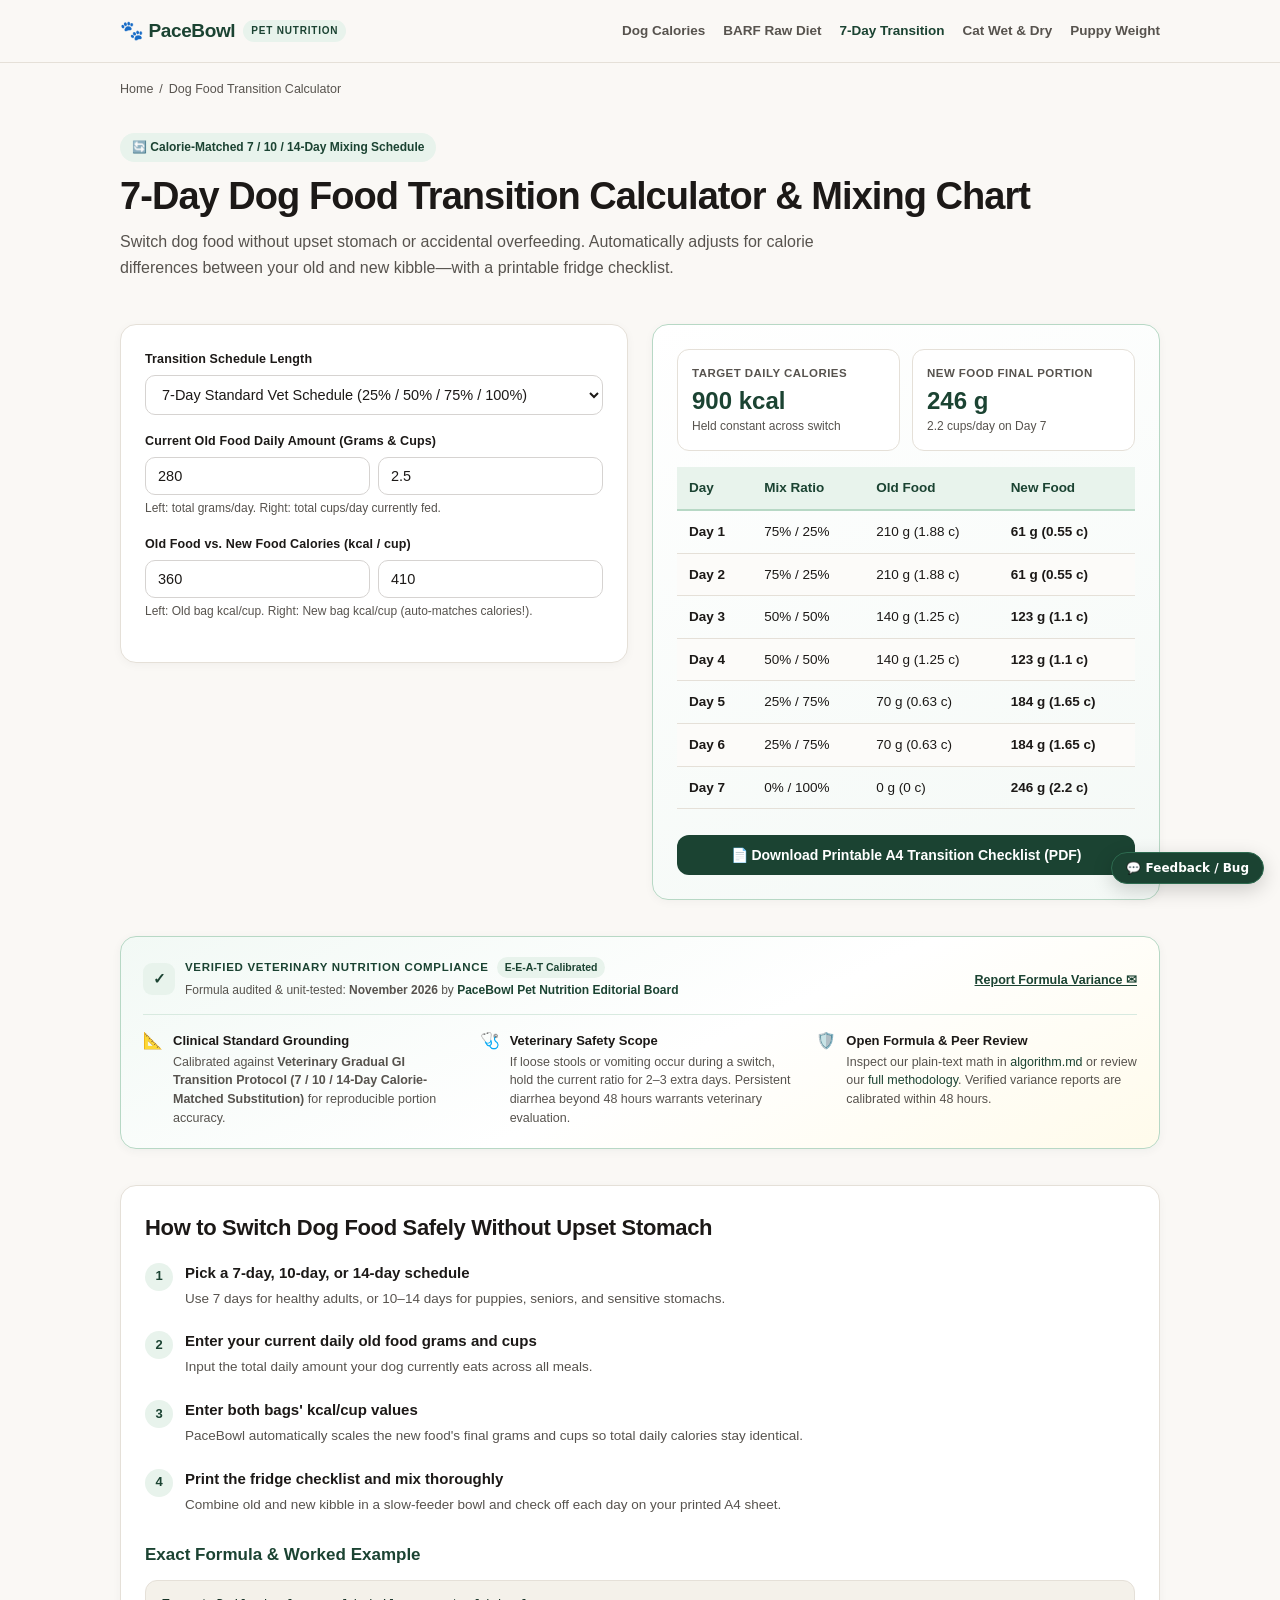
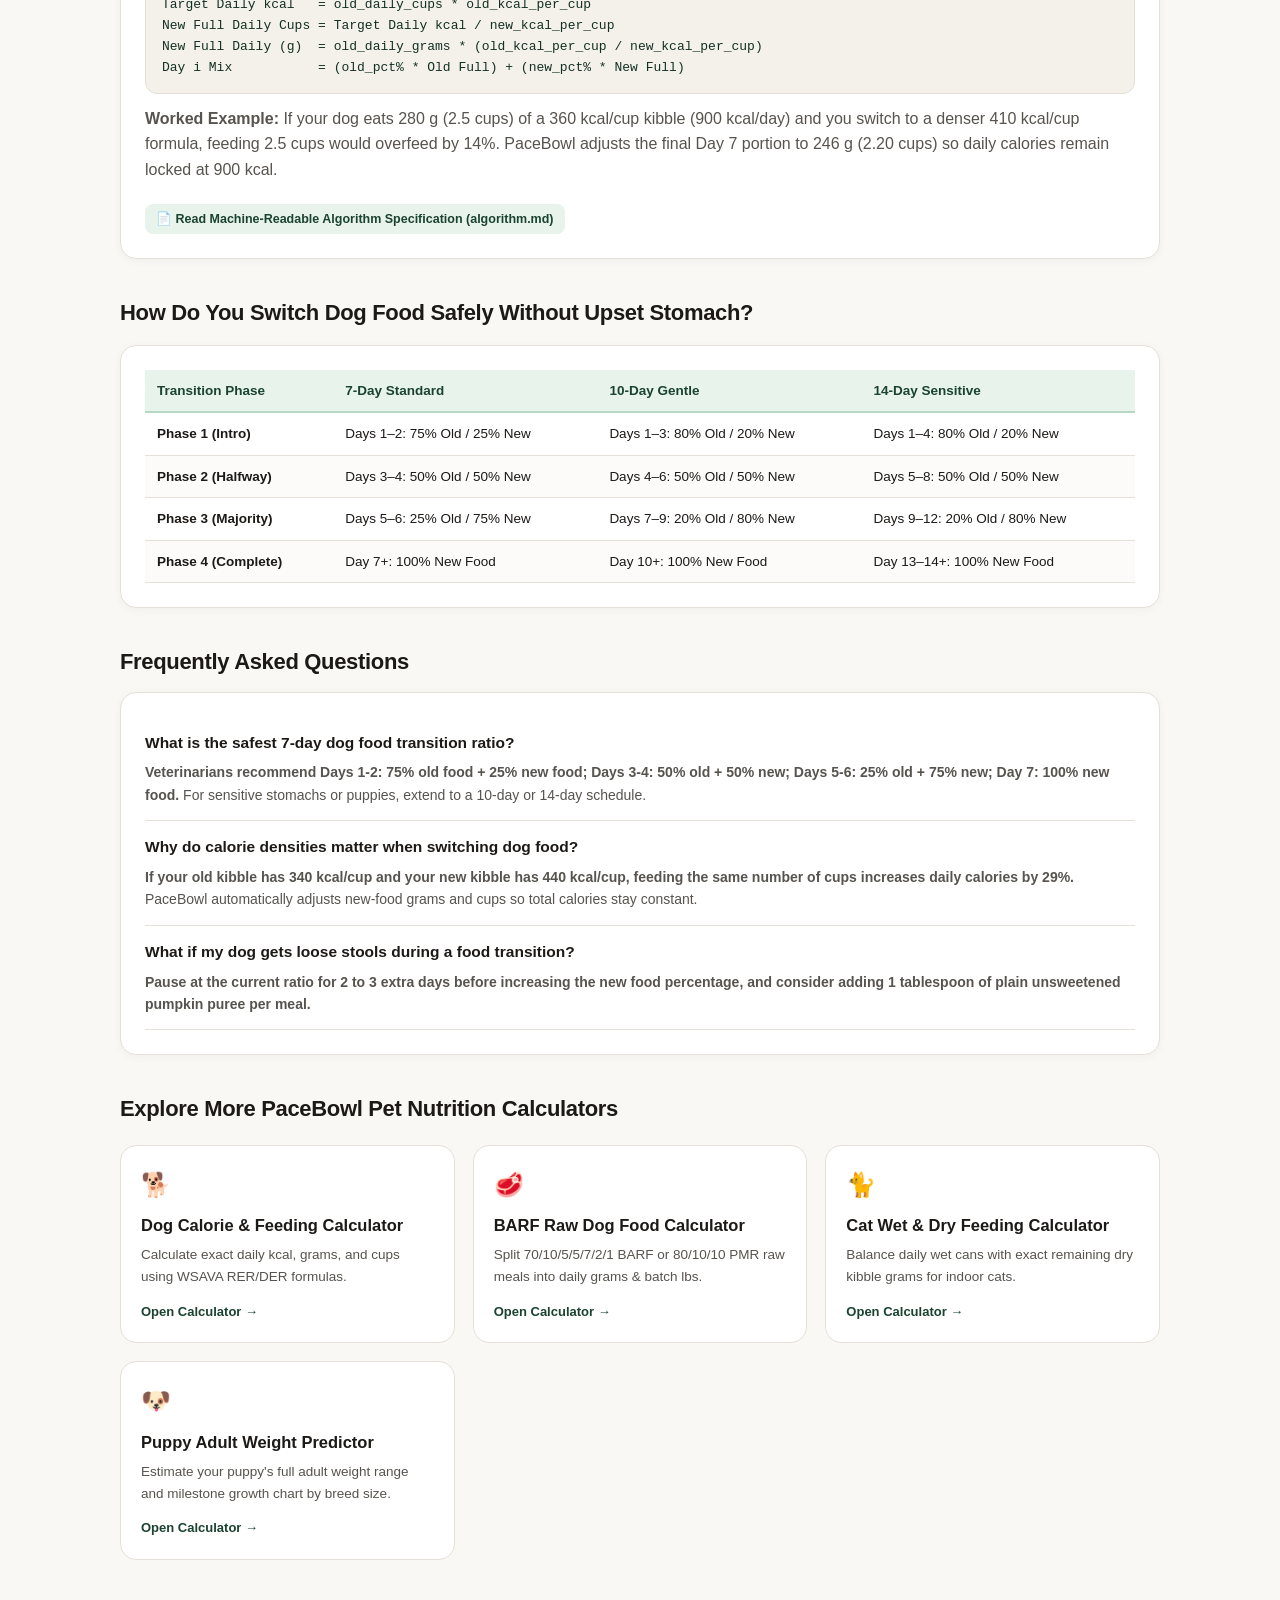
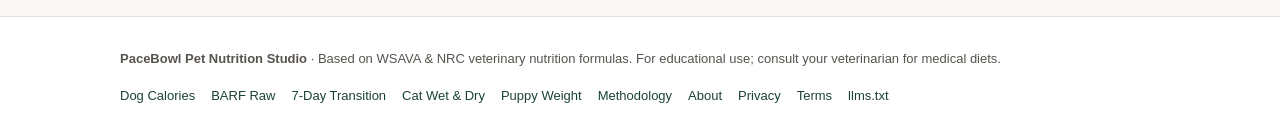
<file: tools/dog-food-transition-calculator/index.html>
<!DOCTYPE html>
<html lang="en">
<head>
  <meta charset="UTF-8">
  <meta name="viewport" content="width=device-width, initial-scale=1.0">
  <title>7-Day Dog Food Transition Calculator & Mixing Chart</title>
  <meta name="description" content="Free 7-day, 10-day, and 14-day dog food transition calculator. Calorie-matched old vs. new kibble grams and cups per day to switch food safely.">
  <meta name="keywords" content="7 day dog food transition chart, dog food transition calculator, how to switch dog food calculator, puppy food transition schedule">
  <meta name="robots" content="index, follow, max-image-preview:large, max-snippet:-1, max-video-preview:-1">
  <link rel="canonical" href="https://pacebowl.com/tools/dog-food-transition-calculator/">
  <link rel="alternate" type="application/json" href="https://pacebowl.com/.well-known/agent-skills/index.json" title="Agent Skills Index">
  <link rel="icon" type="image/svg+xml" href="/favicon.svg">
  <link rel="alternate icon" type="image/x-icon" href="/favicon.ico">
  <link rel="apple-touch-icon" sizes="180x180" href="/apple-touch-icon.png">
  <link rel="manifest" href="/site.webmanifest">
  <meta name="author" content="PaceBowl Pet Nutrition Editorial Team">
  <meta property="og:image:alt" content="PaceBowl Pet Nutrition — Free Veterinary-Standard Dog & Cat Feeding Calculators">
  <link rel="alternate" type="text/markdown" href="https://pacebowl.com/tools/dog-food-transition-calculator/algorithm.md" title="Plain-Text Algorithm Specification">
  <meta name="theme-color" content="#1B4332">
  <meta name="google-site-verification" content="p_5pqOozjilh_Db2M0Owy5AQCZHdlvAVFpxQ-Asdxcs">

  <meta property="og:type" content="website">
  <meta property="og:site_name" content="PaceBowl Pet Nutrition">
  <meta property="og:title" content="7-Day Dog Food Transition Calculator & Mixing Chart">
  <meta property="og:description" content="Free 7-day, 10-day, and 14-day dog food transition calculator. Calorie-matched old vs. new kibble grams and cups per day to switch food safely.">
  <meta property="og:url" content="https://pacebowl.com/tools/dog-food-transition-calculator/">
  <meta property="og:image" content="https://pacebowl.com/assets/og-pacebowl.png">
  <meta property="og:image:width" content="1200">
  <meta property="og:image:height" content="630">

  <meta name="twitter:card" content="summary_large_image">
  <meta name="twitter:title" content="7-Day Dog Food Transition Calculator & Mixing Chart">
  <meta name="twitter:description" content="Free 7-day, 10-day, and 14-day dog food transition calculator. Calorie-matched old vs. new kibble grams and cups per day to switch food safely.">
  <meta name="twitter:image" content="https://pacebowl.com/assets/og-pacebowl.png">

  <link rel="stylesheet" href="/assets/css/pacebowl.css">
  <script type="application/ld+json">
{
  "@context": "https://schema.org",
  "@graph": [
    {
      "@type": "Organization",
      "@id": "https://pacebowl.com/#organization",
      "name": "PaceBowl Pet Nutrition",
      "alternateName": "PaceBowl",
      "slogan": "Precision Pet Portion & Slow-Feeding Calculators.",
      "url": "https://pacebowl.com/",
      "description": "PaceBowl Pet Nutrition provides free, veterinary-standard dog and cat feeding, BARF/PMR raw diet, 7-day kibble transition, and puppy growth calculators based on WSAVA, NRC, and AAFCO guidelines, with instant printable A4 fridge charts.",
      "foundingDate": "2026",
      "inLanguage": "en-US",
      "areaServed": "Worldwide",
      "knowsAbout": [
        "WSAVA Global Nutrition Guidelines",
        "Resting Energy Requirement (RER) and Daily Energy Requirement (DER)",
        "BARF 70/10/5/5/7/2/1 and PMR 80/10/10 Raw Dog Food",
        "Canine and Feline Calorie Calculation",
        "7-Day Dog Food Transition Schedules",
        "Indoor Cat Wet and Dry Mixed Feeding",
        "Puppy Breed-Size Adult Weight Growth Curves",
        "Slow-Feeder Bowl Portion Sizing"
      ],
      "logo": {
        "@type": "ImageObject",
        "url": "https://pacebowl.com/assets/og-pacebowl.png",
        "width": 1200,
        "height": 630
      },
      "sameAs": [
        "https://github.com/fullofjoy",
        "https://www.wikidata.org/wiki/Q144",
        "https://www.wikidata.org/wiki/Q146",
        "https://www.wikidata.org/wiki/Q38404",
        "https://www.wikidata.org/wiki/Q170201"
      ],
      "contactPoint": [
        {
          "@type": "ContactPoint",
          "contactType": "editorial and formula verification",
          "url": "https://pacebowl.com/methodology/",
          "availableLanguage": [
            "en"
          ]
        }
      ]
    },
    {
      "@type": "BreadcrumbList",
      "itemListElement": [
        {
          "@type": "ListItem",
          "position": 1,
          "name": "Home",
          "item": "https://pacebowl.com/"
        },
        {
          "@type": "ListItem",
          "position": 2,
          "name": "7-Day Dog Food Transition Calculator",
          "item": "https://pacebowl.com/tools/dog-food-transition-calculator/"
        }
      ]
    },
    {
      "@type": "WebApplication",
      "name": "PaceBowl 7-Day Dog Food Transition Calculator",
      "url": "https://pacebowl.com/tools/dog-food-transition-calculator/",
      "applicationCategory": "HealthApplication",
      "operatingSystem": "All",
      "isAccessibleForFree": true,
      "offers": {
        "@type": "Offer",
        "price": "0",
        "priceCurrency": "USD"
      },
      "@id": "https://pacebowl.com/tools/dog-food-transition-calculator/#webapplication",
      "browserRequirements": "Requires JavaScript",
      "image": {
        "@type": "ImageObject",
        "url": "https://pacebowl.com/assets/og-pacebowl.png",
        "width": 1200,
        "height": 630
      },
      "featureList": [
        "7-day standard, 10-day gentle, and 14-day sensitive-stomach transition schedules",
        "Automatic calorie-density calibration between old and new kibble kcal/cup",
        "Day-by-day old vs. new food grams and cups table",
        "Printable A4 PDF fridge transition checklist with checkboxes"
      ],
      "audience": {
        "@type": "Audience",
        "audienceType": "Dog and puppy owners switching kibble brands or life-stage formulas"
      },
      "publisher": {
        "@id": "https://pacebowl.com/#organization"
      }
    },
    {
      "@type": "FAQPage",
      "mainEntity": [
        {
          "@type": "Question",
          "name": "What is the safest 7-day dog food transition ratio?",
          "acceptedAnswer": {
            "@type": "Answer",
            "text": "Veterinarians recommend Days 1-2: 75% old food + 25% new food; Days 3-4: 50% old + 50% new; Days 5-6: 25% old + 75% new; Day 7: 100% new food. For sensitive stomachs or puppies, extend to a 10-day or 14-day schedule."
          }
        },
        {
          "@type": "Question",
          "name": "Why do calorie densities matter when switching dog food?",
          "acceptedAnswer": {
            "@type": "Answer",
            "text": "If your old kibble has 340 kcal/cup and your new kibble has 440 kcal/cup, feeding the same number of cups increases daily calories by 29%. PaceBowl automatically adjusts new-food grams and cups so total calories stay constant."
          }
        },
        {
          "@type": "Question",
          "name": "What if my dog gets loose stools during a food transition?",
          "acceptedAnswer": {
            "@type": "Answer",
            "text": "Pause at the current ratio for 2 to 3 extra days before increasing the new food percentage, and consider adding 1 tablespoon of plain unsweetened pumpkin puree per meal."
          }
        }
      ]
    },
    {
      "@type": "HowTo",
      "name": "How to Switch Dog Food Safely Without Upset Stomach",
      "totalTime": "PT2M",
      "image": {
        "@type": "ImageObject",
        "url": "https://pacebowl.com/assets/og-pacebowl.png",
        "width": 1200,
        "height": 630
      },
      "tool": [
        {
          "@type": "HowToTool",
          "name": "PaceBowl 7-Day Dog Food Transition & Mixing Calculator"
        }
      ],
      "supply": [
        {
          "@type": "HowToSupply",
          "name": "Old dog food bag kcal/cup"
        },
        {
          "@type": "HowToSupply",
          "name": "New dog food bag kcal/cup"
        },
        {
          "@type": "HowToSupply",
          "name": "Kitchen gram scale or measuring cup"
        }
      ],
      "step": [
        {
          "@type": "HowToStep",
          "position": 1,
          "name": "Pick a 7-day, 10-day, or 14-day schedule",
          "text": "Use 7 days for healthy adults, or 10–14 days for puppies, seniors, and sensitive stomachs."
        },
        {
          "@type": "HowToStep",
          "position": 2,
          "name": "Enter your current daily old food grams and cups",
          "text": "Input the total daily amount your dog currently eats across all meals."
        },
        {
          "@type": "HowToStep",
          "position": 3,
          "name": "Enter both bags' kcal/cup values",
          "text": "PaceBowl automatically scales the new food's final grams and cups so total daily calories stay identical."
        },
        {
          "@type": "HowToStep",
          "position": 4,
          "name": "Print the fridge checklist and mix thoroughly",
          "text": "Combine old and new kibble in a slow-feeder bowl and check off each day on your printed A4 sheet."
        }
      ]
    }
  ]
}
  </script>
  <script>
  (function () {
    try {
      var p = new URLSearchParams(window.location.search).get('umami_ignore');
      if (p === '1') localStorage.setItem('umami.disabled', '1');
      else if (p === '0') localStorage.removeItem('umami.disabled');
    } catch (e) {}
    window.__matrixUmamiBeforeSend = function (type, payload) {
      try {
        if (localStorage.getItem('umami.disabled') === '1') return false;
        if (navigator.webdriver) return false;
        if (/HeadlessChrome|Playwright|Puppeteer/i.test(navigator.userAgent || '')) return false;
        var h = window.location.hostname || '';
        if (h === 'localhost' || h === '127.0.0.1' || /\.(pages\.dev|workers\.dev|instabox\.tech)$/i.test(h)) return false;
      } catch (e) {}
      return payload;
    };
  })();
  </script>
  <script defer src="https://umami-ruby-alpha-96.vercel.app/script.js" data-website-id="260de255-2ac2-4a9b-a17d-e4aec78f9ab1" data-domains="pacebowl.com,www.pacebowl.com" data-before-send="__matrixUmamiBeforeSend"></script>
  <script defer src="/assets/js/pacebowl-math.js"></script>
  <script defer src="/assets/js/pacebowl-pdf.js"></script>
  <script defer src="/assets/js/pacebowl-feedback.js"></script>
</head>
<body>
  <header class="pb-header">
    <div class="pb-container pb-nav-inner">
      <a href="/" class="pb-logo">
        <span>🐾 PaceBowl</span>
        <span class="pb-logo-badge">Pet Nutrition</span>
      </a>
      <nav class="pb-nav-links" aria-label="Primary Pet Calculators">
        <a href="/tools/dog-calorie-feeding-calculator/" class="">Dog Calories</a>
        <a href="/tools/barf-raw-dog-food-calculator/" class="">BARF Raw Diet</a>
        <a href="/tools/dog-food-transition-calculator/" class="active">7-Day Transition</a>
        <a href="/tools/cat-calorie-feeding-calculator/" class="">Cat Wet & Dry</a>
        <a href="/tools/puppy-adult-weight-calculator/" class="">Puppy Weight</a>
      </nav>
    </div>
  </header>

  <main class="pb-container">

    <nav class="pb-crumb" aria-label="Breadcrumb"><a href="/">Home</a> <span>/</span> <span>Dog Food Transition Calculator</span></nav>
    <section class="pb-hero">
      <div class="pb-pill">🔄 Calorie-Matched 7 / 10 / 14-Day Mixing Schedule</div>
      <h1>7-Day Dog Food Transition Calculator &amp; Mixing Chart</h1>
      <p>Switch dog food without upset stomach or accidental overfeeding. Automatically adjusts for calorie differences between your old and new kibble—with a printable fridge checklist.</p>
    </section>

    <section class="pb-calc-grid">
      <div class="pb-card">
        <div class="pb-field">
          <label for="tr-days">Transition Schedule Length</label>
          <select id="tr-days">
            <option value="7" selected>7-Day Standard Vet Schedule (25% / 50% / 75% / 100%)</option>
            <option value="10">10-Day Gentle Schedule (+10% New Food Daily)</option>
            <option value="14">14-Day Sensitive Stomach / Puppy Schedule</option>
          </select>
        </div>
        <div class="pb-field">
          <label for="tr-old-g">Current Old Food Daily Amount (Grams &amp; Cups)</label>
          <div class="pb-input-row">
            <input id="tr-old-g" type="number" min="20" max="1500" value="280" aria-label="Old food daily grams">
            <input id="tr-old-c" type="number" min="0.25" max="12" step="0.25" value="2.5" aria-label="Old food daily cups">
          </div>
          <div class="pb-hint">Left: total grams/day. Right: total cups/day currently fed.</div>
        </div>
        <div class="pb-field">
          <label for="tr-old-kcal">Old Food vs. New Food Calories (kcal / cup)</label>
          <div class="pb-input-row">
            <input id="tr-old-kcal" type="number" min="150" max="700" value="360" aria-label="Old food kcal per cup">
            <input id="tr-new-kcal" type="number" min="150" max="700" value="410" aria-label="New food kcal per cup">
          </div>
          <div class="pb-hint">Left: Old bag kcal/cup. Right: New bag kcal/cup (auto-matches calories!).</div>
        </div>
      </div>

      <div class="pb-card pb-card-accent">
        <div class="pb-kpi-grid">
          <div class="pb-kpi">
            <div class="pb-kpi-label">Target Daily Calories</div>
            <div class="pb-kpi-val" id="tr-kcal">900 kcal</div>
            <div class="pb-kpi-sub">Held constant across switch</div>
          </div>
          <div class="pb-kpi">
            <div class="pb-kpi-label">New Food Final Portion</div>
            <div class="pb-kpi-val" id="tr-new-final">246 g</div>
            <div class="pb-kpi-sub" id="tr-new-cups">2.20 cups/day on final day</div>
          </div>
        </div>
        <div class="pb-table-wrap">
          <table class="pb-table">
            <thead><tr><th>Day</th><th>Mix Ratio</th><th>Old Food</th><th>New Food</th></tr></thead>
            <tbody id="tr-tbody"></tbody>
          </table>
        </div>
        <button type="button" id="btn-tr-pdf" class="pb-btn pb-btn-primary" style="margin-top:12px;">📄 Download Printable A4 Transition Checklist (PDF)</button>
      </div>
    </section>

    <aside class="pb-eeat" aria-label="Veterinary Standards Verification and E-E-A-T Notice">
      <div class="pb-eeat-head">
        <div class="pb-eeat-title-wrap">
          <div class="pb-eeat-check" aria-hidden="true">✓</div>
          <div>
            <div class="pb-eeat-badges">
              <span class="pb-eeat-kicker">Verified Veterinary Nutrition Compliance</span>
              <span class="pb-eeat-pill">E-E-A-T Calibrated</span>
            </div>
            <p class="pb-eeat-meta">Formula audited &amp; unit-tested: <strong>November 2026</strong> by <a href="/methodology/"><strong>PaceBowl Pet Nutrition Editorial Board</strong></a></p>
          </div>
        </div>
        <div>
          <button type="button" class="pb-eeat-action" onclick="var b=document.getElementById('pb-fb-trigger');if(b)b.click();">Report Formula Variance ✉</button>
        </div>
      </div>
      <div class="pb-eeat-grid">
        <div class="pb-eeat-item">
          <span class="pb-eeat-icon" aria-hidden="true">📐</span>
          <div>
            <strong>Clinical Standard Grounding</strong>
            <span>Calibrated against <b>Veterinary Gradual GI Transition Protocol (7 / 10 / 14-Day Calorie-Matched Substitution)</b> for reproducible portion accuracy.</span>
          </div>
        </div>
        <div class="pb-eeat-item">
          <span class="pb-eeat-icon" aria-hidden="true">🩺</span>
          <div>
            <strong>Veterinary Safety Scope</strong>
            <span>If loose stools or vomiting occur during a switch, hold the current ratio for 2–3 extra days. Persistent diarrhea beyond 48 hours warrants veterinary evaluation.</span>
          </div>
        </div>
        <div class="pb-eeat-item">
          <span class="pb-eeat-icon" aria-hidden="true">🛡️</span>
          <div>
            <strong>Open Formula &amp; Peer Review</strong>
            <span>Inspect our plain-text math in <a href="/tools/dog-food-transition-calculator/algorithm.md">algorithm.md</a> or review our <a href="/methodology/">full methodology</a>. Verified variance reports are calibrated within 48 hours.</span>
          </div>
        </div>
      </div>
    </aside>

    <section class="pb-section" aria-label="Step-by-step guide and mathematical formula">
      <div class="pb-card">
        <h2>How to Switch Dog Food Safely Without Upset Stomach</h2>
        <ol class="pb-steps">
        <li class="pb-step">
          <span class="pb-step-num">1</span>
          <div><h3>Pick a 7-day, 10-day, or 14-day schedule</h3><p>Use 7 days for healthy adults, or 10–14 days for puppies, seniors, and sensitive stomachs.</p></div>
        </li>
        <li class="pb-step">
          <span class="pb-step-num">2</span>
          <div><h3>Enter your current daily old food grams and cups</h3><p>Input the total daily amount your dog currently eats across all meals.</p></div>
        </li>
        <li class="pb-step">
          <span class="pb-step-num">3</span>
          <div><h3>Enter both bags' kcal/cup values</h3><p>PaceBowl automatically scales the new food's final grams and cups so total daily calories stay identical.</p></div>
        </li>
        <li class="pb-step">
          <span class="pb-step-num">4</span>
          <div><h3>Print the fridge checklist and mix thoroughly</h3><p>Combine old and new kibble in a slow-feeder bowl and check off each day on your printed A4 sheet.</p></div>
        </li>
        </ol>
        <h3>Exact Formula &amp; Worked Example</h3>
        <pre class="pb-formula-box"><code>Target Daily kcal   = old_daily_cups * old_kcal_per_cup
New Full Daily Cups = Target Daily kcal / new_kcal_per_cup
New Full Daily (g)  = old_daily_grams * (old_kcal_per_cup / new_kcal_per_cup)
Day i Mix           = (old_pct% * Old Full) + (new_pct% * New Full)</code></pre>
        <p><strong>Worked Example:</strong> If your dog eats 280 g (2.5 cups) of a 360 kcal/cup kibble (900 kcal/day) and you switch to a denser 410 kcal/cup formula, feeding 2.5 cups would overfeed by 14%. PaceBowl adjusts the final Day 7 portion to 246 g (2.20 cups) so daily calories remain locked at 900 kcal.</p>
        <a class="pb-md-link" href="/tools/dog-food-transition-calculator/algorithm.md">📄 Read Machine-Readable Algorithm Specification (algorithm.md)</a>
      </div>
    </section>

    <section class="pb-section">
      <h2>How Do You Switch Dog Food Safely Without Upset Stomach?</h2>
      <div class="pb-card pb-table-wrap">
        <table class="pb-table">
          <thead><tr><th>Transition Phase</th><th>7-Day Standard</th><th>10-Day Gentle</th><th>14-Day Sensitive</th></tr></thead>
          <tbody>
            <tr><td><strong>Phase 1 (Intro)</strong></td><td>Days 1–2: 75% Old / 25% New</td><td>Days 1–3: 80% Old / 20% New</td><td>Days 1–4: 80% Old / 20% New</td></tr>
            <tr><td><strong>Phase 2 (Halfway)</strong></td><td>Days 3–4: 50% Old / 50% New</td><td>Days 4–6: 50% Old / 50% New</td><td>Days 5–8: 50% Old / 50% New</td></tr>
            <tr><td><strong>Phase 3 (Majority)</strong></td><td>Days 5–6: 25% Old / 75% New</td><td>Days 7–9: 20% Old / 80% New</td><td>Days 9–12: 20% Old / 80% New</td></tr>
            <tr><td><strong>Phase 4 (Complete)</strong></td><td>Day 7+: 100% New Food</td><td>Day 10+: 100% New Food</td><td>Day 13–14+: 100% New Food</td></tr>
          </tbody>
        </table>
      </div>
    </section>

    <section class="pb-section">
      <h2>Frequently Asked Questions</h2>
      <div class="pb-card"><div class="pb-faq-item"><h3>What is the safest 7-day dog food transition ratio?</h3><p><strong>Veterinarians recommend Days 1-2: 75% old food + 25% new food; Days 3-4: 50% old + 50% new; Days 5-6: 25% old + 75% new; Day 7: 100% new food.</strong> For sensitive stomachs or puppies, extend to a 10-day or 14-day schedule.</p></div><div class="pb-faq-item"><h3>Why do calorie densities matter when switching dog food?</h3><p><strong>If your old kibble has 340 kcal/cup and your new kibble has 440 kcal/cup, feeding the same number of cups increases daily calories by 29%.</strong> PaceBowl automatically adjusts new-food grams and cups so total calories stay constant.</p></div><div class="pb-faq-item"><h3>What if my dog gets loose stools during a food transition?</h3><p><strong>Pause at the current ratio for 2 to 3 extra days before increasing the new food percentage, and consider adding 1 tablespoon of plain unsweetened pumpkin puree per meal.</strong></p></div></div>
    </section>
    
    <section class="pb-section" aria-label="More Pet Feeding Calculators">
      <h2>Explore More PaceBowl Pet Nutrition Calculators</h2>
      <div class="pb-tools-grid">
        <a href="/tools/dog-calorie-feeding-calculator/" class="pb-tool-card">
          <div>
            <div style="font-size:24px;">🐕</div>
            <h3>Dog Calorie & Feeding Calculator</h3>
            <p>Calculate exact daily kcal, grams, and cups using WSAVA RER/DER formulas.</p>
          </div>
          <span class="pb-tool-cta">Open Calculator &rarr;</span>
        </a>
        <a href="/tools/barf-raw-dog-food-calculator/" class="pb-tool-card">
          <div>
            <div style="font-size:24px;">🥩</div>
            <h3>BARF Raw Dog Food Calculator</h3>
            <p>Split 70/10/5/5/7/2/1 BARF or 80/10/10 PMR raw meals into daily grams & batch lbs.</p>
          </div>
          <span class="pb-tool-cta">Open Calculator &rarr;</span>
        </a>
        <a href="/tools/cat-calorie-feeding-calculator/" class="pb-tool-card">
          <div>
            <div style="font-size:24px;">🐈</div>
            <h3>Cat Wet & Dry Feeding Calculator</h3>
            <p>Balance daily wet cans with exact remaining dry kibble grams for indoor cats.</p>
          </div>
          <span class="pb-tool-cta">Open Calculator &rarr;</span>
        </a>
        <a href="/tools/puppy-adult-weight-calculator/" class="pb-tool-card">
          <div>
            <div style="font-size:24px;">🐶</div>
            <h3>Puppy Adult Weight Predictor</h3>
            <p>Estimate your puppy's full adult weight range and milestone growth chart by breed size.</p>
          </div>
          <span class="pb-tool-cta">Open Calculator &rarr;</span>
        </a>
      </div>
    </section>
  </main>

  <footer class="pb-footer">
    <div class="pb-container pb-footer-inner">
      <div>
        <strong>PaceBowl Pet Nutrition Studio</strong> · Based on WSAVA &amp; NRC veterinary nutrition formulas. For educational use; consult your veterinarian for medical diets.
      </div>
      <div class="pb-footer-links">
        <a href="/tools/dog-calorie-feeding-calculator/">Dog Calories</a>
        <a href="/tools/barf-raw-dog-food-calculator/">BARF Raw</a>
        <a href="/tools/dog-food-transition-calculator/">7-Day Transition</a>
        <a href="/tools/cat-calorie-feeding-calculator/">Cat Wet &amp; Dry</a>
        <a href="/tools/puppy-adult-weight-calculator/">Puppy Weight</a>
        <a href="/methodology/">Methodology</a>
        <a href="/about/">About</a>
        <a href="/privacy/">Privacy</a>
        <a href="/terms/">Terms</a>
        <a href="/llms.txt">llms.txt</a>
      </div>
    </div>
  </footer>
  <script>
    (function(){
      function run(){
        if(!window.PaceBowlMath) return;
        const r = window.PaceBowlMath.calcFoodTransition({
          days: document.getElementById('tr-days').value,
          oldDailyGrams: document.getElementById('tr-old-g').value,
          oldDailyCups: document.getElementById('tr-old-c').value,
          oldKcalPerCup: document.getElementById('tr-old-kcal').value,
          newKcalPerCup: document.getElementById('tr-new-kcal').value,
        });
        document.getElementById('tr-kcal').textContent = r.targetDailyKcal + ' kcal';
        document.getElementById('tr-new-final').textContent = r.newFullDailyGrams + ' g';
        document.getElementById('tr-new-cups').textContent = r.newFullDailyCups + ' cups/day on Day ' + r.days;
        document.getElementById('tr-tbody').innerHTML = r.steps.map(s =>
          '<tr><td><strong>Day ' + s.day + '</strong></td><td>' + s.oldPct + '% / ' + s.newPct + '%</td><td>' + s.oldGrams + ' g (' + s.oldCups + ' c)</td><td><strong>' + s.newGrams + ' g (' + s.newCups + ' c)</strong></td></tr>'
        ).join('');
        window.__lastTr = r;
      }
      ['tr-days','tr-old-g','tr-old-c','tr-old-kcal','tr-new-kcal'].forEach(id=>{
        document.getElementById(id).addEventListener('input', run);
        document.getElementById(id).addEventListener('change', run);
      });
      document.getElementById('btn-tr-pdf').addEventListener('click', function(){
        const r = window.__lastTr;
        if(!r || !window.PaceBowlPdf) return;
        window.PaceBowlPdf.downloadFeedingChartPdf({
          title: r.days + '-Day Dog Food Transition Mixing Chart',
          filename: 'PaceBowl-' + r.days + 'Day-Food-Transition-Chart.pdf',
          summaryRows: [
            ['Schedule Mode:', r.days + '-Day Gradual Calorie-Matched Transition'],
            ['Target Daily Energy:', r.targetDailyKcal + ' kcal/day (maintained across switch)'],
            ['Starting Old Food:', r.oldDailyGrams + ' g/day (' + r.oldDailyCups + ' cups/day)'],
            ['Ending New Food:', r.newFullDailyGrams + ' g/day (' + r.newFullDailyCups + ' cups/day)']
          ],
          tableTitle: 'DAILY MIXING SCHEDULE (DIVIDE EQUALLY ACROSS AM & PM MEALS)',
          tableHeaders: ['Day', 'Old / New %', 'Old Food (Total)', 'New Food (Total)', 'Done'],
          tableRows: r.steps.map(s => ['Day ' + s.day, s.oldPct + '% / ' + s.newPct + '%', s.oldGrams + ' g (' + s.oldCups + ' c)', s.newGrams + ' g (' + s.newCups + ' c)', '']),
          checkboxes: true,
          notes: [
            'Mix old and new kibble thoroughly in a slow-feeder bowl so picky dogs do not sort out new pieces.',
            'If stools soften, stay at the current day ratio for 2 extra days before advancing.',
            'Provide plenty of fresh water throughout the transition.'
          ]
        });
      });
      window.addEventListener('DOMContentLoaded', run);
      setTimeout(run, 120);
    })();</script>
</body>
</html>
</file>
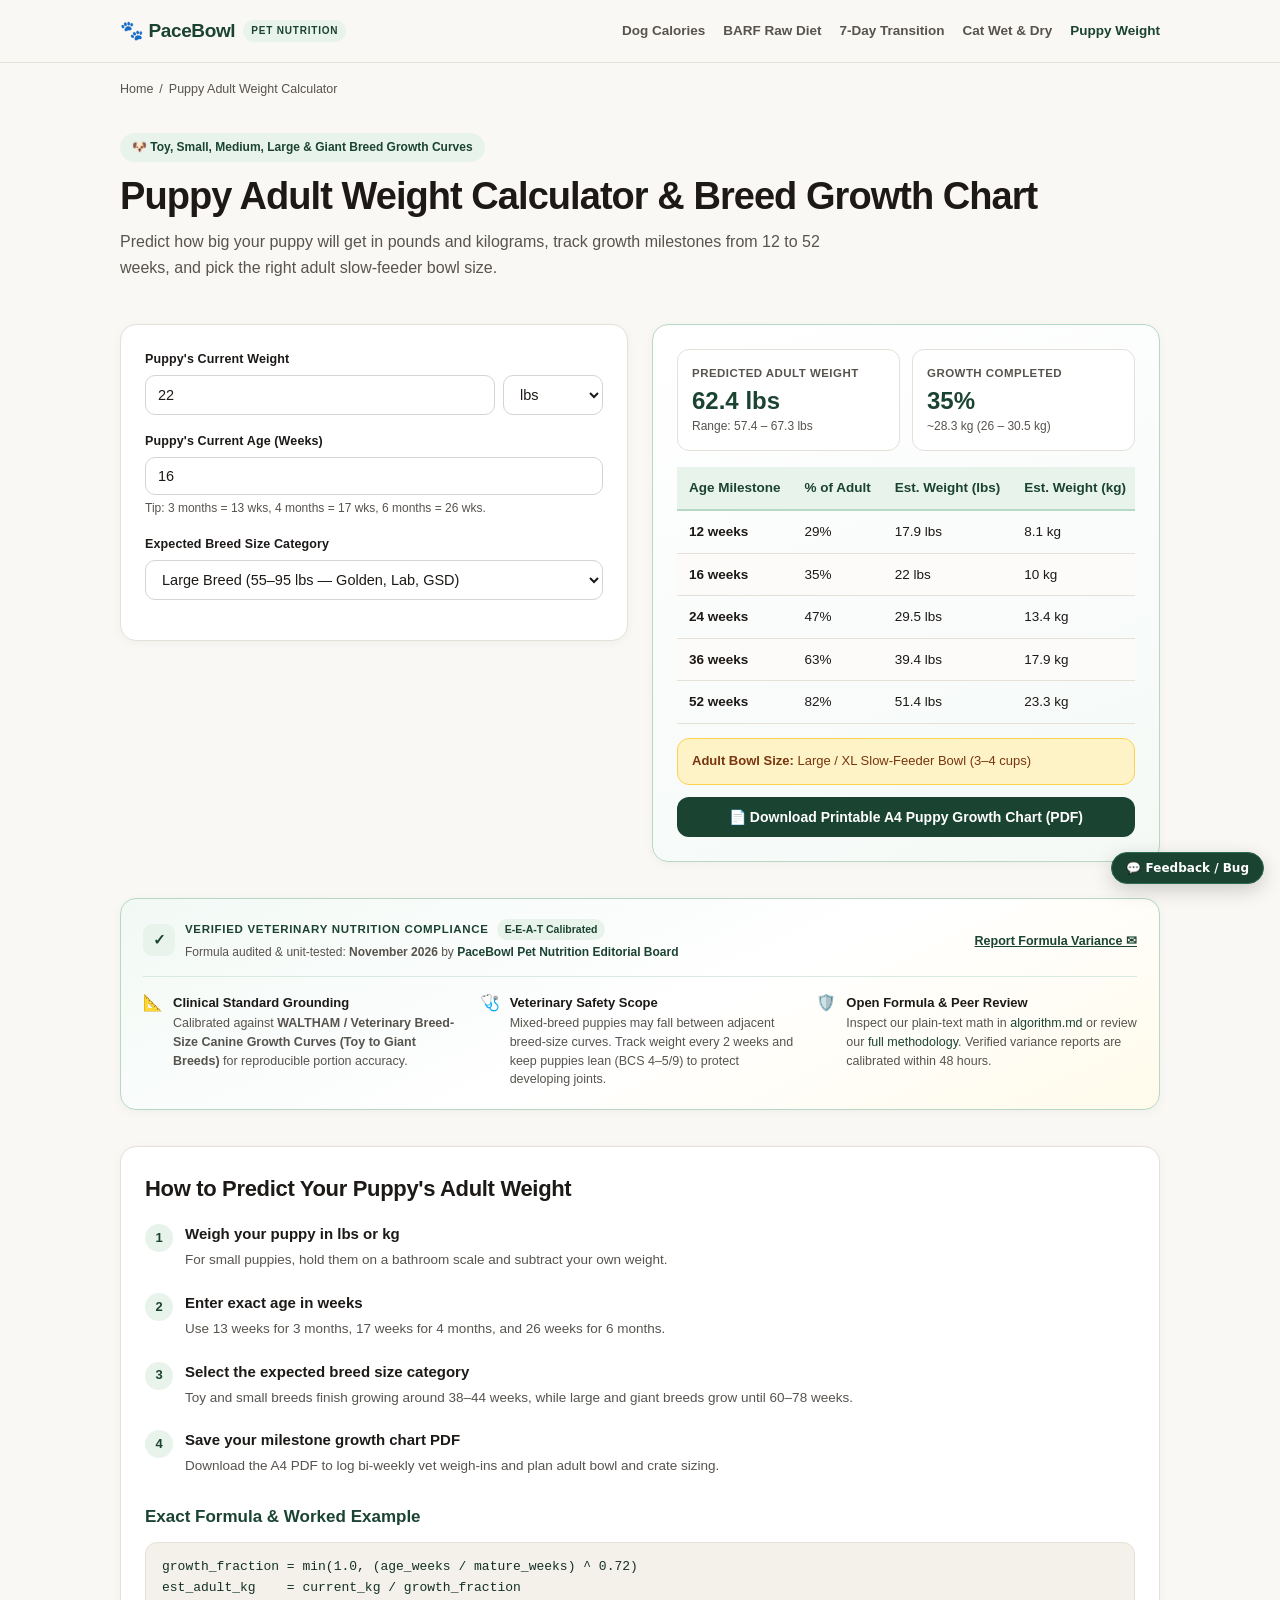
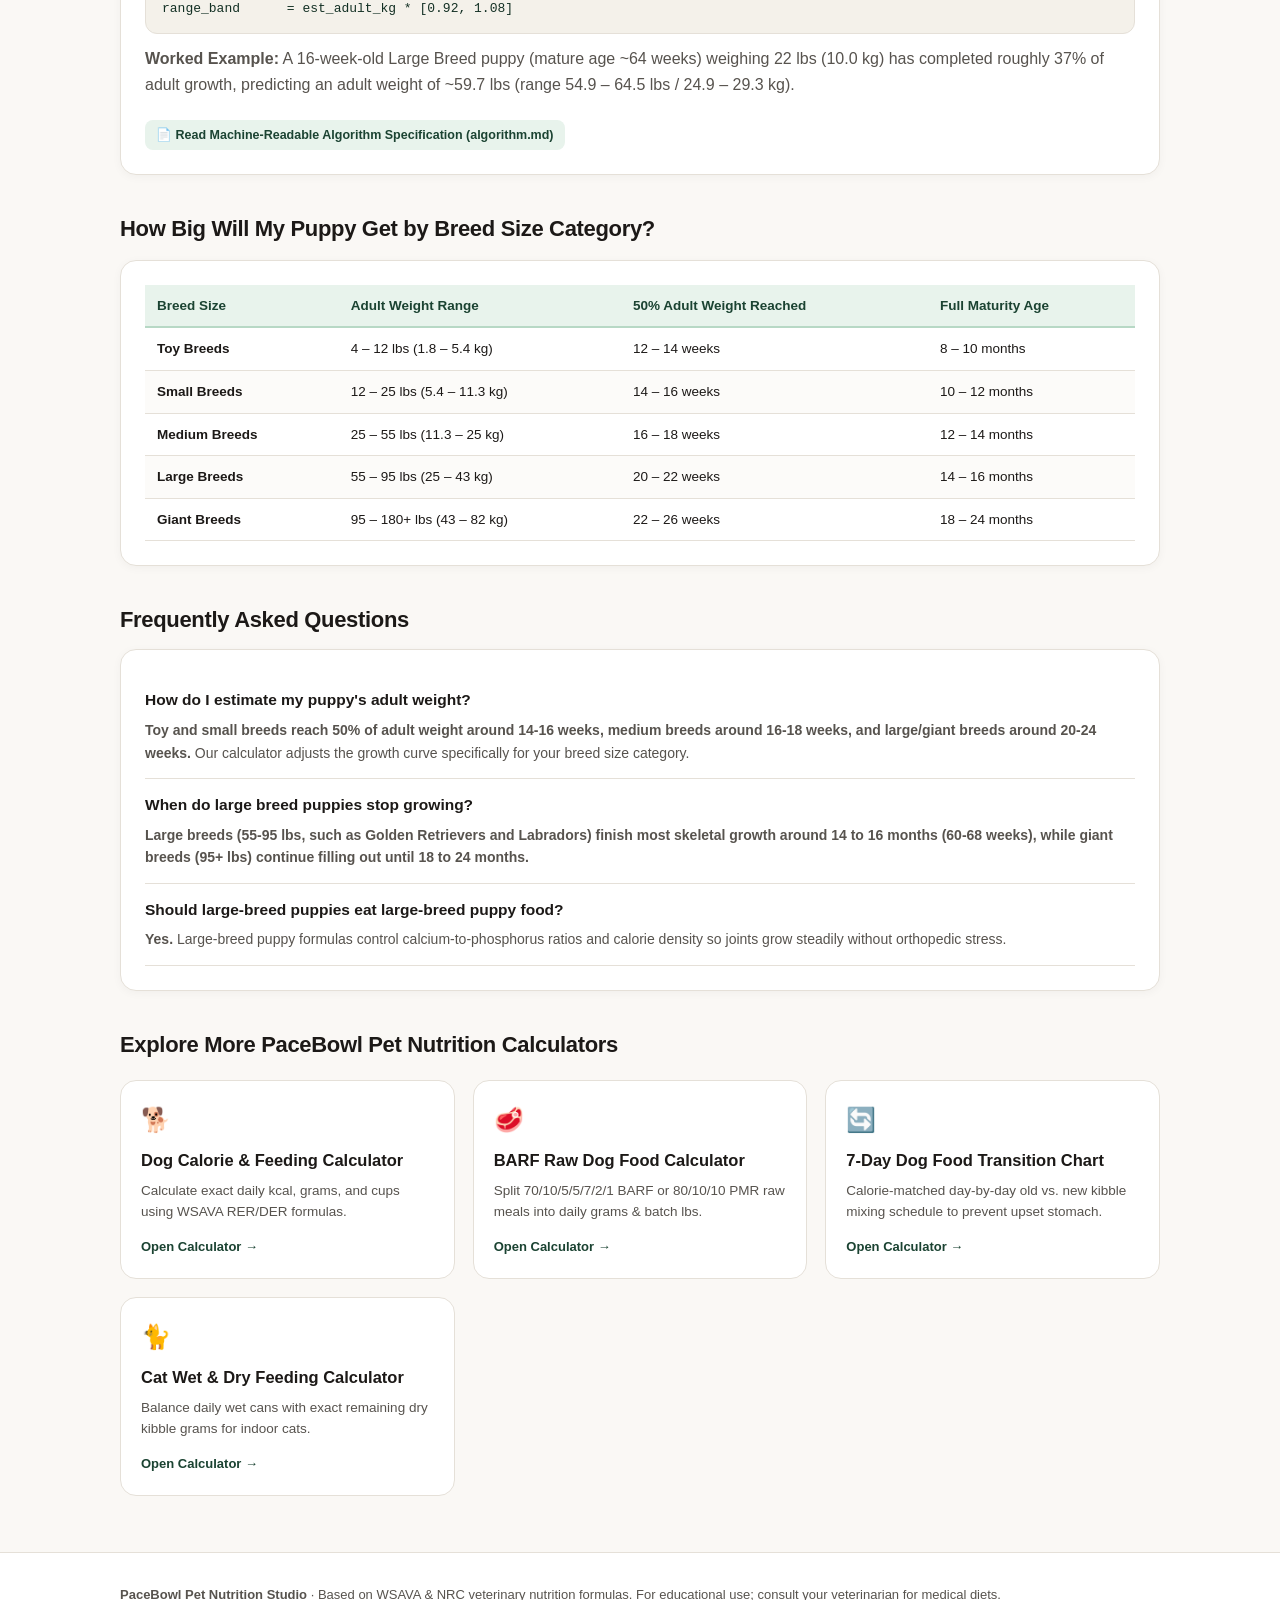
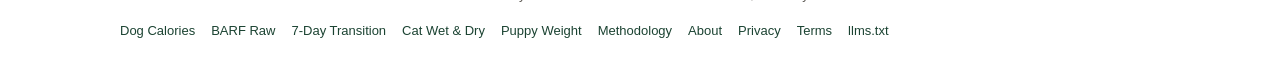
<file: tools/puppy-adult-weight-calculator/index.html>
<!DOCTYPE html>
<html lang="en">
<head>
  <meta charset="UTF-8">
  <meta name="viewport" content="width=device-width, initial-scale=1.0">
  <title>Puppy Adult Weight Calculator — Breed Growth Chart</title>
  <meta name="description" content="Free puppy adult weight calculator. Estimate your puppy's adult weight in lbs and kg from 6 to 52 weeks across Toy, Small, Medium, Large, and Giant breeds.">
  <meta name="keywords" content="puppy weight calculator, how big will my puppy get, puppy growth chart by breed size, adult dog weight predictor">
  <meta name="robots" content="index, follow, max-image-preview:large, max-snippet:-1, max-video-preview:-1">
  <link rel="canonical" href="https://pacebowl.com/tools/puppy-adult-weight-calculator/">
  <link rel="alternate" type="application/json" href="https://pacebowl.com/.well-known/agent-skills/index.json" title="Agent Skills Index">
  <link rel="icon" type="image/svg+xml" href="/favicon.svg">
  <link rel="alternate icon" type="image/x-icon" href="/favicon.ico">
  <link rel="apple-touch-icon" sizes="180x180" href="/apple-touch-icon.png">
  <link rel="manifest" href="/site.webmanifest">
  <meta name="author" content="PaceBowl Pet Nutrition Editorial Team">
  <meta property="og:image:alt" content="PaceBowl Pet Nutrition — Free Veterinary-Standard Dog & Cat Feeding Calculators">
  <link rel="alternate" type="text/markdown" href="https://pacebowl.com/tools/puppy-adult-weight-calculator/algorithm.md" title="Plain-Text Algorithm Specification">
  <meta name="theme-color" content="#1B4332">
  <meta name="google-site-verification" content="p_5pqOozjilh_Db2M0Owy5AQCZHdlvAVFpxQ-Asdxcs">

  <meta property="og:type" content="website">
  <meta property="og:site_name" content="PaceBowl Pet Nutrition">
  <meta property="og:title" content="Puppy Adult Weight Calculator — Breed Growth Chart">
  <meta property="og:description" content="Free puppy adult weight calculator. Estimate your puppy's adult weight in lbs and kg from 6 to 52 weeks across Toy, Small, Medium, Large, and Giant breeds.">
  <meta property="og:url" content="https://pacebowl.com/tools/puppy-adult-weight-calculator/">
  <meta property="og:image" content="https://pacebowl.com/assets/og-pacebowl.png">
  <meta property="og:image:width" content="1200">
  <meta property="og:image:height" content="630">

  <meta name="twitter:card" content="summary_large_image">
  <meta name="twitter:title" content="Puppy Adult Weight Calculator — Breed Growth Chart">
  <meta name="twitter:description" content="Free puppy adult weight calculator. Estimate your puppy's adult weight in lbs and kg from 6 to 52 weeks across Toy, Small, Medium, Large, and Giant breeds.">
  <meta name="twitter:image" content="https://pacebowl.com/assets/og-pacebowl.png">

  <link rel="stylesheet" href="/assets/css/pacebowl.css">
  <script type="application/ld+json">
{
  "@context": "https://schema.org",
  "@graph": [
    {
      "@type": "Organization",
      "@id": "https://pacebowl.com/#organization",
      "name": "PaceBowl Pet Nutrition",
      "alternateName": "PaceBowl",
      "slogan": "Precision Pet Portion & Slow-Feeding Calculators.",
      "url": "https://pacebowl.com/",
      "description": "PaceBowl Pet Nutrition provides free, veterinary-standard dog and cat feeding, BARF/PMR raw diet, 7-day kibble transition, and puppy growth calculators based on WSAVA, NRC, and AAFCO guidelines, with instant printable A4 fridge charts.",
      "foundingDate": "2026",
      "inLanguage": "en-US",
      "areaServed": "Worldwide",
      "knowsAbout": [
        "WSAVA Global Nutrition Guidelines",
        "Resting Energy Requirement (RER) and Daily Energy Requirement (DER)",
        "BARF 70/10/5/5/7/2/1 and PMR 80/10/10 Raw Dog Food",
        "Canine and Feline Calorie Calculation",
        "7-Day Dog Food Transition Schedules",
        "Indoor Cat Wet and Dry Mixed Feeding",
        "Puppy Breed-Size Adult Weight Growth Curves",
        "Slow-Feeder Bowl Portion Sizing"
      ],
      "logo": {
        "@type": "ImageObject",
        "url": "https://pacebowl.com/assets/og-pacebowl.png",
        "width": 1200,
        "height": 630
      },
      "sameAs": [
        "https://github.com/fullofjoy",
        "https://www.wikidata.org/wiki/Q144",
        "https://www.wikidata.org/wiki/Q146",
        "https://www.wikidata.org/wiki/Q38404",
        "https://www.wikidata.org/wiki/Q170201"
      ],
      "contactPoint": [
        {
          "@type": "ContactPoint",
          "contactType": "editorial and formula verification",
          "url": "https://pacebowl.com/methodology/",
          "availableLanguage": [
            "en"
          ]
        }
      ]
    },
    {
      "@type": "BreadcrumbList",
      "itemListElement": [
        {
          "@type": "ListItem",
          "position": 1,
          "name": "Home",
          "item": "https://pacebowl.com/"
        },
        {
          "@type": "ListItem",
          "position": 2,
          "name": "Puppy Adult Weight Calculator",
          "item": "https://pacebowl.com/tools/puppy-adult-weight-calculator/"
        }
      ]
    },
    {
      "@type": "WebApplication",
      "name": "PaceBowl Puppy Adult Weight Calculator",
      "url": "https://pacebowl.com/tools/puppy-adult-weight-calculator/",
      "applicationCategory": "HealthApplication",
      "operatingSystem": "All",
      "isAccessibleForFree": true,
      "offers": {
        "@type": "Offer",
        "price": "0",
        "priceCurrency": "USD"
      },
      "@id": "https://pacebowl.com/tools/puppy-adult-weight-calculator/#webapplication",
      "browserRequirements": "Requires JavaScript",
      "image": {
        "@type": "ImageObject",
        "url": "https://pacebowl.com/assets/og-pacebowl.png",
        "width": 1200,
        "height": 630
      },
      "featureList": [
        "Breed-size calibrated growth curves for Toy, Small, Medium, Large, and Giant puppies",
        "Predicted adult weight range in both lbs and kg (±8% biological band)",
        "Projected growth milestone table from 12 to 52 weeks",
        "Adult slow-feeder bowl sizing and printable A4 PDF growth chart"
      ],
      "audience": {
        "@type": "Audience",
        "audienceType": "New puppy owners, breeders, and shelter adopters"
      },
      "publisher": {
        "@id": "https://pacebowl.com/#organization"
      }
    },
    {
      "@type": "FAQPage",
      "mainEntity": [
        {
          "@type": "Question",
          "name": "How do I estimate my puppy's adult weight?",
          "acceptedAnswer": {
            "@type": "Answer",
            "text": "Toy and small breeds reach 50% of adult weight around 14-16 weeks, medium breeds around 16-18 weeks, and large/giant breeds around 20-24 weeks. Our calculator adjusts the growth curve specifically for your breed size category."
          }
        },
        {
          "@type": "Question",
          "name": "When do large breed puppies stop growing?",
          "acceptedAnswer": {
            "@type": "Answer",
            "text": "Large breeds (55-95 lbs, such as Golden Retrievers and Labradors) finish most skeletal growth around 14 to 16 months (60-68 weeks), while giant breeds (95+ lbs) continue filling out until 18 to 24 months."
          }
        },
        {
          "@type": "Question",
          "name": "Should large-breed puppies eat large-breed puppy food?",
          "acceptedAnswer": {
            "@type": "Answer",
            "text": "Yes. Large-breed puppy formulas control calcium-to-phosphorus ratios and calorie density so joints grow steadily without orthopedic stress."
          }
        }
      ]
    },
    {
      "@type": "HowTo",
      "name": "How to Predict Your Puppy's Adult Weight",
      "totalTime": "PT1M",
      "image": {
        "@type": "ImageObject",
        "url": "https://pacebowl.com/assets/og-pacebowl.png",
        "width": 1200,
        "height": 630
      },
      "tool": [
        {
          "@type": "HowToTool",
          "name": "PaceBowl Puppy Adult Weight & Breed Growth Calculator"
        }
      ],
      "supply": [
        {
          "@type": "HowToSupply",
          "name": "Your puppy's current weight"
        },
        {
          "@type": "HowToSupply",
          "name": "Your puppy's age in weeks (6–72 weeks)"
        }
      ],
      "step": [
        {
          "@type": "HowToStep",
          "position": 1,
          "name": "Weigh your puppy in lbs or kg",
          "text": "For small puppies, hold them on a bathroom scale and subtract your own weight."
        },
        {
          "@type": "HowToStep",
          "position": 2,
          "name": "Enter exact age in weeks",
          "text": "Use 13 weeks for 3 months, 17 weeks for 4 months, and 26 weeks for 6 months."
        },
        {
          "@type": "HowToStep",
          "position": 3,
          "name": "Select the expected breed size category",
          "text": "Toy and small breeds finish growing around 38–44 weeks, while large and giant breeds grow until 60–78 weeks."
        },
        {
          "@type": "HowToStep",
          "position": 4,
          "name": "Save your milestone growth chart PDF",
          "text": "Download the A4 PDF to log bi-weekly vet weigh-ins and plan adult bowl and crate sizing."
        }
      ]
    }
  ]
}
  </script>
  <script>
  (function () {
    try {
      var p = new URLSearchParams(window.location.search).get('umami_ignore');
      if (p === '1') localStorage.setItem('umami.disabled', '1');
      else if (p === '0') localStorage.removeItem('umami.disabled');
    } catch (e) {}
    window.__matrixUmamiBeforeSend = function (type, payload) {
      try {
        if (localStorage.getItem('umami.disabled') === '1') return false;
        if (navigator.webdriver) return false;
        if (/HeadlessChrome|Playwright|Puppeteer/i.test(navigator.userAgent || '')) return false;
        var h = window.location.hostname || '';
        if (h === 'localhost' || h === '127.0.0.1' || /\.(pages\.dev|workers\.dev|instabox\.tech)$/i.test(h)) return false;
      } catch (e) {}
      return payload;
    };
  })();
  </script>
  <script defer src="https://umami-ruby-alpha-96.vercel.app/script.js" data-website-id="260de255-2ac2-4a9b-a17d-e4aec78f9ab1" data-domains="pacebowl.com,www.pacebowl.com" data-before-send="__matrixUmamiBeforeSend"></script>
  <script defer src="/assets/js/pacebowl-math.js"></script>
  <script defer src="/assets/js/pacebowl-pdf.js"></script>
  <script defer src="/assets/js/pacebowl-feedback.js"></script>
</head>
<body>
  <header class="pb-header">
    <div class="pb-container pb-nav-inner">
      <a href="/" class="pb-logo">
        <span>🐾 PaceBowl</span>
        <span class="pb-logo-badge">Pet Nutrition</span>
      </a>
      <nav class="pb-nav-links" aria-label="Primary Pet Calculators">
        <a href="/tools/dog-calorie-feeding-calculator/" class="">Dog Calories</a>
        <a href="/tools/barf-raw-dog-food-calculator/" class="">BARF Raw Diet</a>
        <a href="/tools/dog-food-transition-calculator/" class="">7-Day Transition</a>
        <a href="/tools/cat-calorie-feeding-calculator/" class="">Cat Wet & Dry</a>
        <a href="/tools/puppy-adult-weight-calculator/" class="active">Puppy Weight</a>
      </nav>
    </div>
  </header>

  <main class="pb-container">

    <nav class="pb-crumb" aria-label="Breadcrumb"><a href="/">Home</a> <span>/</span> <span>Puppy Adult Weight Calculator</span></nav>
    <section class="pb-hero">
      <div class="pb-pill">🐶 Toy, Small, Medium, Large &amp; Giant Breed Growth Curves</div>
      <h1>Puppy Adult Weight Calculator &amp; Breed Growth Chart</h1>
      <p>Predict how big your puppy will get in pounds and kilograms, track growth milestones from 12 to 52 weeks, and pick the right adult slow-feeder bowl size.</p>
    </section>

    <section class="pb-calc-grid">
      <div class="pb-card">
        <div class="pb-field">
          <label for="pup-weight">Puppy's Current Weight</label>
          <div class="pb-input-row">
            <input id="pup-weight" type="number" min="0.5" max="150" step="0.5" value="22">
            <select id="pup-unit" style="max-width:100px;"><option value="lb" selected>lbs</option><option value="kg">kg</option></select>
          </div>
        </div>
        <div class="pb-field">
          <label for="pup-weeks">Puppy's Current Age (Weeks)</label>
          <input id="pup-weeks" type="number" min="6" max="72" value="16">
          <div class="pb-hint">Tip: 3 months = 13 wks, 4 months = 17 wks, 6 months = 26 wks.</div>
        </div>
        <div class="pb-field">
          <label for="pup-size">Expected Breed Size Category</label>
          <select id="pup-size">
            <option value="toy">Toy Breed (&lt; 12 lbs — Chihuahua, Yorkie)</option>
            <option value="small">Small Breed (12–25 lbs — Corgi, Frenchie, Dachshund)</option>
            <option value="medium">Medium Breed (25–55 lbs — Aussie, Beagle, Cocker)</option>
            <option value="large" selected>Large Breed (55–95 lbs — Golden, Lab, GSD)</option>
            <option value="giant">Giant Breed (95+ lbs — Great Dane, Bernese, Mastiff)</option>
          </select>
        </div>
      </div>

      <div class="pb-card pb-card-accent">
        <div class="pb-kpi-grid">
          <div class="pb-kpi">
            <div class="pb-kpi-label">Predicted Adult Weight</div>
            <div class="pb-kpi-val" id="pup-adult-lb">62.4 lbs</div>
            <div class="pb-kpi-sub" id="pup-range">Range: 57.4 – 67.4 lbs</div>
          </div>
          <div class="pb-kpi">
            <div class="pb-kpi-label">Growth Completed</div>
            <div class="pb-kpi-val" id="pup-pct">35%</div>
            <div class="pb-kpi-sub" id="pup-adult-kg">~28.3 kg adult weight</div>
          </div>
        </div>
        <div class="pb-table-wrap">
          <table class="pb-table">
            <thead><tr><th>Age Milestone</th><th>% of Adult</th><th>Est. Weight (lbs)</th><th>Est. Weight (kg)</th></tr></thead>
            <tbody id="pup-tbody"></tbody>
          </table>
        </div>
        <div class="pb-notice" id="pup-bowl"></div>
        <button type="button" id="btn-pup-pdf" class="pb-btn pb-btn-primary" style="margin-top:12px;">📄 Download Printable A4 Puppy Growth Chart (PDF)</button>
      </div>
    </section>

    <aside class="pb-eeat" aria-label="Veterinary Standards Verification and E-E-A-T Notice">
      <div class="pb-eeat-head">
        <div class="pb-eeat-title-wrap">
          <div class="pb-eeat-check" aria-hidden="true">✓</div>
          <div>
            <div class="pb-eeat-badges">
              <span class="pb-eeat-kicker">Verified Veterinary Nutrition Compliance</span>
              <span class="pb-eeat-pill">E-E-A-T Calibrated</span>
            </div>
            <p class="pb-eeat-meta">Formula audited &amp; unit-tested: <strong>November 2026</strong> by <a href="/methodology/"><strong>PaceBowl Pet Nutrition Editorial Board</strong></a></p>
          </div>
        </div>
        <div>
          <button type="button" class="pb-eeat-action" onclick="var b=document.getElementById('pb-fb-trigger');if(b)b.click();">Report Formula Variance ✉</button>
        </div>
      </div>
      <div class="pb-eeat-grid">
        <div class="pb-eeat-item">
          <span class="pb-eeat-icon" aria-hidden="true">📐</span>
          <div>
            <strong>Clinical Standard Grounding</strong>
            <span>Calibrated against <b>WALTHAM / Veterinary Breed-Size Canine Growth Curves (Toy to Giant Breeds)</b> for reproducible portion accuracy.</span>
          </div>
        </div>
        <div class="pb-eeat-item">
          <span class="pb-eeat-icon" aria-hidden="true">🩺</span>
          <div>
            <strong>Veterinary Safety Scope</strong>
            <span>Mixed-breed puppies may fall between adjacent breed-size curves. Track weight every 2 weeks and keep puppies lean (BCS 4–5/9) to protect developing joints.</span>
          </div>
        </div>
        <div class="pb-eeat-item">
          <span class="pb-eeat-icon" aria-hidden="true">🛡️</span>
          <div>
            <strong>Open Formula &amp; Peer Review</strong>
            <span>Inspect our plain-text math in <a href="/tools/puppy-adult-weight-calculator/algorithm.md">algorithm.md</a> or review our <a href="/methodology/">full methodology</a>. Verified variance reports are calibrated within 48 hours.</span>
          </div>
        </div>
      </div>
    </aside>

    <section class="pb-section" aria-label="Step-by-step guide and mathematical formula">
      <div class="pb-card">
        <h2>How to Predict Your Puppy's Adult Weight</h2>
        <ol class="pb-steps">
        <li class="pb-step">
          <span class="pb-step-num">1</span>
          <div><h3>Weigh your puppy in lbs or kg</h3><p>For small puppies, hold them on a bathroom scale and subtract your own weight.</p></div>
        </li>
        <li class="pb-step">
          <span class="pb-step-num">2</span>
          <div><h3>Enter exact age in weeks</h3><p>Use 13 weeks for 3 months, 17 weeks for 4 months, and 26 weeks for 6 months.</p></div>
        </li>
        <li class="pb-step">
          <span class="pb-step-num">3</span>
          <div><h3>Select the expected breed size category</h3><p>Toy and small breeds finish growing around 38–44 weeks, while large and giant breeds grow until 60–78 weeks.</p></div>
        </li>
        <li class="pb-step">
          <span class="pb-step-num">4</span>
          <div><h3>Save your milestone growth chart PDF</h3><p>Download the A4 PDF to log bi-weekly vet weigh-ins and plan adult bowl and crate sizing.</p></div>
        </li>
        </ol>
        <h3>Exact Formula &amp; Worked Example</h3>
        <pre class="pb-formula-box"><code>growth_fraction = min(1.0, (age_weeks / mature_weeks) ^ 0.72)
est_adult_kg    = current_kg / growth_fraction
range_band      = est_adult_kg * [0.92, 1.08]</code></pre>
        <p><strong>Worked Example:</strong> A 16-week-old Large Breed puppy (mature age ~64 weeks) weighing 22 lbs (10.0 kg) has completed roughly 37% of adult growth, predicting an adult weight of ~59.7 lbs (range 54.9 – 64.5 lbs / 24.9 – 29.3 kg).</p>
        <a class="pb-md-link" href="/tools/puppy-adult-weight-calculator/algorithm.md">📄 Read Machine-Readable Algorithm Specification (algorithm.md)</a>
      </div>
    </section>

    <section class="pb-section">
      <h2>How Big Will My Puppy Get by Breed Size Category?</h2>
      <div class="pb-card pb-table-wrap">
        <table class="pb-table">
          <thead><tr><th>Breed Size</th><th>Adult Weight Range</th><th>50% Adult Weight Reached</th><th>Full Maturity Age</th></tr></thead>
          <tbody>
            <tr><td><strong>Toy Breeds</strong></td><td>4 – 12 lbs (1.8 – 5.4 kg)</td><td>12 – 14 weeks</td><td>8 – 10 months</td></tr>
            <tr><td><strong>Small Breeds</strong></td><td>12 – 25 lbs (5.4 – 11.3 kg)</td><td>14 – 16 weeks</td><td>10 – 12 months</td></tr>
            <tr><td><strong>Medium Breeds</strong></td><td>25 – 55 lbs (11.3 – 25 kg)</td><td>16 – 18 weeks</td><td>12 – 14 months</td></tr>
            <tr><td><strong>Large Breeds</strong></td><td>55 – 95 lbs (25 – 43 kg)</td><td>20 – 22 weeks</td><td>14 – 16 months</td></tr>
            <tr><td><strong>Giant Breeds</strong></td><td>95 – 180+ lbs (43 – 82 kg)</td><td>22 – 26 weeks</td><td>18 – 24 months</td></tr>
          </tbody>
        </table>
      </div>
    </section>

    <section class="pb-section">
      <h2>Frequently Asked Questions</h2>
      <div class="pb-card"><div class="pb-faq-item"><h3>How do I estimate my puppy's adult weight?</h3><p><strong>Toy and small breeds reach 50% of adult weight around 14-16 weeks, medium breeds around 16-18 weeks, and large/giant breeds around 20-24 weeks.</strong> Our calculator adjusts the growth curve specifically for your breed size category.</p></div><div class="pb-faq-item"><h3>When do large breed puppies stop growing?</h3><p><strong>Large breeds (55-95 lbs, such as Golden Retrievers and Labradors) finish most skeletal growth around 14 to 16 months (60-68 weeks), while giant breeds (95+ lbs) continue filling out until 18 to 24 months.</strong></p></div><div class="pb-faq-item"><h3>Should large-breed puppies eat large-breed puppy food?</h3><p><strong>Yes.</strong> Large-breed puppy formulas control calcium-to-phosphorus ratios and calorie density so joints grow steadily without orthopedic stress.</p></div></div>
    </section>
    
    <section class="pb-section" aria-label="More Pet Feeding Calculators">
      <h2>Explore More PaceBowl Pet Nutrition Calculators</h2>
      <div class="pb-tools-grid">
        <a href="/tools/dog-calorie-feeding-calculator/" class="pb-tool-card">
          <div>
            <div style="font-size:24px;">🐕</div>
            <h3>Dog Calorie & Feeding Calculator</h3>
            <p>Calculate exact daily kcal, grams, and cups using WSAVA RER/DER formulas.</p>
          </div>
          <span class="pb-tool-cta">Open Calculator &rarr;</span>
        </a>
        <a href="/tools/barf-raw-dog-food-calculator/" class="pb-tool-card">
          <div>
            <div style="font-size:24px;">🥩</div>
            <h3>BARF Raw Dog Food Calculator</h3>
            <p>Split 70/10/5/5/7/2/1 BARF or 80/10/10 PMR raw meals into daily grams & batch lbs.</p>
          </div>
          <span class="pb-tool-cta">Open Calculator &rarr;</span>
        </a>
        <a href="/tools/dog-food-transition-calculator/" class="pb-tool-card">
          <div>
            <div style="font-size:24px;">🔄</div>
            <h3>7-Day Dog Food Transition Chart</h3>
            <p>Calorie-matched day-by-day old vs. new kibble mixing schedule to prevent upset stomach.</p>
          </div>
          <span class="pb-tool-cta">Open Calculator &rarr;</span>
        </a>
        <a href="/tools/cat-calorie-feeding-calculator/" class="pb-tool-card">
          <div>
            <div style="font-size:24px;">🐈</div>
            <h3>Cat Wet & Dry Feeding Calculator</h3>
            <p>Balance daily wet cans with exact remaining dry kibble grams for indoor cats.</p>
          </div>
          <span class="pb-tool-cta">Open Calculator &rarr;</span>
        </a>
      </div>
    </section>
  </main>

  <footer class="pb-footer">
    <div class="pb-container pb-footer-inner">
      <div>
        <strong>PaceBowl Pet Nutrition Studio</strong> · Based on WSAVA &amp; NRC veterinary nutrition formulas. For educational use; consult your veterinarian for medical diets.
      </div>
      <div class="pb-footer-links">
        <a href="/tools/dog-calorie-feeding-calculator/">Dog Calories</a>
        <a href="/tools/barf-raw-dog-food-calculator/">BARF Raw</a>
        <a href="/tools/dog-food-transition-calculator/">7-Day Transition</a>
        <a href="/tools/cat-calorie-feeding-calculator/">Cat Wet &amp; Dry</a>
        <a href="/tools/puppy-adult-weight-calculator/">Puppy Weight</a>
        <a href="/methodology/">Methodology</a>
        <a href="/about/">About</a>
        <a href="/privacy/">Privacy</a>
        <a href="/terms/">Terms</a>
        <a href="/llms.txt">llms.txt</a>
      </div>
    </div>
  </footer>
  <script>
    (function(){
      function run(){
        if(!window.PaceBowlMath) return;
        const r = window.PaceBowlMath.calcPuppyAdultWeight({
          weight: document.getElementById('pup-weight').value,
          unit: document.getElementById('pup-unit').value,
          ageWeeks: document.getElementById('pup-weeks').value,
          breedSize: document.getElementById('pup-size').value,
        });
        document.getElementById('pup-adult-lb').textContent = r.estAdultLb + ' lbs';
        document.getElementById('pup-range').textContent = 'Range: ' + r.rangeLb;
        document.getElementById('pup-pct').textContent = r.pctGrown + '%';
        document.getElementById('pup-adult-kg').textContent = '~' + r.estAdultKg + ' kg (' + r.rangeKg + ')';
        document.getElementById('pup-bowl').innerHTML = '<strong>Adult Bowl Size:</strong> ' + r.adultBowl;
        document.getElementById('pup-tbody').innerHTML = r.milestones.map(m =>
          '<tr><td><strong>' + m.weeks + ' weeks</strong></td><td>' + m.pctAdult + '%</td><td>' + m.weightLb + ' lbs</td><td>' + m.weightKg + ' kg</td></tr>'
        ).join('');
        window.__lastPup = r;
      }
      ['pup-weight','pup-unit','pup-weeks','pup-size'].forEach(id=>{
        document.getElementById(id).addEventListener('input', run);
        document.getElementById(id).addEventListener('change', run);
      });
      document.getElementById('btn-pup-pdf').addEventListener('click', function(){
        const r = window.__lastPup;
        if(!r || !window.PaceBowlPdf) return;
        window.PaceBowlPdf.downloadFeedingChartPdf({
          title: 'Puppy Adult Weight & Growth Milestone Chart',
          filename: 'PaceBowl-Puppy-Growth-Chart.pdf',
          summaryRows: [
            ['Current Measurement:', r.currentLb + ' lbs (' + r.currentKg + ' kg) at ' + r.ageWeeks + ' weeks old'],
            ['Breed Category:', r.breedLabel],
            ['Predicted Adult Weight:', r.estAdultLb + ' lbs (' + r.estAdultKg + ' kg) | Range: ' + r.rangeLb],
            ['Growth Completed:', r.pctGrown + '% of adult weight | ' + r.adultBowl]
          ],
          tableTitle: 'PROJECTED PUPPY WEIGHT MILESTONES',
          tableHeaders: ['Age Milestone', '% of Adult', 'Est. Weight (lbs)', 'Est. Weight (kg)'],
          tableRows: r.milestones.map(m => [m.weeks + ' weeks', m.pctAdult + '%', m.weightLb + ' lbs', m.weightKg + ' kg'])
        });
      });
      window.addEventListener('DOMContentLoaded', run);
      setTimeout(run, 120);
    })();</script>
</body>
</html>
</file>
<file: assets/css/pacebowl.css>
/* PaceBowl Pet Nutrition — Clean, Fast, Zero-Bloat Editorial CSS */
:root {
  --bg: #FAF8F5;
  --surface: #FFFFFF;
  --surface-alt: #F3EFE8;
  --forest: #1B4332;
  --forest-dark: #133024;
  --forest-soft: #E8F3EC;
  --amber: #D97706;
  --amber-soft: #FEF3C7;
  --ink: #1C1917;
  --muted: #57534E;
  --border: #E5E0D8;
  --radius: 16px;
}

*, *::before, *::after { box-sizing: border-box; }
html { scroll-behavior: smooth; }
body {
  margin: 0;
  font-family: -apple-system, BlinkMacSystemFont, "Segoe UI", Roboto, "Helvetica Neue", Arial, sans-serif;
  background: var(--bg);
  color: var(--ink);
  line-height: 1.6;
  -webkit-font-smoothing: antialiased;
}
a { color: var(--forest); text-decoration: none; }
a:hover { text-decoration: underline; }

.pb-container { max-width: 1080px; margin: 0 auto; padding: 0 20px; }

/* Header */
.pb-header {
  position: sticky; top: 0; z-index: 50;
  background: rgba(250, 248, 245, 0.94);
  backdrop-filter: blur(10px);
  border-bottom: 1px solid var(--border);
}
.pb-nav-inner {
  display: flex; align-items: center; justify-content: space-between;
  height: 62px; gap: 16px;
}
.pb-logo {
  display: inline-flex; align-items: center; gap: 8px;
  font-weight: 800; font-size: 19px; color: var(--forest); letter-spacing: -0.02em;
}
.pb-logo:hover { text-decoration: none; }
.pb-logo-badge {
  font-size: 10px; font-weight: 700; text-transform: uppercase; letter-spacing: 0.08em;
  background: var(--forest-soft); color: var(--forest); padding: 3px 8px; border-radius: 999px;
}
.pb-nav-links { display: flex; align-items: center; gap: 18px; font-size: 13.5px; font-weight: 600; }
.pb-nav-links a { color: var(--muted); white-space: nowrap; }
.pb-nav-links a:hover, .pb-nav-links a.active { color: var(--forest); text-decoration: none; }
@media (max-width: 760px) {
  .pb-nav-links { display: none; }
}

/* Breadcrumb */
.pb-crumb {
  font-size: 12.5px; color: var(--muted); padding: 16px 0 6px;
  display: flex; flex-wrap: wrap; gap: 6px; align-items: center;
}
.pb-crumb a { color: var(--muted); }

/* Hero */
.pb-hero { padding: 28px 0 24px; }
.pb-pill {
  display: inline-flex; align-items: center; gap: 6px;
  background: var(--forest-soft); color: var(--forest);
  font-size: 12px; font-weight: 700; padding: 5px 12px; border-radius: 999px;
  margin-bottom: 12px;
}
.pb-hero h1 {
  margin: 0 0 10px; font-size: clamp(26px, 4vw, 38px); line-height: 1.18;
  letter-spacing: -0.025em; color: var(--ink);
}
.pb-hero p { margin: 0; font-size: 16px; color: var(--muted); max-width: 720px; }

/* Calculator Grid */
.pb-calc-grid {
  display: grid; grid-template-columns: minmax(0, 1fr) minmax(0, 1fr); gap: 24px; margin: 20px 0 36px;
  align-items: start;
}
.pb-calc-grid > * { min-width: 0; max-width: 100%; }
@media (max-width: 820px) {
  .pb-calc-grid { grid-template-columns: minmax(0, 1fr); }
}

.pb-card {
  background: var(--surface);
  border: 1px solid var(--border);
  border-radius: var(--radius);
  padding: 24px;
  min-width: 0;
  max-width: 100%;
  box-shadow: 0 2px 10px rgba(28, 25, 23, 0.04);
}
@media (max-width: 520px) {
  .pb-card { padding: 16px; }
}
.pb-card-accent {
  background: linear-gradient(160deg, #FFFFFF 0%, #F4F9F6 100%);
  border: 1.5px solid #B7D8C5;
}

.pb-field { margin-bottom: 16px; min-width: 0; }
.pb-field label {
  display: block; font-size: 12.5px; font-weight: 700; color: var(--ink);
  margin-bottom: 6px; letter-spacing: 0.01em;
}
.pb-input-row { display: flex; gap: 8px; min-width: 0; }
.pb-field input, .pb-field select {
  width: 100%; min-width: 0; max-width: 100%; padding: 10px 12px; font-size: 14.5px; font-weight: 500;
  color: var(--ink); background: #fff; border: 1px solid #D6D3D1; border-radius: 10px;
}
.pb-field input:focus, .pb-field select:focus {
  outline: none; border-color: var(--forest); box-shadow: 0 0 0 3px rgba(27, 67, 50, 0.12);
}
.pb-hint { font-size: 12px; color: var(--muted); margin-top: 4px; }

/* KPI Results */
.pb-kpi-grid { display: grid; grid-template-columns: minmax(0, 1fr) minmax(0, 1fr); gap: 12px; margin-bottom: 16px; }
.pb-kpi {
  background: #fff; border: 1px solid var(--border); border-radius: 12px; padding: 14px; min-width: 0;
}
.pb-kpi-label { font-size: 11.5px; font-weight: 600; color: var(--muted); text-transform: uppercase; letter-spacing: 0.04em; }
.pb-kpi-val { font-size: 24px; font-weight: 800; color: var(--forest); margin-top: 4px; line-height: 1.15; }
.pb-kpi-sub { font-size: 12px; color: var(--muted); margin-top: 3px; }

.pb-btn {
  display: inline-flex; align-items: center; justify-content: center; gap: 8px;
  width: 100%; padding: 12px 16px; border-radius: 12px; border: none;
  font-size: 14px; font-weight: 700; cursor: pointer; transition: background 0.15s;
}
.pb-btn-primary { background: var(--forest); color: #fff; }
.pb-btn-primary:hover { background: var(--forest-dark); text-decoration: none; }
.pb-btn-amber { background: var(--amber); color: #fff; }
.pb-btn-amber:hover { background: #B45309; text-decoration: none; }
.pb-btn-outline { background: #fff; color: var(--forest); border: 1.5px solid var(--forest); }
.pb-btn-outline:hover { background: var(--forest-soft); text-decoration: none; }

/* Tables */
.pb-table-wrap { overflow-x: auto; margin: 14px 0; }
table.pb-table { width: 100%; border-collapse: collapse; font-size: 13.5px; }
table.pb-table th {
  text-align: left; padding: 10px 12px; background: var(--forest-soft);
  color: var(--forest); font-weight: 700; border-bottom: 2px solid #B7D8C5;
  white-space: nowrap;
}
table.pb-table td {
  padding: 10px 12px; border-bottom: 1px solid var(--border); color: var(--ink);
}
table.pb-table tr:nth-child(even) td { background: #FCFBF9; }

/* Editorial & FAQ sections */
.pb-section { margin: 36px 0; }
.pb-section h2 { font-size: 22px; margin: 0 0 12px; color: var(--ink); letter-spacing: -0.015em; }
.pb-section h3 { font-size: 17px; margin: 20px 0 8px; color: var(--forest); }
.pb-section p { color: var(--muted); margin: 0 0 12px; }
.pb-section ul { color: var(--muted); padding-left: 20px; }
.pb-section li { margin-bottom: 6px; }

.pb-tools-grid {
  display: grid; grid-template-columns: repeat(auto-fit, minmax(260px, 1fr)); gap: 18px; margin-top: 18px;
}
.pb-tool-card {
  display: flex; flex-direction: column; justify-content: space-between;
  background: #fff; border: 1px solid var(--border); border-radius: var(--radius);
  padding: 20px; transition: border-color 0.15s, transform 0.15s;
}
.pb-tool-card:hover { border-color: var(--forest); transform: translateY(-2px); text-decoration: none; }
.pb-tool-card h3 { margin: 8px 0 6px; font-size: 16.5px; color: var(--ink); }
.pb-tool-card p { margin: 0 0 14px; font-size: 13.5px; color: var(--muted); }
.pb-tool-cta { font-size: 13px; font-weight: 700; color: var(--forest); }

.pb-faq-item {
  border-bottom: 1px solid var(--border); padding: 14px 0;
}
.pb-faq-item h3 { margin: 0 0 6px; font-size: 15.5px; color: var(--ink); }
.pb-faq-item p { margin: 0; font-size: 14px; color: var(--muted); }

.pb-notice {
  background: var(--amber-soft); border: 1px solid #FCD34D; border-radius: 12px;
  padding: 12px 14px; font-size: 13px; color: #78350F; margin-top: 12px;
}

/* E-E-A-T Standards Verification Card (AeternaCraft Pattern) */
.pb-eeat {
  margin: 28px 0;
  border-radius: var(--radius);
  border: 1.5px solid #B7D8C5;
  background: linear-gradient(155deg, #F2F9F5 0%, #FFFFFF 55%, #FFFBEB 100%);
  padding: 20px 22px;
  box-shadow: 0 2px 10px rgba(27, 67, 50, 0.05);
}
.pb-eeat-head {
  display: flex; flex-wrap: wrap; justify-content: space-between; align-items: center;
  gap: 12px; padding-bottom: 14px; border-bottom: 1px solid #D8EAE0;
}
.pb-eeat-title-wrap { display: flex; align-items: center; gap: 10px; }
.pb-eeat-check {
  width: 32px; height: 32px; border-radius: 9px; flex-shrink: 0;
  display: inline-flex; align-items: center; justify-content: center;
  background: var(--forest-soft); color: var(--forest); font-weight: 800; font-size: 15px;
}
.pb-eeat-badges { display: flex; flex-wrap: wrap; align-items: center; gap: 8px; }
.pb-eeat-kicker {
  font-size: 11.5px; font-weight: 800; text-transform: uppercase; letter-spacing: 0.06em; color: var(--forest);
}
.pb-eeat-pill {
  font-size: 10.5px; font-weight: 700; padding: 2px 8px; border-radius: 999px;
  background: var(--forest-soft); color: var(--forest);
}
.pb-eeat-meta { font-size: 12px; color: var(--muted); margin: 3px 0 0; }
.pb-eeat-action {
  font-size: 12.5px; font-weight: 700; color: var(--forest); text-decoration: underline;
  background: none; border: none; padding: 0; cursor: pointer;
}
.pb-eeat-grid {
  display: grid; grid-template-columns: repeat(3, minmax(0, 1fr)); gap: 16px; margin-top: 16px;
}
@media (max-width: 760px) {
  .pb-eeat-grid { grid-template-columns: minmax(0, 1fr); }
}
.pb-eeat-item { display: flex; gap: 10px; font-size: 12.5px; color: var(--muted); line-height: 1.5; }
.pb-eeat-item strong { color: var(--ink); display: block; margin-bottom: 2px; font-size: 13px; }
.pb-eeat-icon { font-size: 16px; flex-shrink: 0; line-height: 1.3; }

/* Visible HowTo Steps & Formula Box (AEO / GEO) */
.pb-steps { list-style: none; padding: 0; margin: 16px 0 0; display: grid; gap: 14px; }
.pb-step { display: flex; gap: 12px; align-items: flex-start; }
.pb-step-num {
  width: 28px; height: 28px; border-radius: 999px; flex-shrink: 0;
  display: inline-flex; align-items: center; justify-content: center;
  background: var(--forest-soft); color: var(--forest); font-weight: 800; font-size: 13px;
  margin-top: 2px;
}
.pb-step h3 { margin: 0 0 3px; font-size: 15px; color: var(--ink); }
.pb-step p { margin: 0; font-size: 13.5px; color: var(--muted); }
.pb-formula-box {
  background: #F4F1EA; border: 1px solid var(--border); border-radius: 12px;
  padding: 14px 16px; font-family: ui-monospace, SFMono-Regular, Menlo, Monaco, Consolas, monospace;
  font-size: 13px; color: var(--forest-dark); overflow-x: auto; margin: 12px 0; white-space: pre-wrap;
}
.pb-md-link {
  display: inline-flex; align-items: center; gap: 6px; font-size: 12.5px; font-weight: 600;
  color: var(--forest); background: var(--forest-soft); padding: 5px 11px; border-radius: 8px;
  margin-top: 10px;
}
.pb-prose h2 { margin-top: 28px; }
.pb-prose p, .pb-prose li { font-size: 15px; line-height: 1.7; }

/* Footer */
.pb-footer {
  margin-top: 56px; padding: 32px 0; border-top: 1px solid var(--border);
  background: #fff; font-size: 13px; color: var(--muted);
}
.pb-footer-inner {
  display: flex; flex-wrap: wrap; justify-content: space-between; gap: 16px; align-items: center;
}
.pb-footer-links { display: flex; flex-wrap: wrap; gap: 16px; }
</file>
